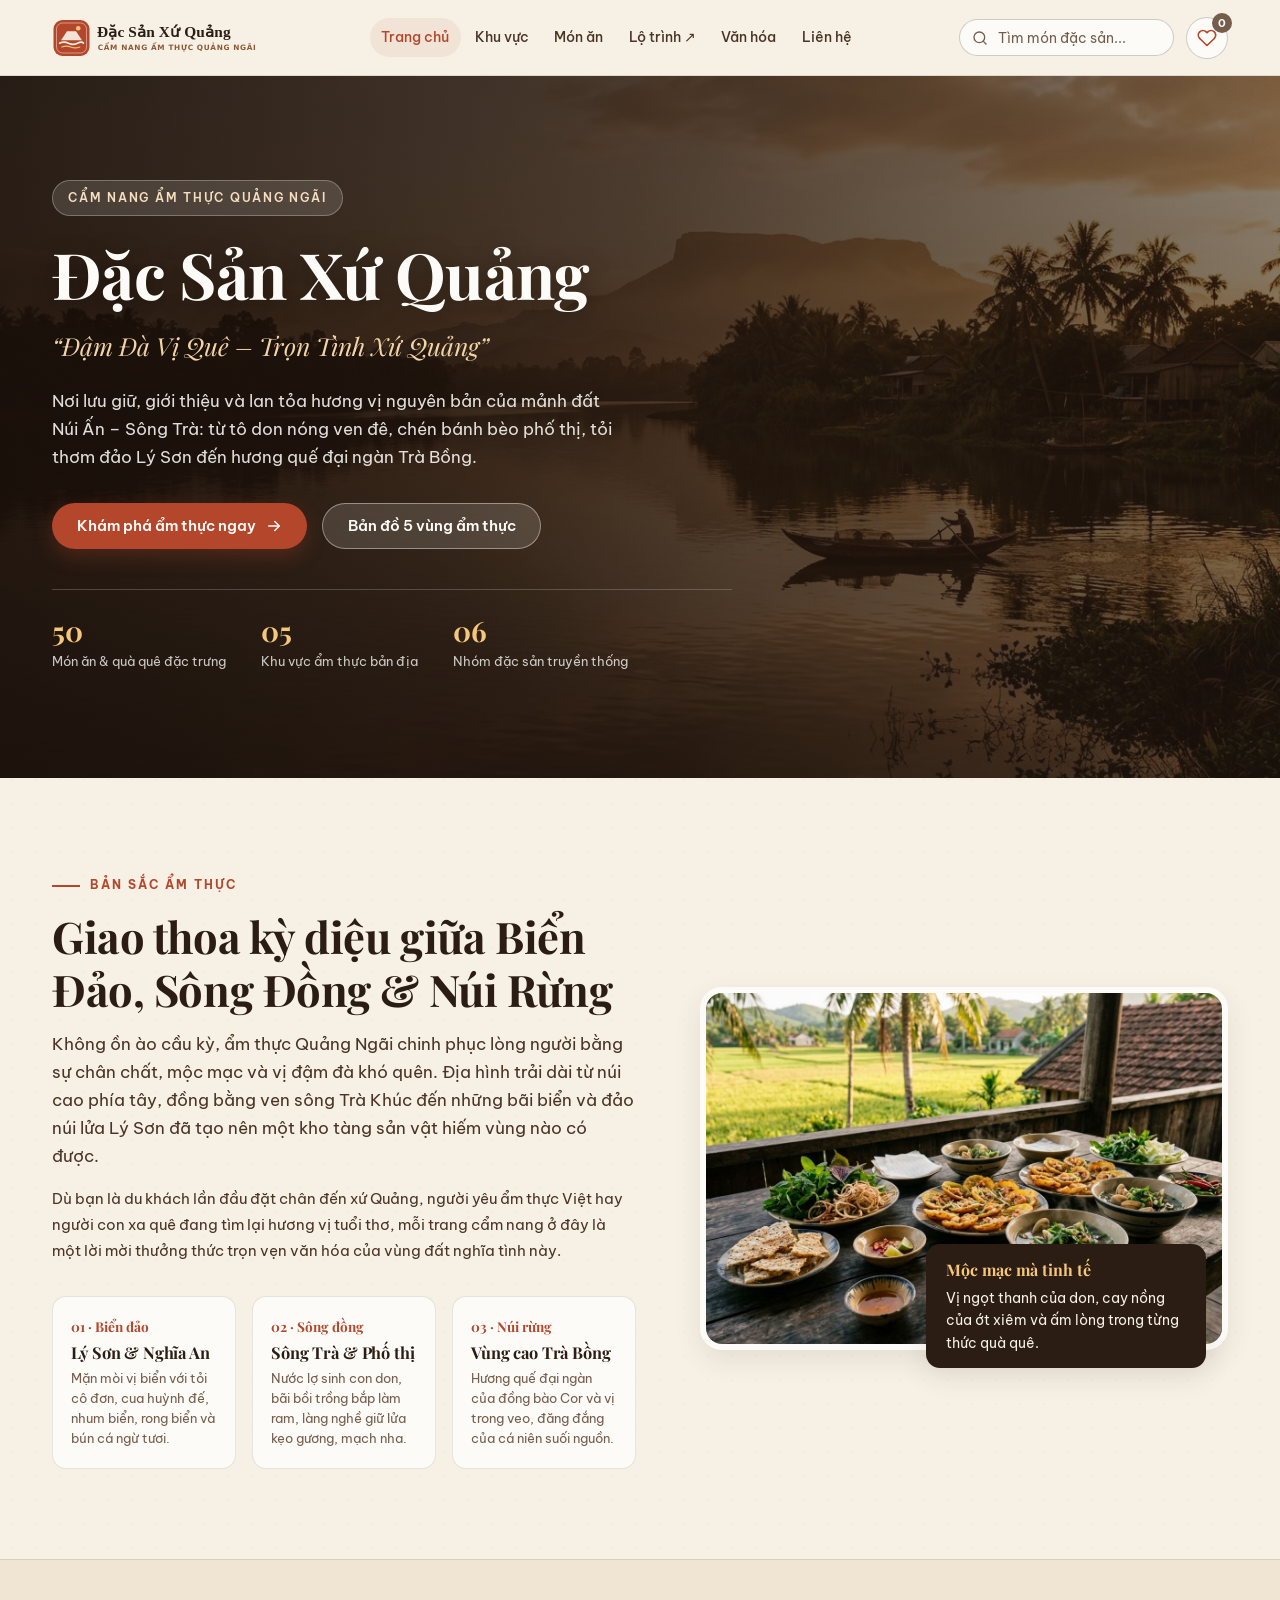
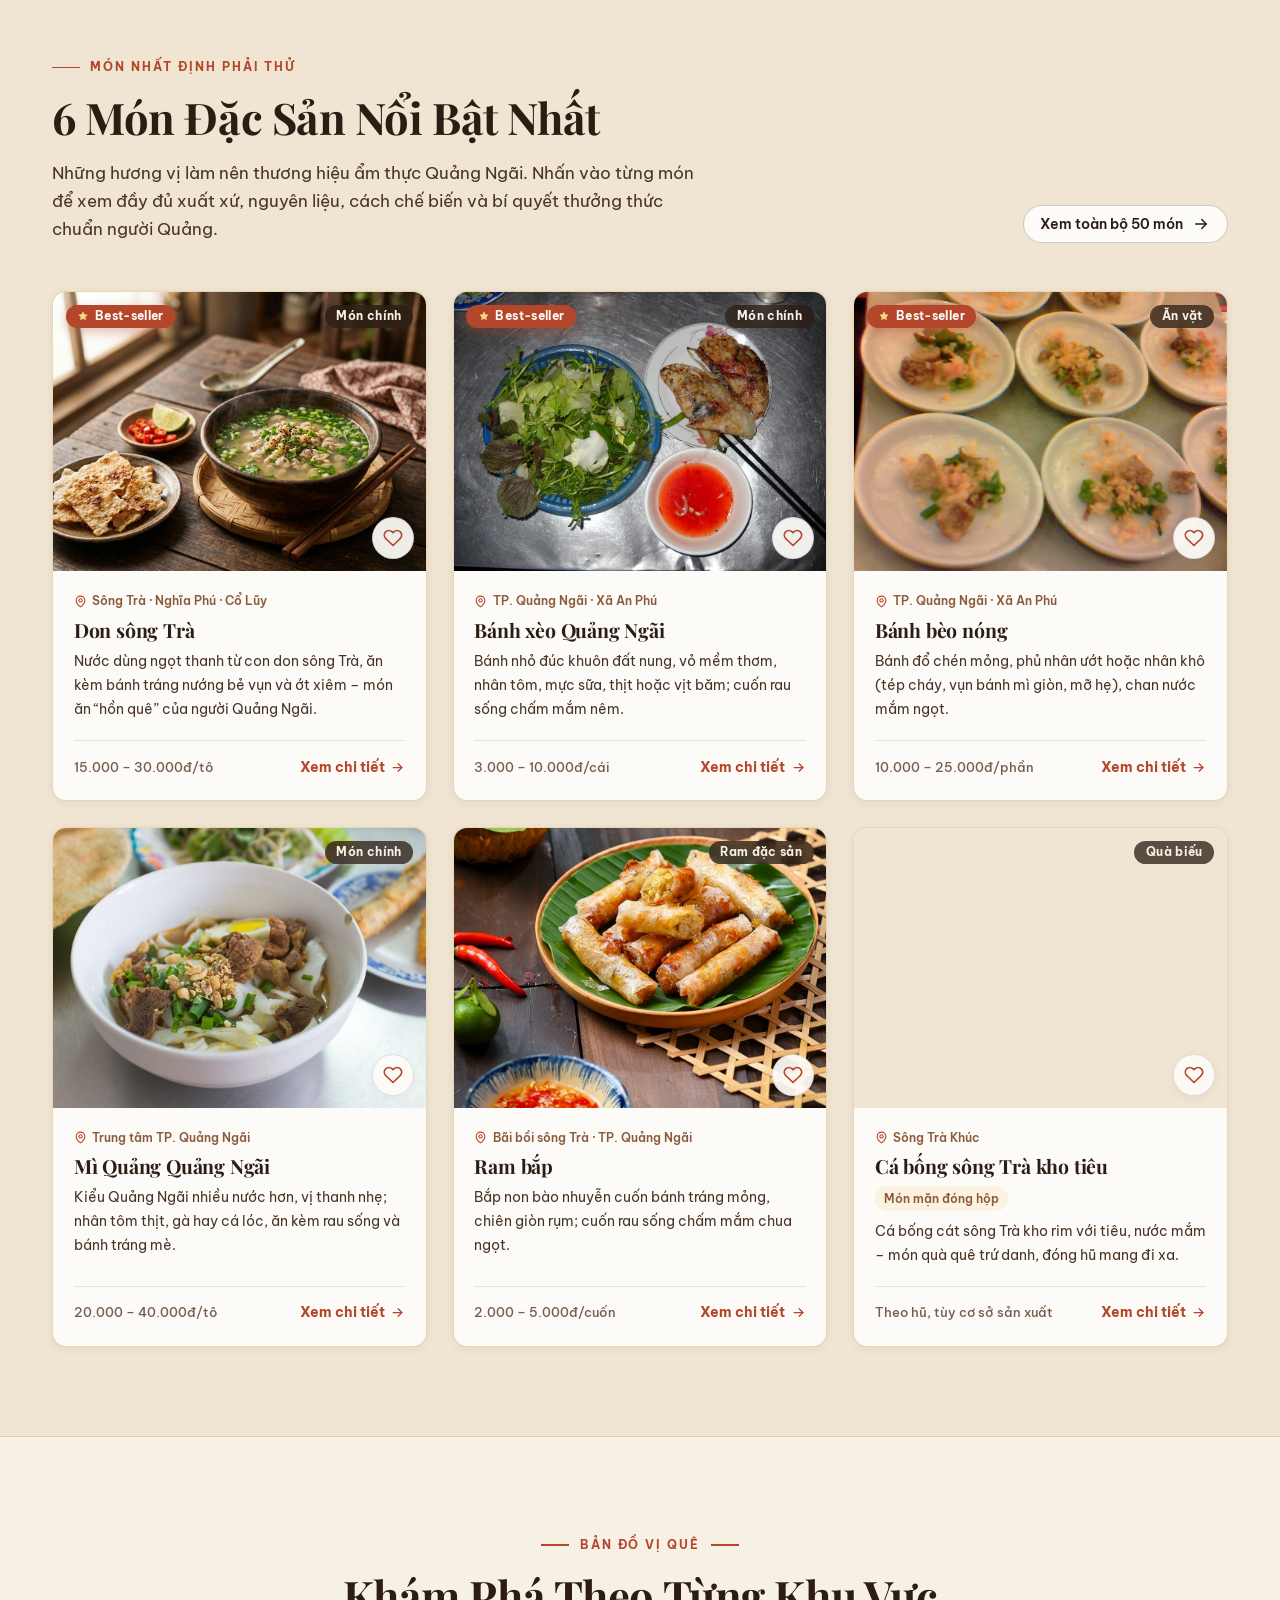
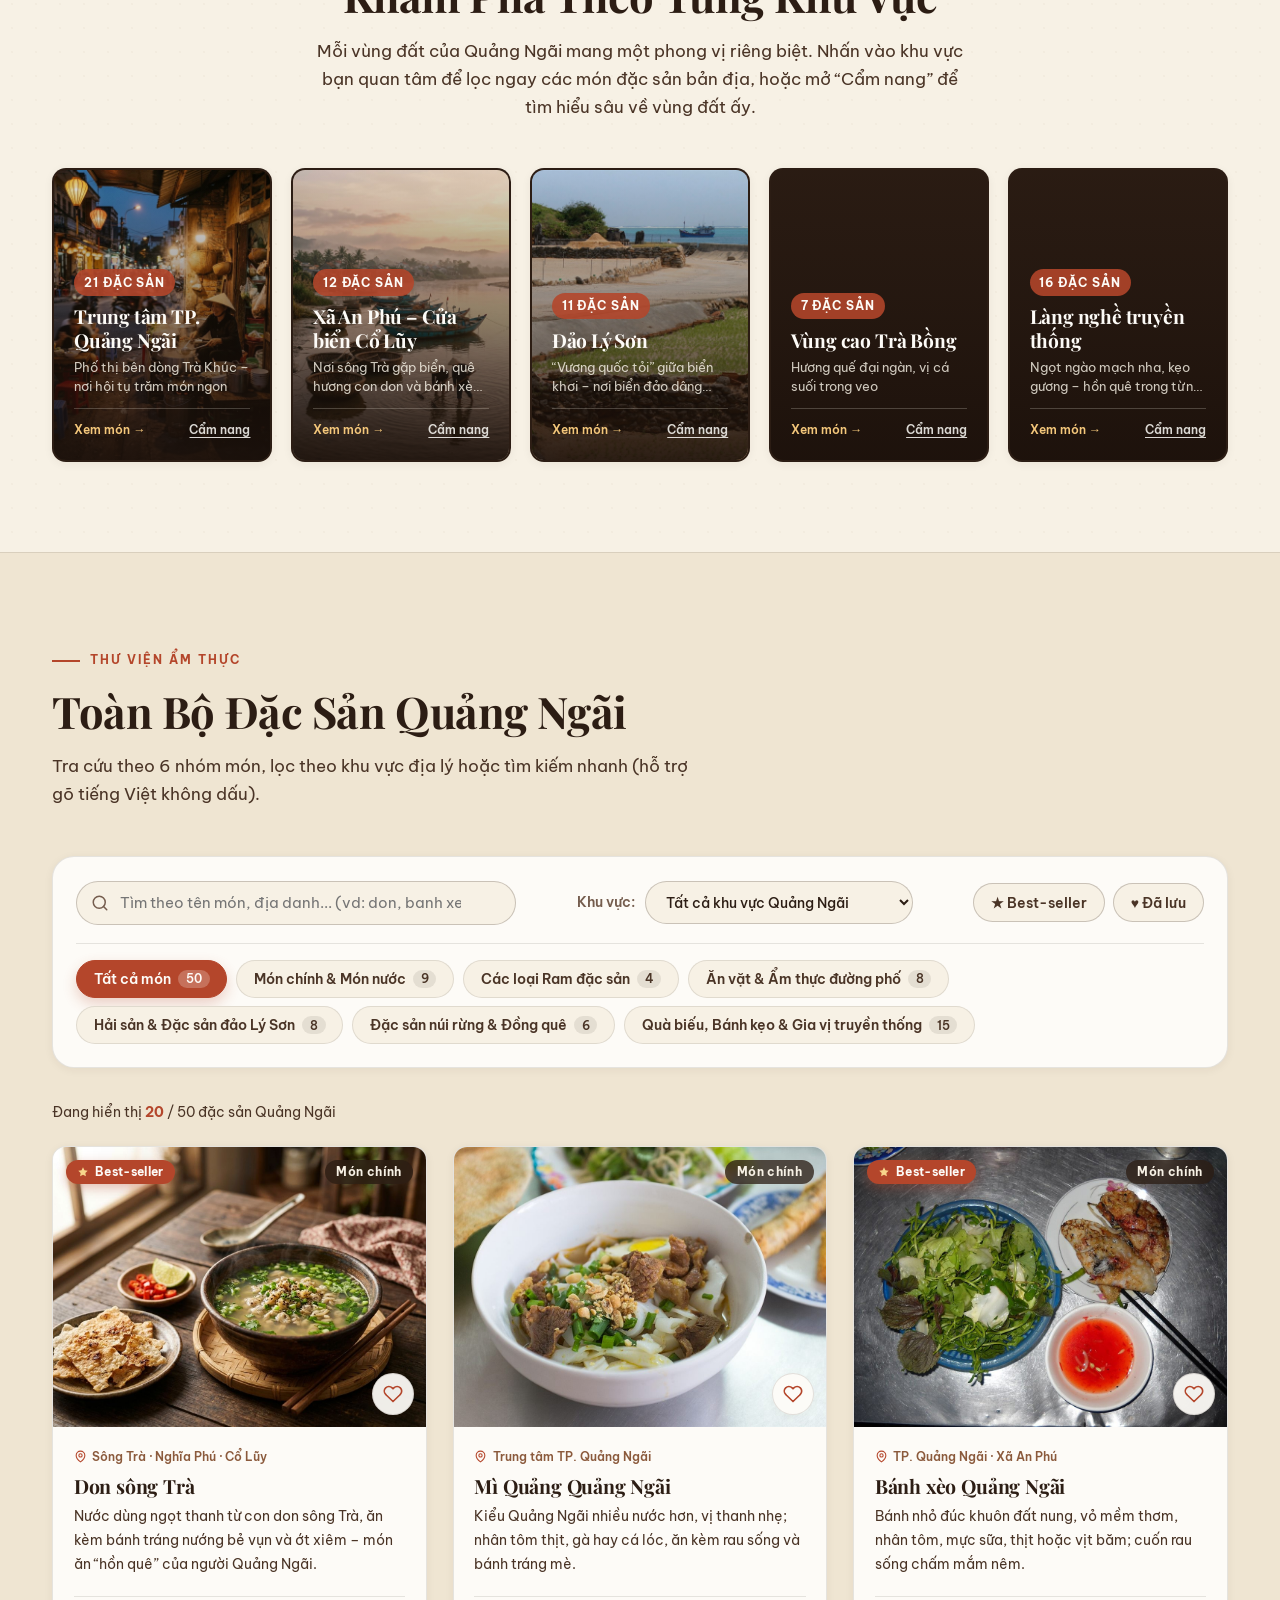
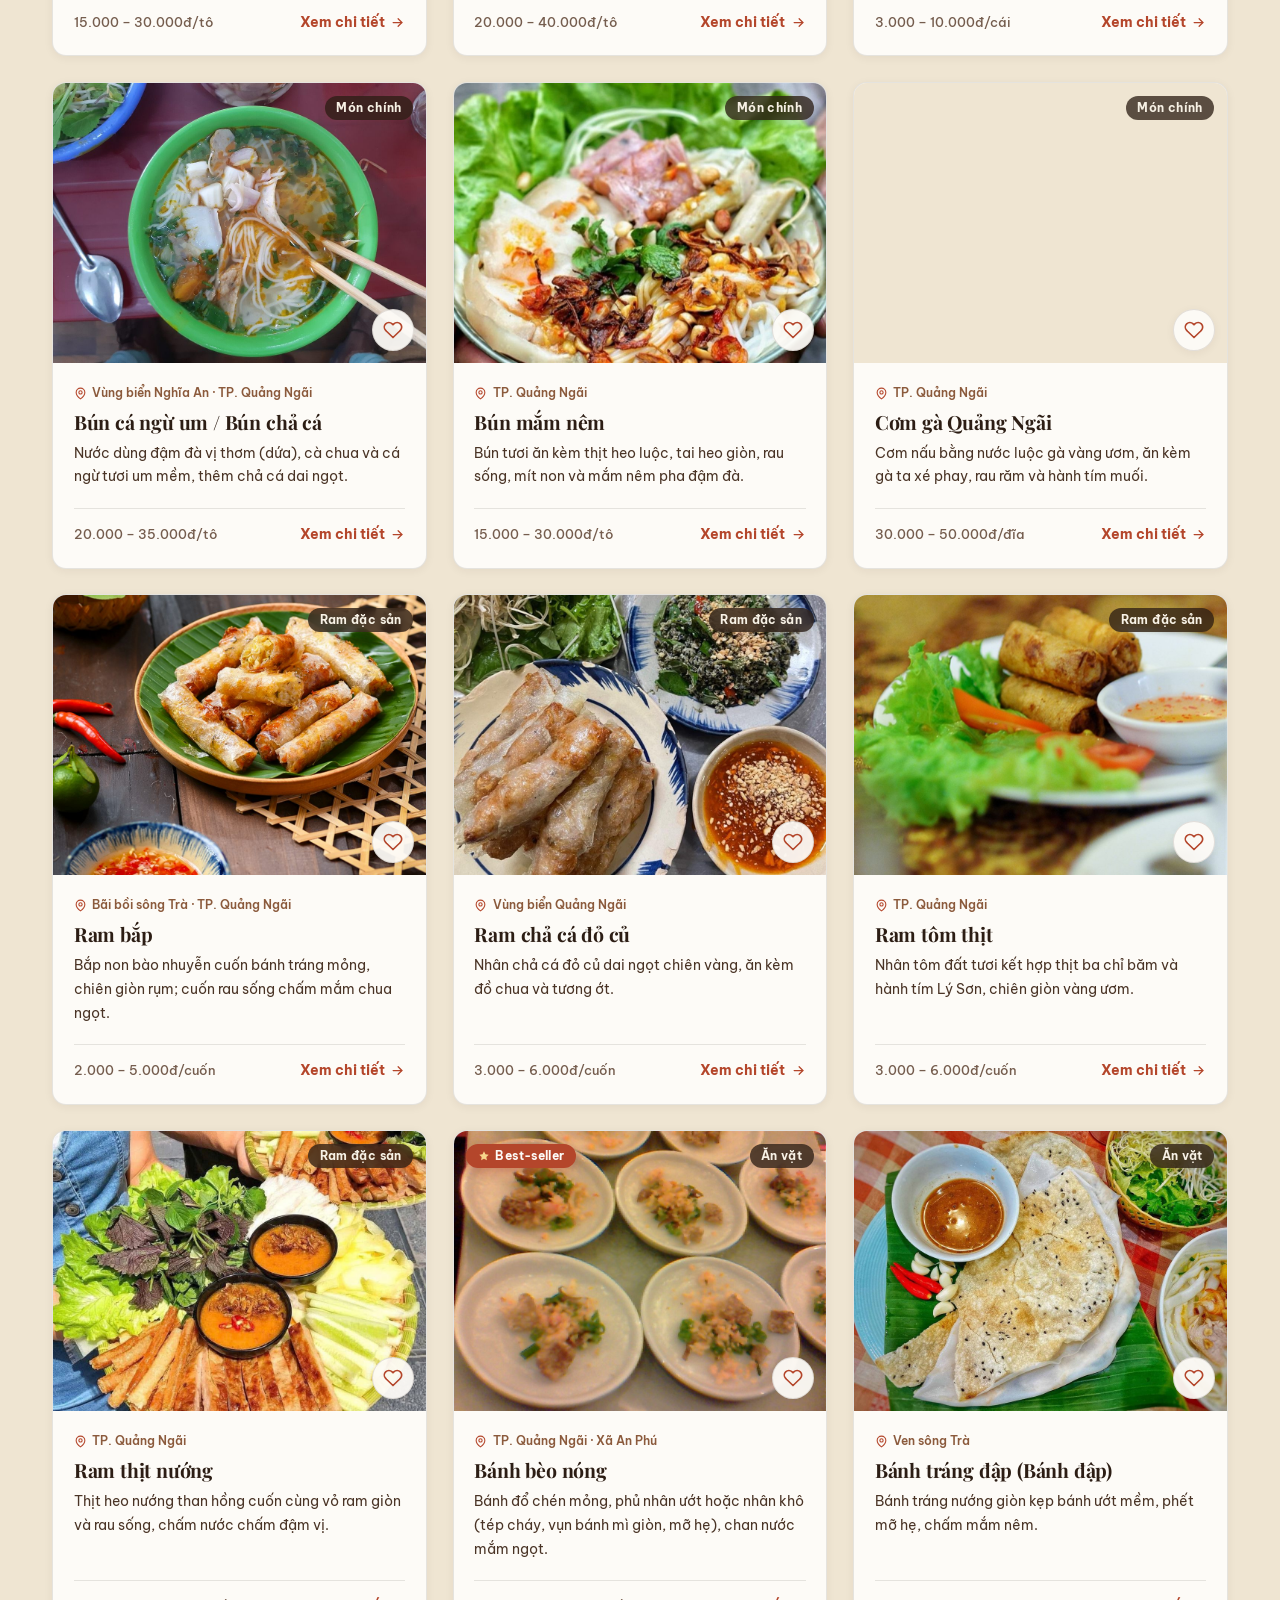
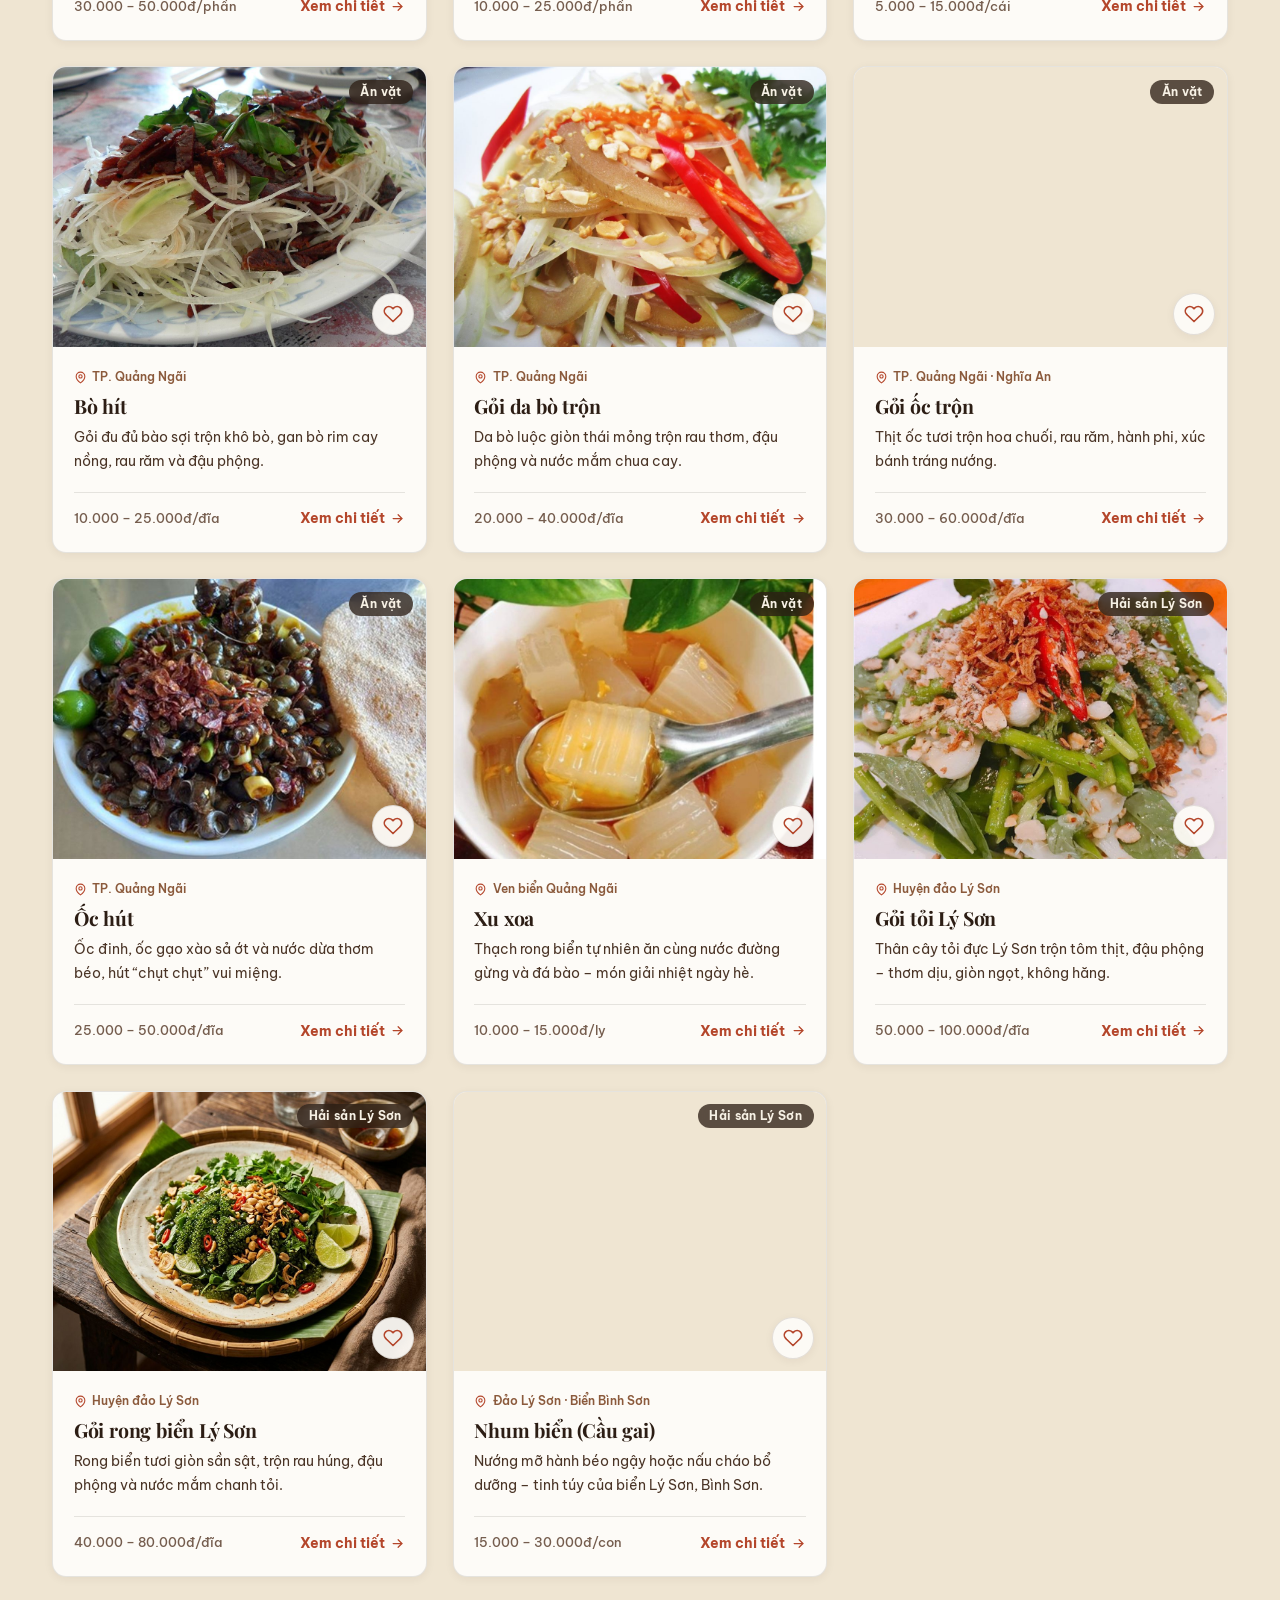
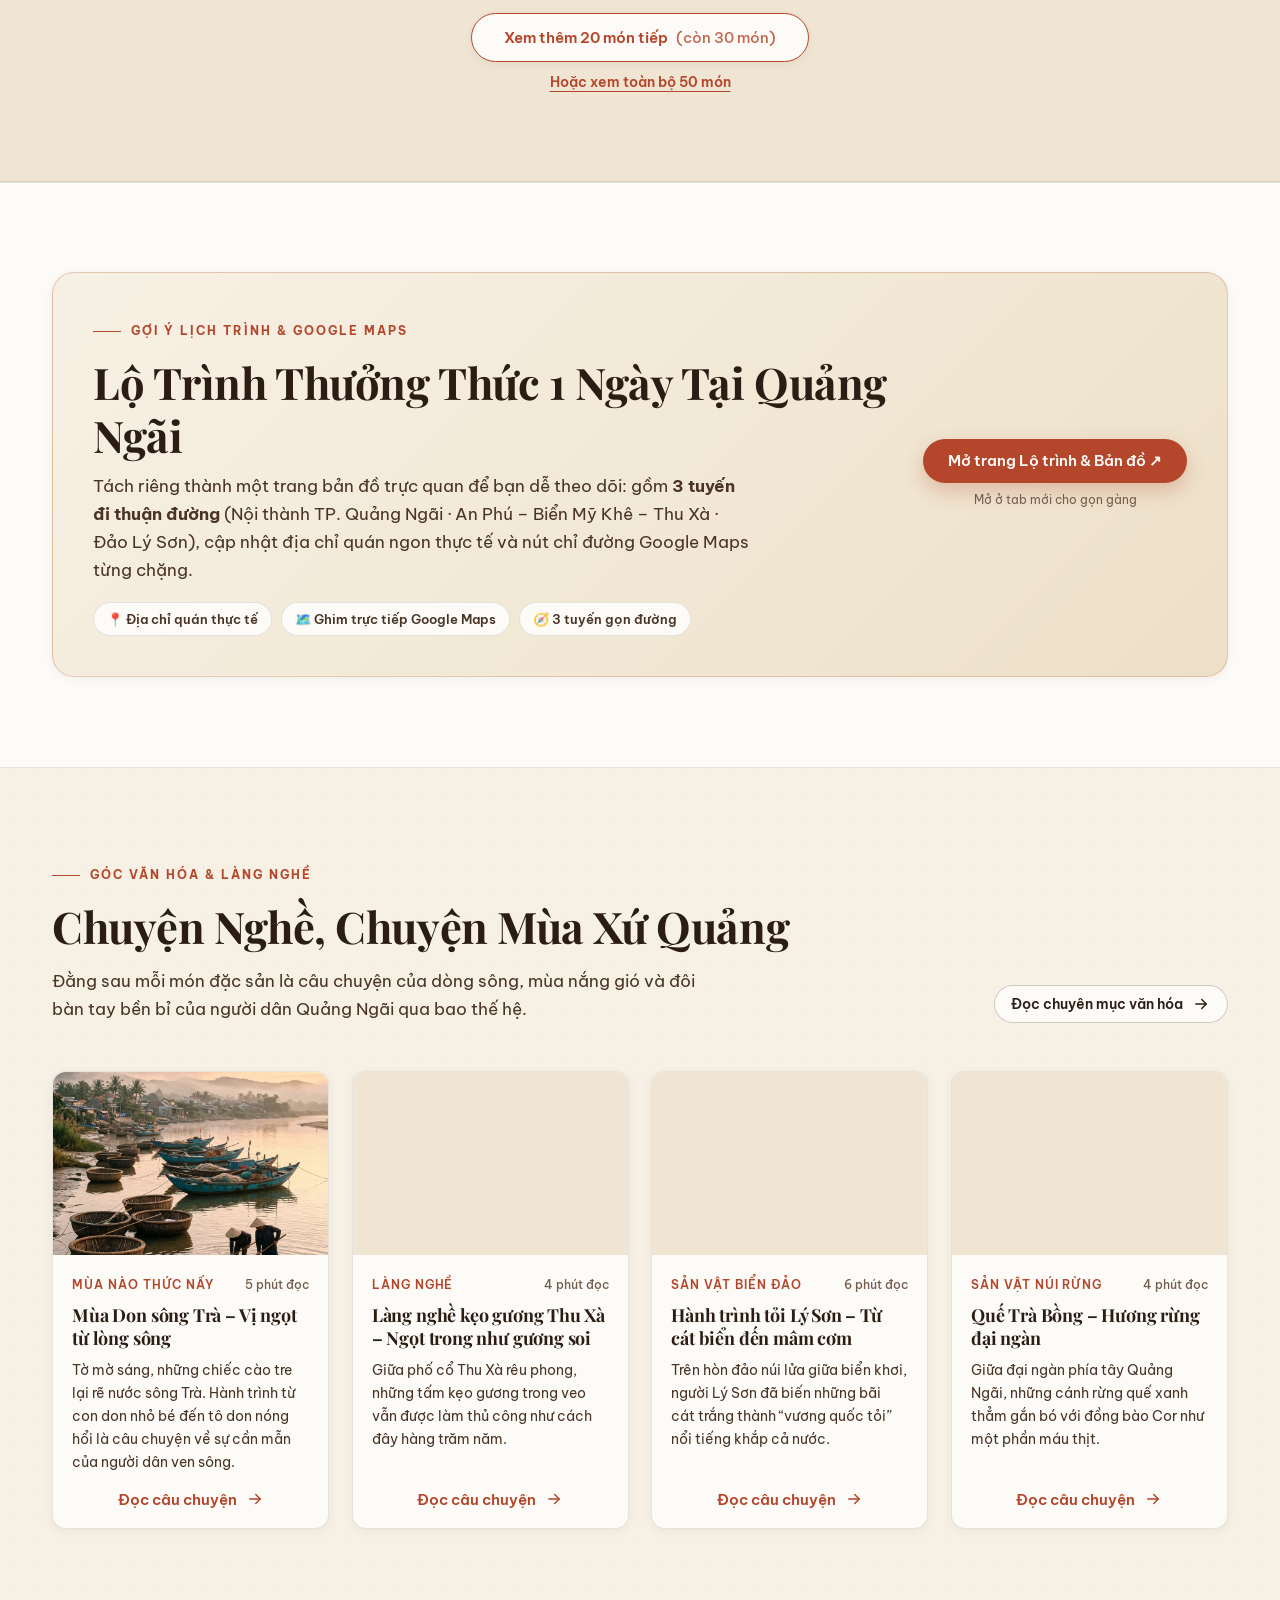
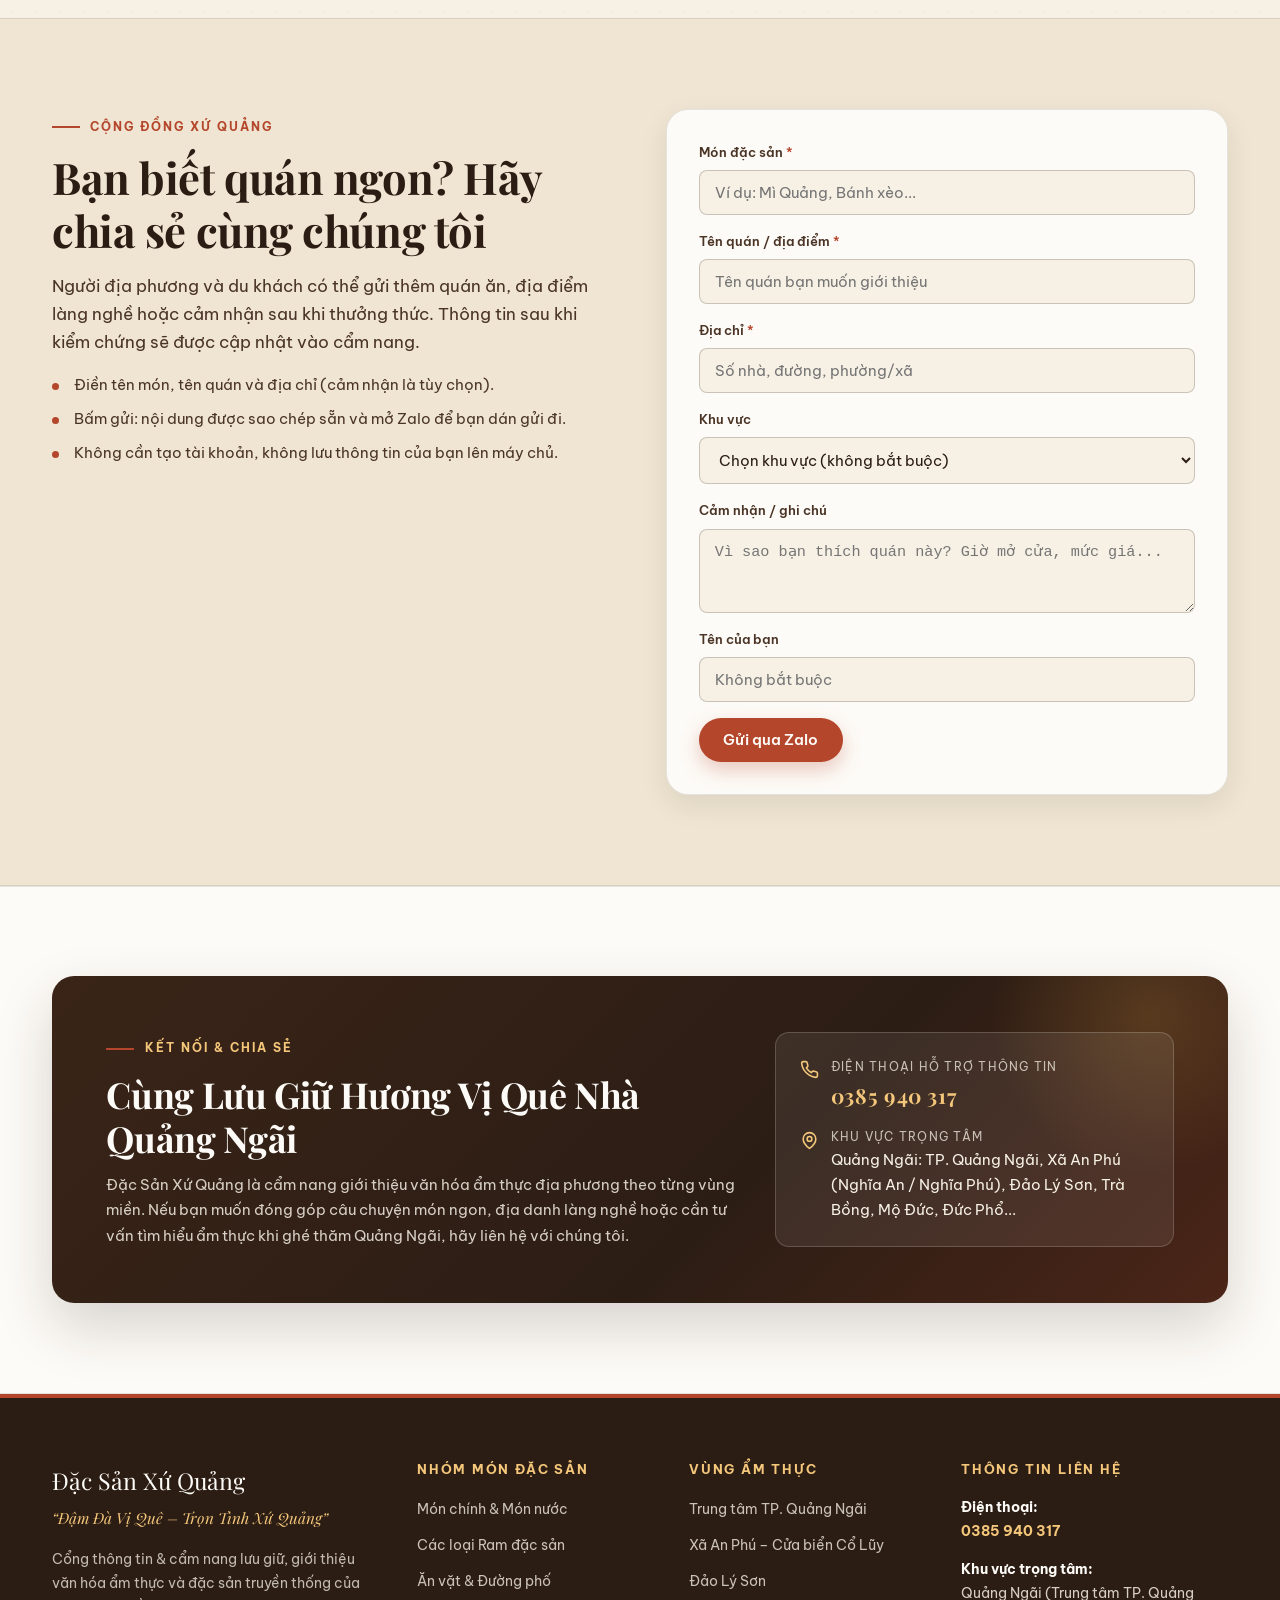
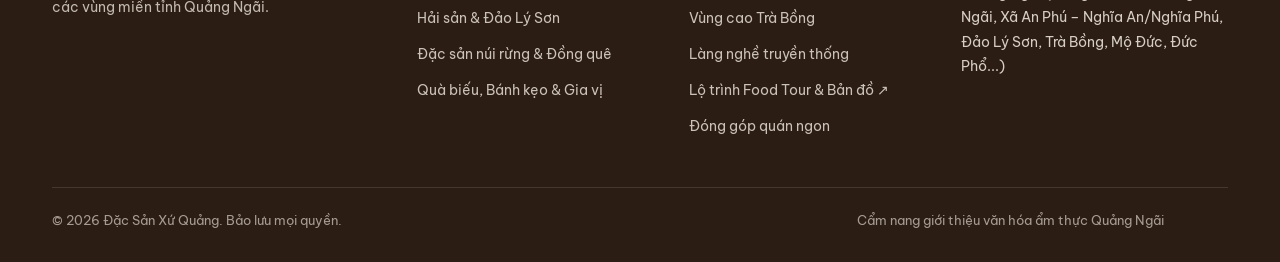
<file: index.html>
<!DOCTYPE html>
<html lang="vi">
<head>
  <meta charset="UTF-8">
  <meta name="viewport" content="width=device-width, initial-scale=1.0">
  <title>Đặc Sản Xứ Quảng – Đậm Đà Vị Quê, Trọn Tình Xứ Quảng</title>
  <meta name="description" content="Cổng thông tin & cẩm nang ẩm thực đặc sản Quảng Ngãi theo từng khu vực: từ Don sông Trà, Bánh xèo, Bánh bèo, Ram bắp đến Tỏi Lý Sơn, Quế Trà Bồng và Kẹo gương Thu Xà.">
  <link rel="icon" type="image/svg+xml" href="assets/icons/favicon.svg">
  <link rel="preconnect" href="https://fonts.googleapis.com">
  <link rel="preconnect" href="https://fonts.gstatic.com" crossorigin>
  <link href="https://fonts.googleapis.com/css2?family=Be+Vietnam+Pro:ital,wght@0,400;0,500;0,600;0,700;1,400&family=Playfair+Display:ital,wght@0,600;0,700;1,500;1,600&display=swap" rel="stylesheet">
  <link rel="preload" as="image" href="assets/images/banners/hero.jpg">
  <link rel="stylesheet" href="css/variables.css">
  <link rel="stylesheet" href="css/base.css">
  <link rel="stylesheet" href="css/layout.css">
  <link rel="stylesheet" href="css/components.css">
  <link rel="stylesheet" href="css/responsive.css">
</head>
<body data-page="home">
  <!-- ==================== HEADER ==================== -->
  <header class="site-header">
    <div class="container header-inner">
      <a href="#trang-chu" class="brand-logo" aria-label="Đặc Sản Xứ Quảng – Trang chủ">
        <img src="assets/images/logo.svg" alt="Đặc Sản Xứ Quảng" width="230" height="44">
      </a>

      <nav class="main-nav" id="main-nav" aria-label="Điều hướng chính">
        <a href="#trang-chu" class="is-active">Trang chủ</a>
        <a href="#khu-vuc">Khu vực</a>
        <a href="#thu-vien-mon">Món ăn</a>
        <a href="pages/lo-trinh.html" target="_blank" rel="noopener noreferrer">Lộ trình ↗</a>
        <a href="#van-hoa">Văn hóa</a>
        <a href="#lien-he">Liên hệ</a>
      </nav>

      <div class="header-actions">
        <form class="header-search" id="header-search-form" role="search">
          <svg class="header-search__icon" viewBox="0 0 24 24" fill="none" stroke="currentColor" stroke-width="2" stroke-linecap="round" stroke-linejoin="round" aria-hidden="true">
            <circle cx="11" cy="11" r="8"/><path d="m21 21-4.3-4.3"/>
          </svg>
          <label for="header-search-input" class="sr-only">Tìm nhanh món đặc sản</label>
          <input type="search" id="header-search-input" placeholder="Tìm món đặc sản..." autocomplete="off">
        </form>

        <button type="button" class="nav-toggle" id="nav-toggle" aria-label="Mở menu điều hướng" aria-expanded="false" aria-controls="main-nav">
          <svg width="22" height="22" viewBox="0 0 24 24" fill="none" stroke="currentColor" stroke-width="2" stroke-linecap="round">
            <path d="M4 6h16M4 12h16M4 18h16"/>
          </svg>
        </button>
      </div>
    </div>
  </header>

  <main>
    <!-- ==================== 1. HERO SECTION ==================== -->
    <section class="hero" id="trang-chu">
      <img class="hero__bg" src="assets/images/banners/hero.jpg" alt="Hoàng hôn trên dòng sông Trà Khúc và núi Thiên Ấn, Quảng Ngãi" onerror="this.style.display='none'">
      <div class="hero__overlay" aria-hidden="true"></div>

      <div class="container">
        <div class="hero__content">
          <span class="hero__badge">Cẩm nang ẩm thực Quảng Ngãi</span>
          <h1 class="hero__title">Đặc Sản Xứ Quảng</h1>
          <p class="hero__slogan">“Đậm Đà Vị Quê – Trọn Tình Xứ Quảng”</p>
          <p class="hero__desc">
            Nơi lưu giữ, giới thiệu và lan tỏa hương vị nguyên bản của mảnh đất Núi Ấn – Sông Trà:
            từ tô don nóng ven đê, chén bánh bèo phố thị, tỏi thơm đảo Lý Sơn đến hương quế đại ngàn Trà Bồng.
          </p>

          <div class="hero__actions">
            <a href="#thu-vien-mon" class="btn btn--primary">
              Khám phá ẩm thực ngay
              <svg viewBox="0 0 24 24" fill="none" stroke="currentColor" stroke-width="2" stroke-linecap="round" stroke-linejoin="round" aria-hidden="true">
                <path d="M5 12h14"/><path d="m13 6 6 6-6 6"/>
              </svg>
            </a>
            <a href="#khu-vuc" class="btn btn--ghost-light">Bản đồ 5 vùng ẩm thực</a>
          </div>

          <div class="hero__stats">
            <div>
              <span class="hero__stat-num">50</span>
              <span class="hero__stat-label">Món ăn &amp; quà quê đặc trưng</span>
            </div>
            <div>
              <span class="hero__stat-num">05</span>
              <span class="hero__stat-label">Khu vực ẩm thực bản địa</span>
            </div>
            <div>
              <span class="hero__stat-num">06</span>
              <span class="hero__stat-label">Nhóm đặc sản truyền thống</span>
            </div>
          </div>
        </div>
      </div>
    </section>

    <!-- ==================== 2. GIỚI THIỆU NGẮN ==================== -->
    <section class="section" id="gioi-thieu">
      <div class="container">
        <div class="intro-grid reveal">
          <div>
            <span class="section-eyebrow">Bản sắc ẩm thực</span>
            <h2 class="section-title">Giao thoa kỳ diệu giữa Biển Đảo, Sông Đồng &amp; Núi Rừng</h2>
            <p class="section-lead" style="margin-bottom: 1rem;">
              Không ồn ào cầu kỳ, ẩm thực Quảng Ngãi chinh phục lòng người bằng sự chân chất, mộc mạc và
              vị đậm đà khó quên. Địa hình trải dài từ núi cao phía tây, đồng bằng ven sông Trà Khúc đến
              những bãi biển và đảo núi lửa Lý Sơn đã tạo nên một kho tàng sản vật hiếm vùng nào có được.
            </p>
            <p style="color: var(--color-dark-soft); font-size: 0.96rem;">
              Dù bạn là du khách lần đầu đặt chân đến xứ Quảng, người yêu ẩm thực Việt hay người con xa quê
              đang tìm lại hương vị tuổi thơ, mỗi trang cẩm nang ở đây là một lời mời thưởng thức trọn vẹn
              văn hóa của vùng đất nghĩa tình này.
            </p>

            <div class="intro-pillars">
              <div class="intro-pillar">
                <div class="intro-pillar__num">01 · Biển đảo</div>
                <h3>Lý Sơn &amp; Nghĩa An</h3>
                <p>Mặn mòi vị biển với tỏi cô đơn, cua huỳnh đế, nhum biển, rong biển và bún cá ngừ tươi.</p>
              </div>
              <div class="intro-pillar">
                <div class="intro-pillar__num">02 · Sông đồng</div>
                <h3>Sông Trà &amp; Phố thị</h3>
                <p>Nước lợ sinh con don, bãi bồi trồng bắp làm ram, làng nghề giữ lửa kẹo gương, mạch nha.</p>
              </div>
              <div class="intro-pillar">
                <div class="intro-pillar__num">03 · Núi rừng</div>
                <h3>Vùng cao Trà Bồng</h3>
                <p>Hương quế đại ngàn của đồng bào Cor và vị trong veo, đăng đắng của cá niên suối nguồn.</p>
              </div>
            </div>
          </div>

          <div class="intro-media">
            <div class="intro-media__frame">
              <img src="assets/images/banners/song-tra-nui-an.jpg" alt="Mâm cơm đặc sản dân dã xứ Quảng" loading="lazy"
                   data-fallback-title="Hương Vị Núi Ấn – Sông Trà" data-fallback-sub="Giao thoa ba miền Quảng Ngãi" data-fallback-icon="bowl" onerror="XQ.onImgError(this)">
            </div>
            <div class="intro-media__caption">
              <strong>Mộc mạc mà tinh tế</strong>
              Vị ngọt thanh của don, cay nồng của ớt xiêm và ấm lòng trong từng thức quà quê.
            </div>
          </div>
        </div>
      </div>
    </section>

    <!-- ==================== 3. MÓN BEST-SELLER / NỔI BẬT ==================== -->
    <section class="section section--alt" id="noi-bat">
      <div class="container">
        <div class="section-header section-header--split reveal">
          <div>
            <span class="section-eyebrow">Món nhất định phải thử</span>
            <h2 class="section-title">6 Món Đặc Sản Nổi Bật Nhất</h2>
            <p class="section-lead">
              Những hương vị làm nên thương hiệu ẩm thực Quảng Ngãi. Nhấn vào từng món để xem đầy đủ xuất xứ,
              nguyên liệu, cách chế biến và bí quyết thưởng thức chuẩn người Quảng.
            </p>
          </div>
          <a href="#thu-vien-mon" class="btn btn--secondary btn--sm">
            Xem toàn bộ 50 món
            <svg viewBox="0 0 24 24" fill="none" stroke="currentColor" stroke-width="2" stroke-linecap="round" stroke-linejoin="round" aria-hidden="true">
              <path d="M5 12h14"/><path d="m13 6 6 6-6 6"/>
            </svg>
          </a>
        </div>

        <div class="bestseller-grid reveal" id="bestseller-grid"></div>
      </div>
    </section>

    <!-- ==================== 4. KHÁM PHÁ THEO KHU VỰC ==================== -->
    <section class="section" id="khu-vuc">
      <div class="container">
        <div class="section-header section-header--center reveal">
          <span class="section-eyebrow">Bản đồ vị quê</span>
          <h2 class="section-title">Khám Phá Theo Từng Khu Vực</h2>
          <p class="section-lead">
            Mỗi vùng đất của Quảng Ngãi mang một phong vị riêng biệt. Nhấn vào khu vực bạn quan tâm để
            lọc ngay các món đặc sản bản địa, hoặc mở “Cẩm nang” để tìm hiểu sâu về vùng đất ấy.
          </p>
        </div>

        <div class="regions-grid reveal" id="regions-grid"></div>
      </div>
    </section>

    <!-- ==================== 5. THƯ VIỆN ĐẶC SẢN (TOÀN BỘ MÓN ĂN) ==================== -->
    <section class="section section--alt" id="thu-vien-mon">
      <div class="container">
        <div class="section-header reveal">
          <span class="section-eyebrow">Thư viện ẩm thực</span>
          <h2 class="section-title">Toàn Bộ Đặc Sản Quảng Ngãi</h2>
          <p class="section-lead">
            Tra cứu theo 6 nhóm món, lọc theo khu vực địa lý hoặc tìm kiếm nhanh (hỗ trợ gõ tiếng Việt không dấu).
          </p>
        </div>

        <!-- Bộ lọc thông minh -->
        <div class="filter-panel reveal" aria-label="Bộ lọc và tìm kiếm món ăn">
          <div class="filter-top">
            <div class="search-box">
              <svg class="search-box__icon" viewBox="0 0 24 24" fill="none" stroke="currentColor" stroke-width="2" stroke-linecap="round" stroke-linejoin="round" aria-hidden="true">
                <circle cx="11" cy="11" r="8"/><path d="m21 21-4.3-4.3"/>
              </svg>
              <label for="dish-search" class="sr-only">Tìm món đặc sản theo tên hoặc nguyên liệu</label>
              <input type="search" id="dish-search" placeholder="Tìm theo tên món, địa danh... (vd: don, banh xeo, toi ly son)" autocomplete="off">
              <button type="button" class="search-box__clear" id="dish-search-clear" aria-label="Xóa từ khóa tìm kiếm">&times;</button>
            </div>

            <div class="region-select-wrap">
              <label for="region-filter">Khu vực:</label>
              <select id="region-filter" class="region-select"></select>
            </div>

            <div class="quick-chips" role="group" aria-label="Lọc nhanh">
              <button type="button" class="quick-chip" id="quick-best" aria-pressed="false">★ Best-seller</button>
              <button type="button" class="quick-chip" id="quick-saved" aria-pressed="false">♥ Đã lưu</button>
            </div>
          </div>

          <div class="category-tabs" id="category-tabs" role="tablist" aria-label="Lọc theo nhóm món"></div>
        </div>

        <!-- Thanh trạng thái lọc -->
        <div class="filter-status">
          <div id="filter-count"></div>
          <div class="filter-chips" id="filter-chips"></div>
        </div>

        <!-- Lưới món ăn -->
        <div class="dishes-grid" id="dishes-grid"></div>
        <!-- Nút Xem thêm 20 món / Xem toàn bộ -->
        <div class="load-more-wrap" id="dishes-load-more"></div>
      </div>
    </section>

    <!-- ==================== 5B. THẺ MỜI MỞ TRANG LỘ TRÌNH FOOD TOUR (TAB RIÊNG) ==================== -->
    <section class="section section--ivory" id="food-tour">
      <div class="container">
        <div class="foodtour-teaser reveal">
          <div class="foodtour-teaser__content">
            <span class="section-eyebrow">Gợi ý lịch trình &amp; Google Maps</span>
            <h2 class="section-title" style="margin-bottom:0.65rem;">Lộ Trình Thưởng Thức 1 Ngày Tại Quảng Ngãi</h2>
            <p class="section-lead" style="margin-bottom:1.1rem;">
              Tách riêng thành một trang bản đồ trực quan để bạn dễ theo dõi: gồm <strong>3 tuyến đi thuận đường</strong>
              (Nội thành TP. Quảng Ngãi · An Phú – Biển Mỹ Khê – Thu Xà · Đảo Lý Sơn), cập nhật địa chỉ quán ngon thực tế và nút chỉ đường Google Maps từng chặng.
            </p>
            <div class="foodtour-teaser__pills">
              <span>📍 Địa chỉ quán thực tế</span>
              <span>🗺️ Ghim trực tiếp Google Maps</span>
              <span>🧭 3 tuyến gọn đường</span>
            </div>
          </div>
          <div class="foodtour-teaser__cta">
            <a href="pages/lo-trinh.html" target="_blank" rel="noopener noreferrer" class="btn btn--primary">
              Mở trang Lộ trình &amp; Bản đồ ↗
            </a>
            <span class="foodtour-teaser__hint">Mở ở tab mới cho gọn gàng</span>
          </div>
        </div>
      </div>
    </section>

    <!-- ==================== 6. GÓC VĂN HÓA & LÀNG NGHỀ ==================== -->
    <section class="section" id="van-hoa">
      <div class="container">
        <div class="section-header section-header--split reveal">
          <div>
            <span class="section-eyebrow">Góc văn hóa &amp; làng nghề</span>
            <h2 class="section-title">Chuyện Nghề, Chuyện Mùa Xứ Quảng</h2>
            <p class="section-lead">
              Đằng sau mỗi món đặc sản là câu chuyện của dòng sông, mùa nắng gió và đôi bàn tay bền bỉ
              của người dân Quảng Ngãi qua bao thế hệ.
            </p>
          </div>
          <a href="pages/bai-viet.html?id=mua-don-song-tra" class="btn btn--secondary btn--sm">
            Đọc chuyên mục văn hóa
            <svg viewBox="0 0 24 24" fill="none" stroke="currentColor" stroke-width="2" stroke-linecap="round" stroke-linejoin="round" aria-hidden="true">
              <path d="M5 12h14"/><path d="m13 6 6 6-6 6"/>
            </svg>
          </a>
        </div>

        <div class="stories-grid reveal" id="stories-grid"></div>
      </div>
    </section>

    <!-- ==================== 6B. ĐÓNG GÓP QUÁN NGON ==================== -->
    <section class="section section--alt" id="dong-gop">
      <div class="container">
        <div class="contribute-grid">
          <div class="reveal">
            <span class="section-eyebrow">Cộng đồng xứ Quảng</span>
            <h2 class="section-title">Bạn biết quán ngon? Hãy chia sẻ cùng chúng tôi</h2>
            <p class="section-lead" style="margin-bottom:1.1rem;">
              Người địa phương và du khách có thể gửi thêm quán ăn, địa điểm làng nghề hoặc cảm nhận sau khi thưởng thức.
              Thông tin sau khi kiểm chứng sẽ được cập nhật vào cẩm nang.
            </p>
            <ul class="dish-list">
              <li>Điền tên món, tên quán và địa chỉ (cảm nhận là tùy chọn).</li>
              <li>Bấm gửi: nội dung được sao chép sẵn và mở Zalo để bạn dán gửi đi.</li>
              <li>Không cần tạo tài khoản, không lưu thông tin của bạn lên máy chủ.</li>
            </ul>
          </div>

          <form class="contribute-card reveal" id="contribute-form" novalidate>
            <div class="form-row">
              <label for="contrib-dish">Món đặc sản <span class="req">*</span></label>
              <input type="text" id="contrib-dish" placeholder="Ví dụ: Mì Quảng, Bánh xèo..." autocomplete="off">
            </div>
            <div class="form-row">
              <label for="contrib-place">Tên quán / địa điểm <span class="req">*</span></label>
              <input type="text" id="contrib-place" placeholder="Tên quán bạn muốn giới thiệu" autocomplete="off">
            </div>
            <div class="form-row">
              <label for="contrib-address">Địa chỉ <span class="req">*</span></label>
              <input type="text" id="contrib-address" placeholder="Số nhà, đường, phường/xã" autocomplete="street-address">
            </div>
            <div class="form-row">
              <label for="contrib-region">Khu vực</label>
              <select id="contrib-region"></select>
            </div>
            <div class="form-row">
              <label for="contrib-note">Cảm nhận / ghi chú</label>
              <textarea id="contrib-note" rows="3" placeholder="Vì sao bạn thích quán này? Giờ mở cửa, mức giá..."></textarea>
            </div>
            <div class="form-row">
              <label for="contrib-sender">Tên của bạn</label>
              <input type="text" id="contrib-sender" placeholder="Không bắt buộc" autocomplete="name">
            </div>
            <div class="form-actions">
              <button type="submit" class="btn btn--primary">Gửi qua Zalo</button>
              <button type="button" class="btn btn--secondary" id="contrib-email-btn">Gửi qua Email</button>
            </div>
            <p class="contribute-msg" id="contribute-msg" role="status" aria-live="polite"></p>
          </form>
        </div>
      </div>
    </section>

    <!-- ==================== 7. LIÊN HỆ & GÓP Ý ==================== -->
    <section class="section section--ivory" id="lien-he">
      <div class="container">
        <div class="contact-strip reveal">
          <div>
            <span class="section-eyebrow" style="color:#f4c77b;">Kết nối &amp; chia sẻ</span>
            <h2>Cùng Lưu Giữ Hương Vị Quê Nhà Quảng Ngãi</h2>
            <p>
              Đặc Sản Xứ Quảng là cẩm nang giới thiệu văn hóa ẩm thực địa phương theo từng vùng miền.
              Nếu bạn muốn đóng góp câu chuyện món ngon, địa danh làng nghề hoặc cần tư vấn tìm hiểu
              ẩm thực khi ghé thăm Quảng Ngãi, hãy liên hệ với chúng tôi.
            </p>
          </div>

          <div class="contact-strip__box">
            <div class="contact-strip__row">
              <svg viewBox="0 0 24 24" fill="none" stroke="currentColor" stroke-width="2" stroke-linecap="round" stroke-linejoin="round" aria-hidden="true">
                <path d="M22 16.92v3a2 2 0 0 1-2.18 2 19.79 19.79 0 0 1-8.63-3.07 19.5 19.5 0 0 1-6-6 19.79 19.79 0 0 1-3.07-8.67A2 2 0 0 1 4.11 2h3a2 2 0 0 1 2 1.72 12.84 12.84 0 0 0 .7 2.81 2 2 0 0 1-.45 2.11L8.09 9.91a16 16 0 0 0 6 6l1.27-1.27a2 2 0 0 1 2.11-.45 12.84 12.84 0 0 0 2.81.7A2 2 0 0 1 22 16.92z"/>
              </svg>
              <div>
                <div style="font-size:0.78rem;text-transform:uppercase;letter-spacing:0.1em;opacity:0.75;">Điện thoại hỗ trợ thông tin</div>
                <a href="tel:0385940317" class="contact-strip__phone">0385 940 317</a>
              </div>
            </div>

            <div class="contact-strip__row">
              <svg viewBox="0 0 24 24" fill="none" stroke="currentColor" stroke-width="2" stroke-linecap="round" stroke-linejoin="round" aria-hidden="true">
                <path d="M20 10c0 6-8 12-8 12s-8-6-8-12a8 8 0 1 1 16 0Z"/><circle cx="12" cy="10" r="3"/>
              </svg>
              <div>
                <div style="font-size:0.78rem;text-transform:uppercase;letter-spacing:0.1em;opacity:0.75;">Khu vực trọng tâm</div>
                <div>Quảng Ngãi: TP. Quảng Ngãi, Xã An Phú (Nghĩa An / Nghĩa Phú), Đảo Lý Sơn, Trà Bồng, Mộ Đức, Đức Phổ...</div>
              </div>
            </div>
          </div>
        </div>
      </div>
    </section>
  </main>

  <!-- ==================== FOOTER ==================== -->
  <footer class="site-footer">
    <div class="container">
      <div class="footer-grid">
        <div class="footer-brand">
          <div class="footer-brand__title">Đặc Sản Xứ Quảng</div>
          <div class="footer-brand__slogan">“Đậm Đà Vị Quê – Trọn Tình Xứ Quảng”</div>
          <p>
            Cổng thông tin &amp; cẩm nang lưu giữ, giới thiệu văn hóa ẩm thực và đặc sản truyền thống
            của các vùng miền tỉnh Quảng Ngãi.
          </p>
        </div>

        <div>
          <h3 class="footer-heading">Nhóm món đặc sản</h3>
          <ul class="footer-links">
            <li><a href="#thu-vien-mon" data-footer-cat="mon-chinh">Món chính &amp; Món nước</a></li>
            <li><a href="#thu-vien-mon" data-footer-cat="ram">Các loại Ram đặc sản</a></li>
            <li><a href="#thu-vien-mon" data-footer-cat="an-vat">Ăn vặt &amp; Đường phố</a></li>
            <li><a href="#thu-vien-mon" data-footer-cat="hai-san">Hải sản &amp; Đảo Lý Sơn</a></li>
            <li><a href="#thu-vien-mon" data-footer-cat="nui-rung">Đặc sản núi rừng &amp; Đồng quê</a></li>
            <li><a href="#thu-vien-mon" data-footer-cat="qua-bieu">Quà biếu, Bánh kẹo &amp; Gia vị</a></li>
          </ul>
        </div>

        <div>
          <h3 class="footer-heading">Vùng ẩm thực</h3>
          <ul class="footer-links">
            <li><a href="pages/khu-vuc.html?id=tp-quang-ngai">Trung tâm TP. Quảng Ngãi</a></li>
            <li><a href="pages/khu-vuc.html?id=an-phu-co-luy">Xã An Phú – Cửa biển Cổ Lũy</a></li>
            <li><a href="pages/khu-vuc.html?id=ly-son">Đảo Lý Sơn</a></li>
            <li><a href="pages/khu-vuc.html?id=tra-bong">Vùng cao Trà Bồng</a></li>
            <li><a href="pages/khu-vuc.html?id=lang-nghe">Làng nghề truyền thống</a></li>
            <li><a href="pages/lo-trinh.html" target="_blank" rel="noopener noreferrer">Lộ trình Food Tour &amp; Bản đồ ↗</a></li>
            <li><a href="#dong-gop">Đóng góp quán ngon</a></li>
          </ul>
        </div>

        <div>
          <h3 class="footer-heading">Thông tin liên hệ</h3>
          <div class="footer-contact-list">
            <div>
              <strong>Điện thoại:</strong><br>
              <a href="tel:0385940317" style="color:#f4c77b;font-weight:700;">0385 940 317</a>
            </div>
            <div>
              <strong>Khu vực trọng tâm:</strong><br>
              Quảng Ngãi (Trung tâm TP. Quảng Ngãi, Xã An Phú – Nghĩa An/Nghĩa Phú, Đảo Lý Sơn, Trà Bồng, Mộ Đức, Đức Phổ...)
            </div>
          </div>
        </div>
      </div>

      <div class="footer-bottom">
        <span>&copy; 2026 Đặc Sản Xứ Quảng. Bảo lưu mọi quyền.</span>
        <span>Cẩm nang giới thiệu văn hóa ẩm thực Quảng Ngãi</span>
      </div>
    </div>
  </footer>

  <!-- Nút về đầu trang -->
  <button type="button" class="back-to-top" id="back-to-top" aria-label="Về đầu trang">
    <svg width="20" height="20" viewBox="0 0 24 24" fill="none" stroke="currentColor" stroke-width="2.2" stroke-linecap="round" stroke-linejoin="round">
      <path d="m18 15-6-6-6 6"/>
    </svg>
  </button>

  <!-- Dữ liệu & Module xử lý -->
  <script src="js/data/categories.js"></script>
  <script src="js/data/regions.js"></script>
  <script src="js/data/dishes.js"></script>
  <script src="js/data/stories.js"></script>
  <script src="js/data/shops.js"></script>
  <script src="js/modules/render.js"></script>
  <script src="js/modules/filter.js"></script>
  <script src="js/modules/favorites.js"></script>
  <script src="js/modules/modal.js"></script>
  <script src="js/main.js"></script>
</body>
</html>
</file>
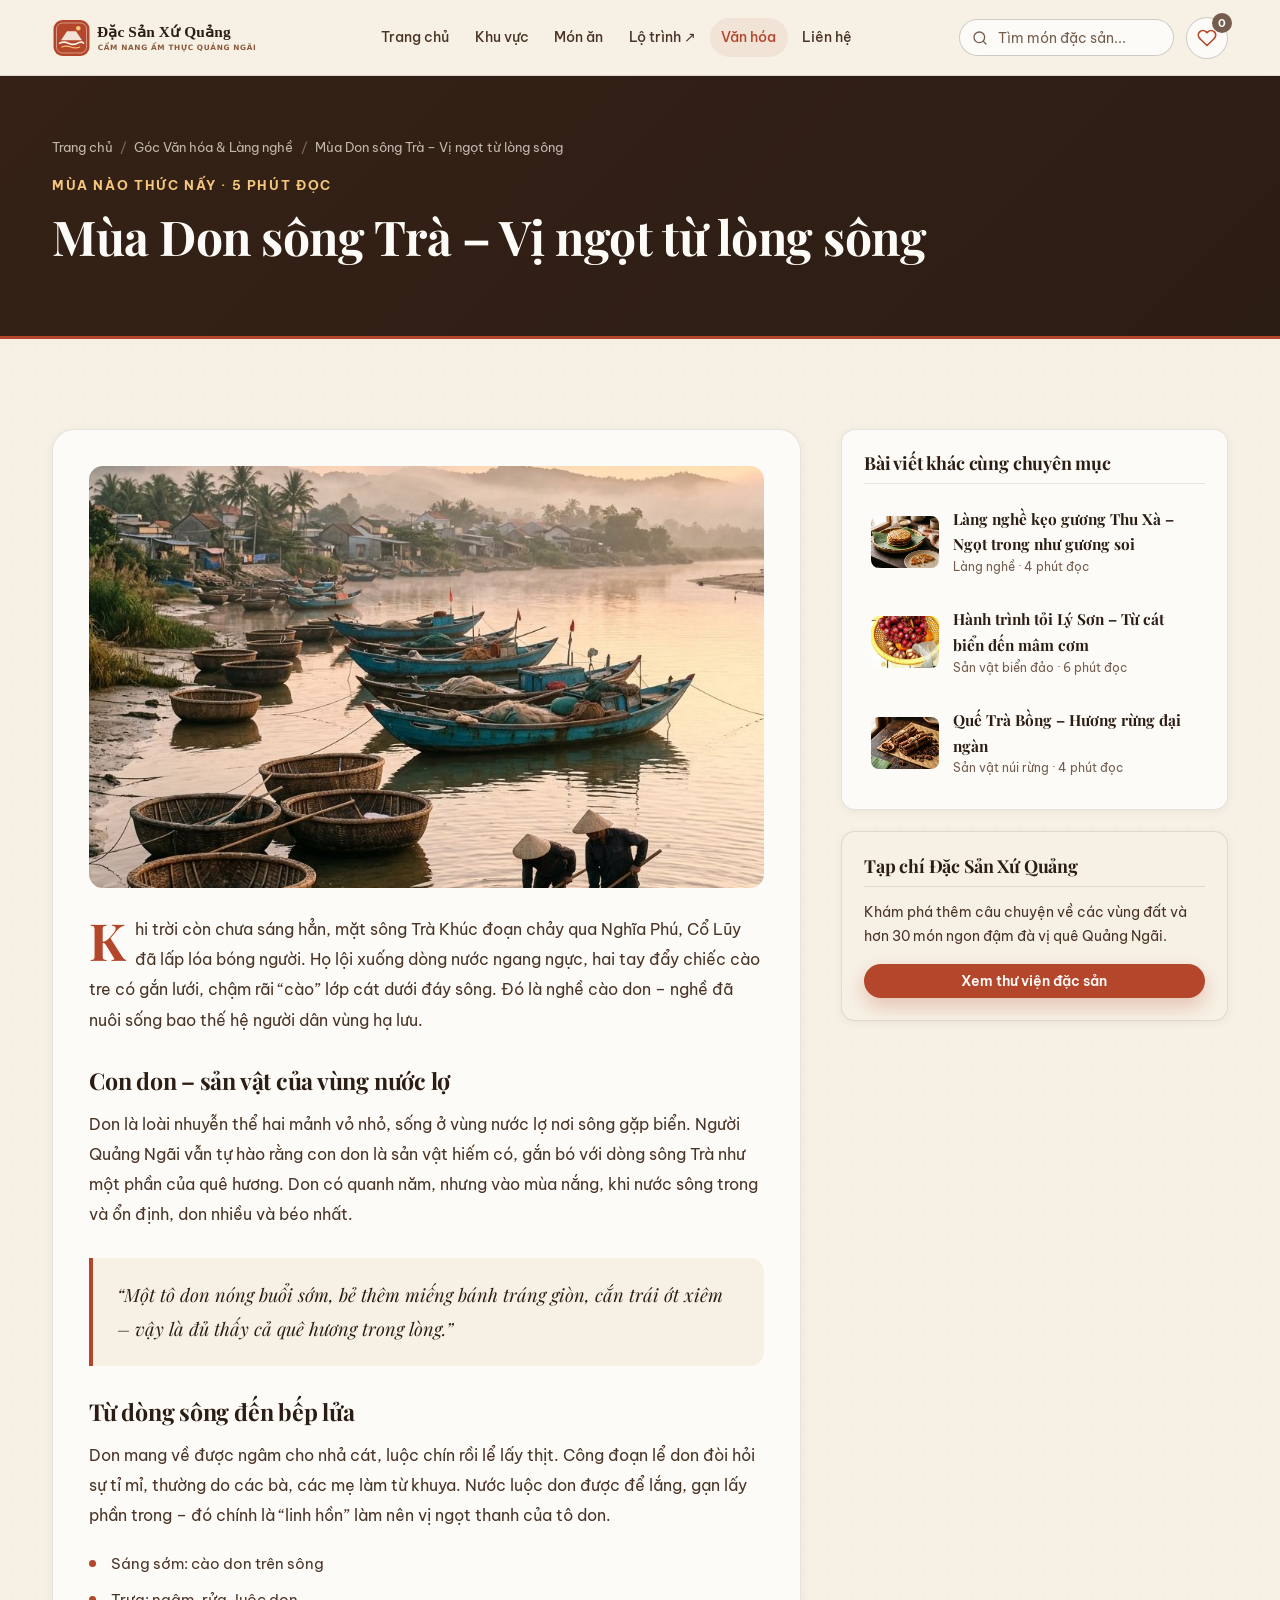
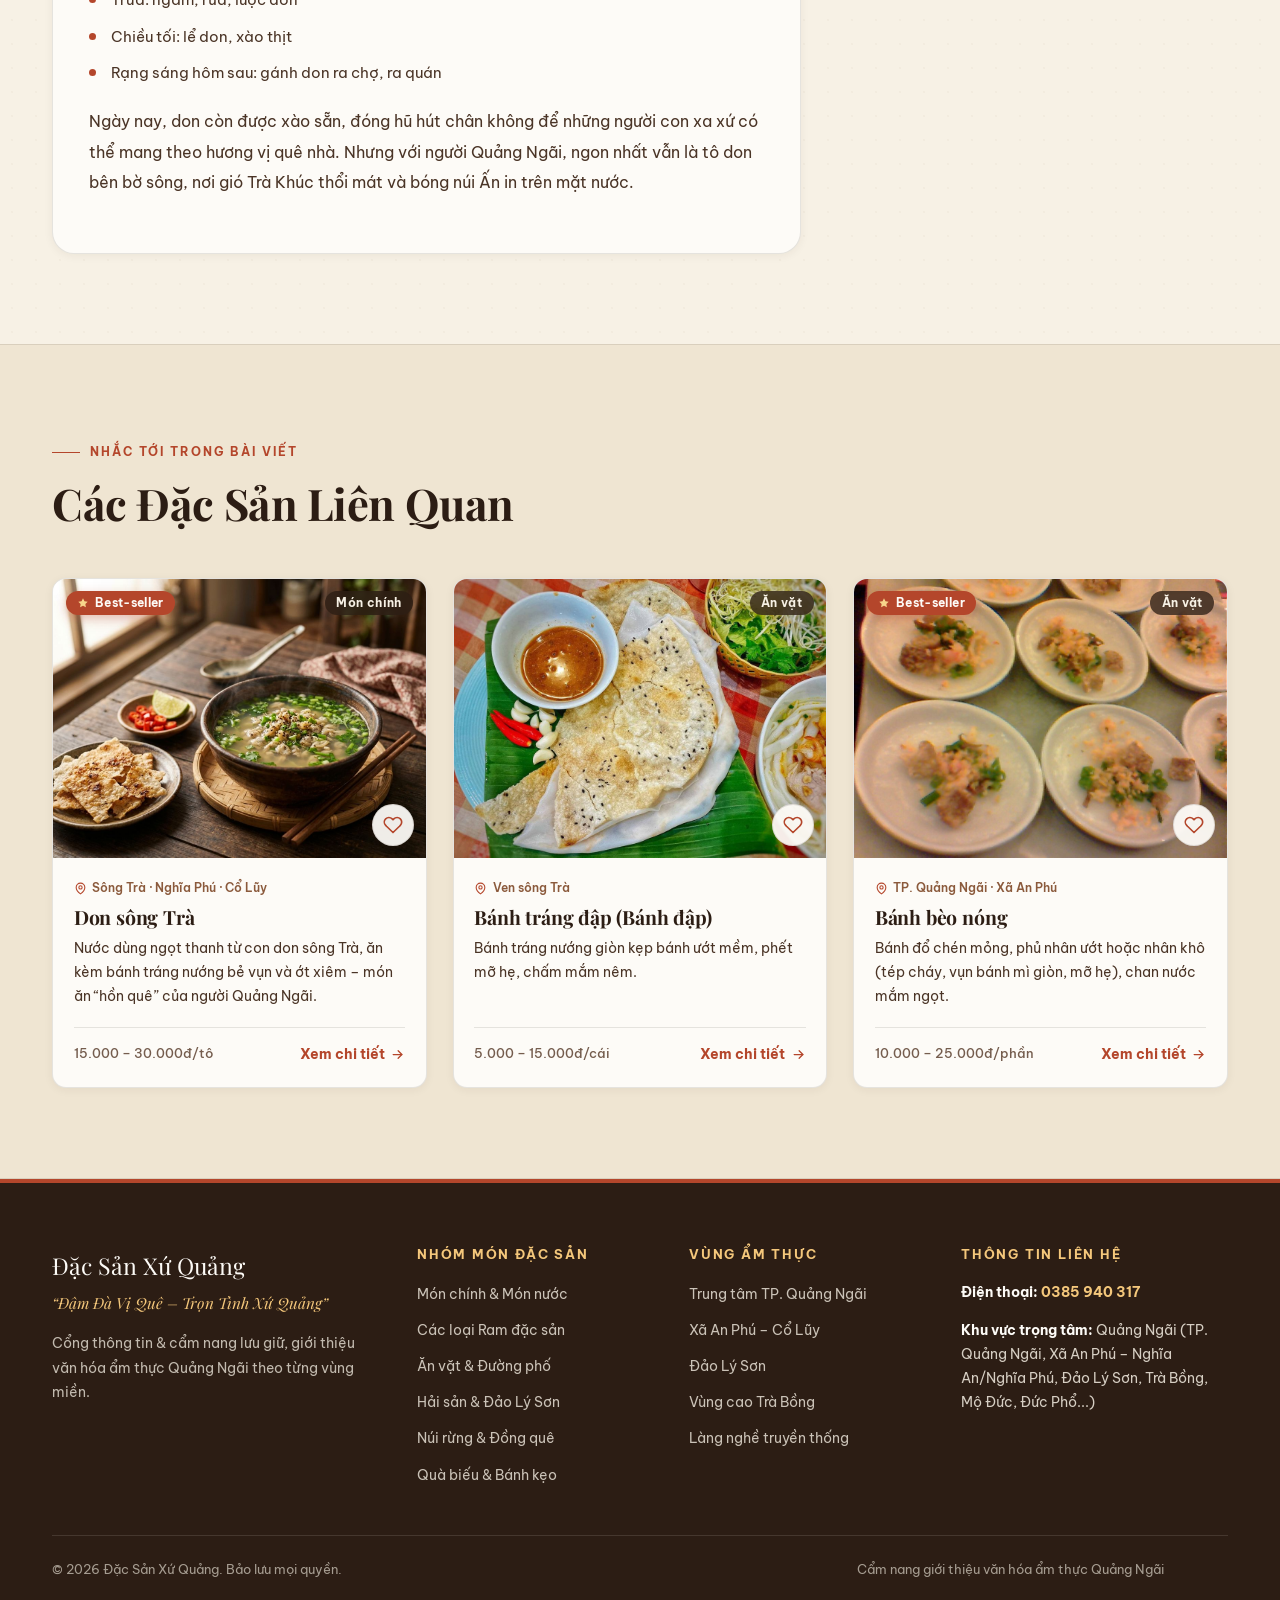
<file: pages/bai-viet.html>
<!DOCTYPE html>
<html lang="vi">
<head>
  <meta charset="UTF-8">
  <meta name="viewport" content="width=device-width, initial-scale=1.0">
  <title>Góc Văn hóa &amp; Làng nghề – Đặc Sản Xứ Quảng</title>
  <link rel="icon" type="image/svg+xml" href="../assets/icons/favicon.svg">
  <link rel="preconnect" href="https://fonts.googleapis.com">
  <link rel="preconnect" href="https://fonts.gstatic.com" crossorigin>
  <link href="https://fonts.googleapis.com/css2?family=Be+Vietnam+Pro:ital,wght@0,400;0,500;0,600;0,700;1,400&family=Playfair+Display:ital,wght@0,600;0,700;1,500;1,600&display=swap" rel="stylesheet">
  <link rel="stylesheet" href="../css/variables.css">
  <link rel="stylesheet" href="../css/base.css">
  <link rel="stylesheet" href="../css/layout.css">
  <link rel="stylesheet" href="../css/components.css">
  <link rel="stylesheet" href="../css/responsive.css">
</head>
<body data-page="story">
  <header class="site-header">
    <div class="container header-inner">
      <a href="../index.html" class="brand-logo" aria-label="Đặc Sản Xứ Quảng – Trang chủ">
        <img src="../assets/images/logo.svg" alt="Đặc Sản Xứ Quảng" width="230" height="44">
      </a>

      <nav class="main-nav" id="main-nav" aria-label="Điều hướng chính">
        <a href="../index.html">Trang chủ</a>
        <a href="khu-vuc.html">Khu vực</a>
        <a href="../index.html#thu-vien-mon">Món ăn</a>
        <a href="lo-trinh.html" target="_blank" rel="noopener noreferrer">Lộ trình ↗</a>
        <a href="bai-viet.html" class="is-active">Văn hóa</a>
        <a href="../index.html#lien-he">Liên hệ</a>
      </nav>

      <div class="header-actions">
        <form class="header-search" id="header-search-form" role="search">
          <svg class="header-search__icon" viewBox="0 0 24 24" fill="none" stroke="currentColor" stroke-width="2" stroke-linecap="round" stroke-linejoin="round" aria-hidden="true">
            <circle cx="11" cy="11" r="8"/><path d="m21 21-4.3-4.3"/>
          </svg>
          <label for="header-search-input" class="sr-only">Tìm nhanh món đặc sản</label>
          <input type="search" id="header-search-input" placeholder="Tìm món đặc sản..." autocomplete="off">
        </form>
        <button type="button" class="nav-toggle" id="nav-toggle" aria-label="Mở menu điều hướng" aria-expanded="false" aria-controls="main-nav">
          <svg width="22" height="22" viewBox="0 0 24 24" fill="none" stroke="currentColor" stroke-width="2" stroke-linecap="round">
            <path d="M4 6h16M4 12h16M4 18h16"/>
          </svg>
        </button>
      </div>
    </div>
  </header>

  <main>
    <section class="page-banner">
      <div class="container">
        <nav class="breadcrumb" aria-label="Đường dẫn">
          <a href="../index.html">Trang chủ</a>
          <span class="breadcrumb__sep">/</span>
          <a href="../index.html#van-hoa">Góc Văn hóa &amp; Làng nghề</a>
          <span class="breadcrumb__sep">/</span>
          <span id="crumb-story-title">Bài viết</span>
        </nav>
        <p id="story-banner-meta" style="font-size:0.84rem;text-transform:uppercase;letter-spacing:0.12em;color:#f4c77b;font-weight:700;margin-bottom:0.55rem;"></p>
        <h1 id="story-banner-title">Chuyện Nghề, Chuyện Mùa Xứ Quảng</h1>
      </div>
    </section>

    <section class="section">
      <div class="container">
        <div class="detail-layout">
          <article class="detail-card" id="story-article"></article>

          <aside>
            <div class="sidebar-box">
              <h3>Bài viết khác cùng chuyên mục</h3>
              <div class="mini-dish-list" id="other-stories-list"></div>
            </div>

            <div class="sidebar-box" style="background-color:var(--color-cream);">
              <h3>Tạp chí Đặc Sản Xứ Quảng</h3>
              <p style="font-size:0.88rem;color:var(--color-dark-soft);margin-bottom:1rem;">
                Khám phá thêm câu chuyện về các vùng đất và hơn 30 món ngon đậm đà vị quê Quảng Ngãi.
              </p>
              <a href="../index.html#thu-vien-mon" class="btn btn--primary btn--sm" style="width:100%;">Xem thư viện đặc sản</a>
            </div>
          </aside>
        </div>
      </div>
    </section>

    <section class="section section--alt">
      <div class="container">
        <div class="section-header">
          <span class="section-eyebrow">Nhắc tới trong bài viết</span>
          <h2 class="section-title">Các Đặc Sản Liên Quan</h2>
        </div>
        <div class="dishes-grid" id="story-related-dishes"></div>
      </div>
    </section>
  </main>

  <footer class="site-footer">
    <div class="container">
      <div class="footer-grid">
        <div class="footer-brand">
          <div class="footer-brand__title">Đặc Sản Xứ Quảng</div>
          <div class="footer-brand__slogan">“Đậm Đà Vị Quê – Trọn Tình Xứ Quảng”</div>
          <p>Cổng thông tin &amp; cẩm nang lưu giữ, giới thiệu văn hóa ẩm thực Quảng Ngãi theo từng vùng miền.</p>
        </div>
        <div>
          <h3 class="footer-heading">Nhóm món đặc sản</h3>
          <ul class="footer-links">
            <li><a href="../index.html?cat=mon-chinh#thu-vien-mon">Món chính &amp; Món nước</a></li>
            <li><a href="../index.html?cat=ram#thu-vien-mon">Các loại Ram đặc sản</a></li>
            <li><a href="../index.html?cat=an-vat#thu-vien-mon">Ăn vặt &amp; Đường phố</a></li>
            <li><a href="../index.html?cat=hai-san#thu-vien-mon">Hải sản &amp; Đảo Lý Sơn</a></li>
            <li><a href="../index.html?cat=nui-rung#thu-vien-mon">Núi rừng &amp; Đồng quê</a></li>
            <li><a href="../index.html?cat=qua-bieu#thu-vien-mon">Quà biếu &amp; Bánh kẹo</a></li>
          </ul>
        </div>
        <div>
          <h3 class="footer-heading">Vùng ẩm thực</h3>
          <ul class="footer-links">
            <li><a href="khu-vuc.html?id=tp-quang-ngai">Trung tâm TP. Quảng Ngãi</a></li>
            <li><a href="khu-vuc.html?id=an-phu-co-luy">Xã An Phú – Cổ Lũy</a></li>
            <li><a href="khu-vuc.html?id=ly-son">Đảo Lý Sơn</a></li>
            <li><a href="khu-vuc.html?id=tra-bong">Vùng cao Trà Bồng</a></li>
            <li><a href="khu-vuc.html?id=lang-nghe">Làng nghề truyền thống</a></li>
          </ul>
        </div>
        <div>
          <h3 class="footer-heading">Thông tin liên hệ</h3>
          <div class="footer-contact-list">
            <div><strong>Điện thoại:</strong> <a href="tel:0385940317" style="color:#f4c77b;font-weight:700;">0385 940 317</a></div>
            <div><strong>Khu vực trọng tâm:</strong> Quảng Ngãi (TP. Quảng Ngãi, Xã An Phú – Nghĩa An/Nghĩa Phú, Đảo Lý Sơn, Trà Bồng, Mộ Đức, Đức Phổ...)</div>
          </div>
        </div>
      </div>
      <div class="footer-bottom">
        <span>&copy; 2026 Đặc Sản Xứ Quảng. Bảo lưu mọi quyền.</span>
        <span>Cẩm nang giới thiệu văn hóa ẩm thực Quảng Ngãi</span>
      </div>
    </div>
  </footer>

  <button type="button" class="back-to-top" id="back-to-top" aria-label="Về đầu trang">
    <svg width="20" height="20" viewBox="0 0 24 24" fill="none" stroke="currentColor" stroke-width="2.2" stroke-linecap="round" stroke-linejoin="round"><path d="m18 15-6-6-6 6"/></svg>
  </button>

  <script src="../js/data/categories.js"></script>
  <script src="../js/data/regions.js"></script>
  <script src="../js/data/dishes.js"></script>
  <script src="../js/data/stories.js"></script>
  <script src="../js/data/shops.js"></script>
  <script src="../js/modules/render.js"></script>
  <script src="../js/modules/favorites.js"></script>
  <script src="../js/modules/modal.js"></script>
  <script src="../js/main.js"></script>
</body>
</html>
</file>
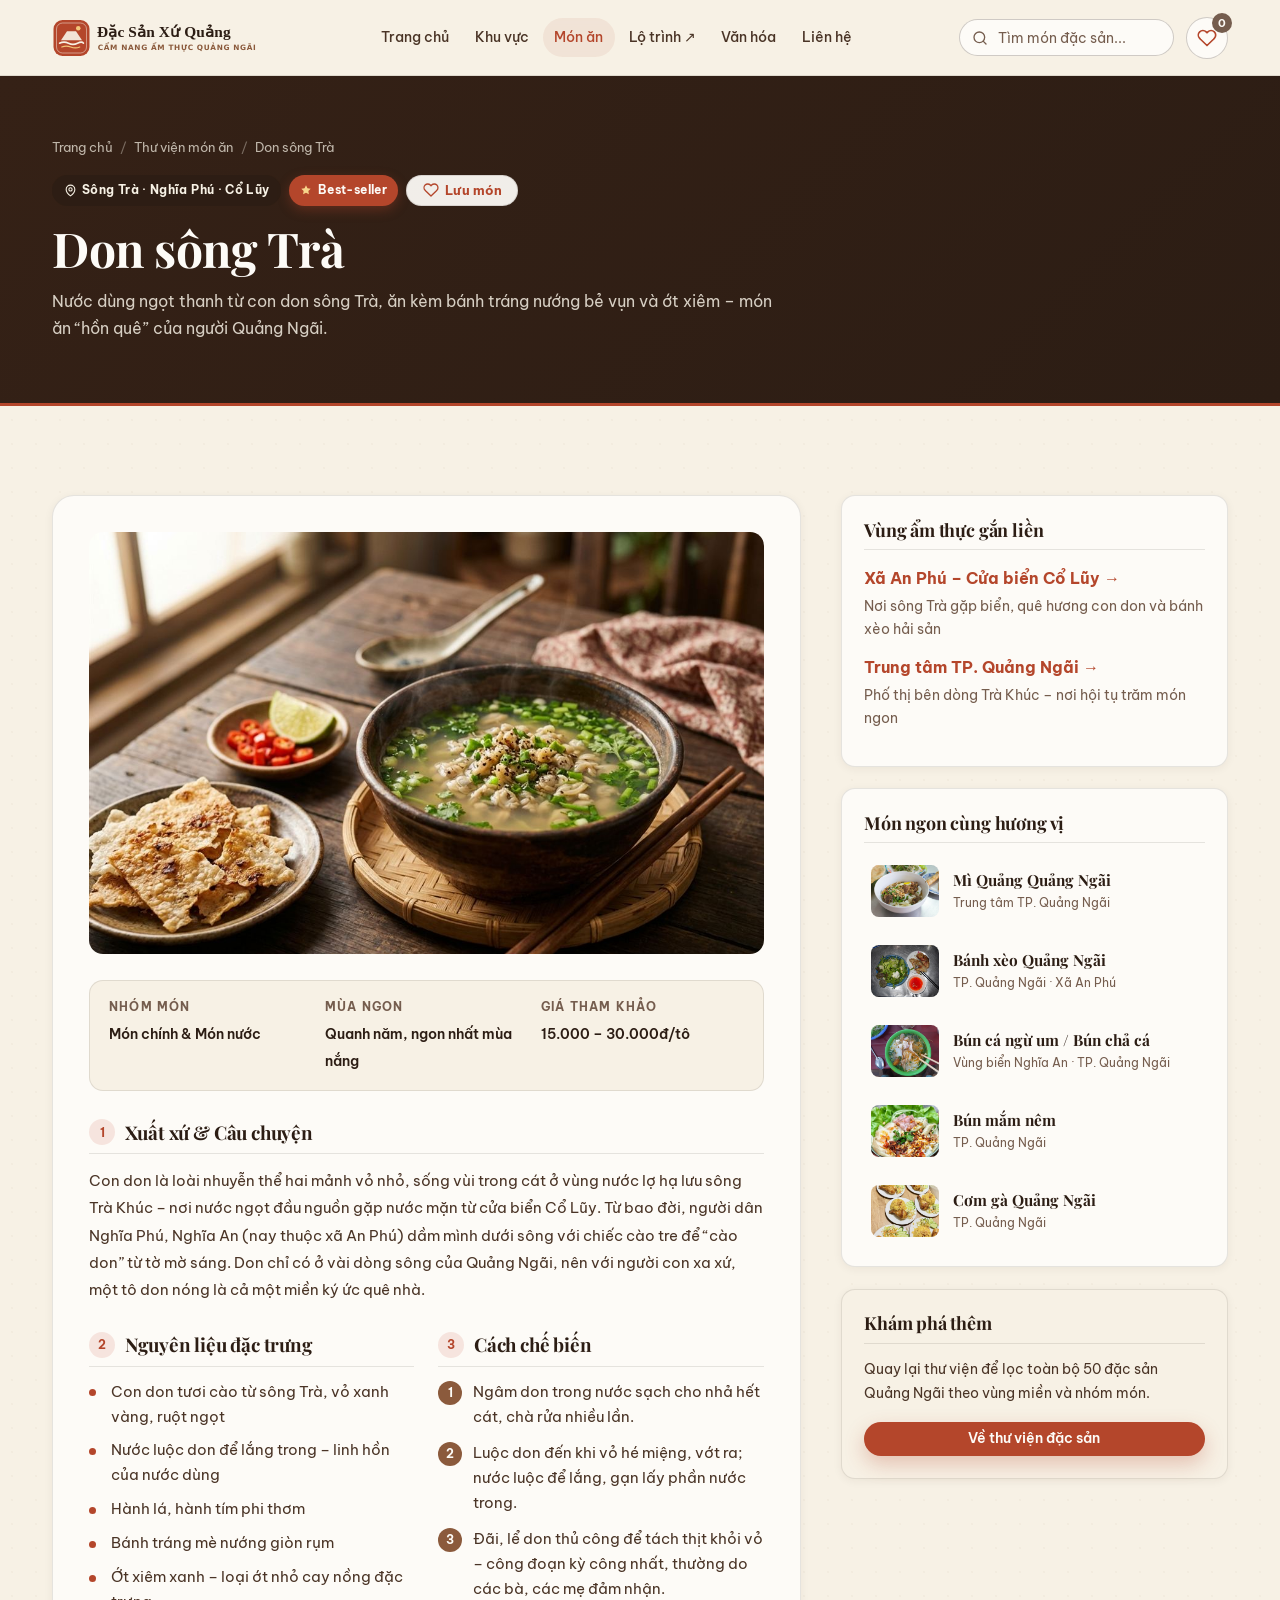
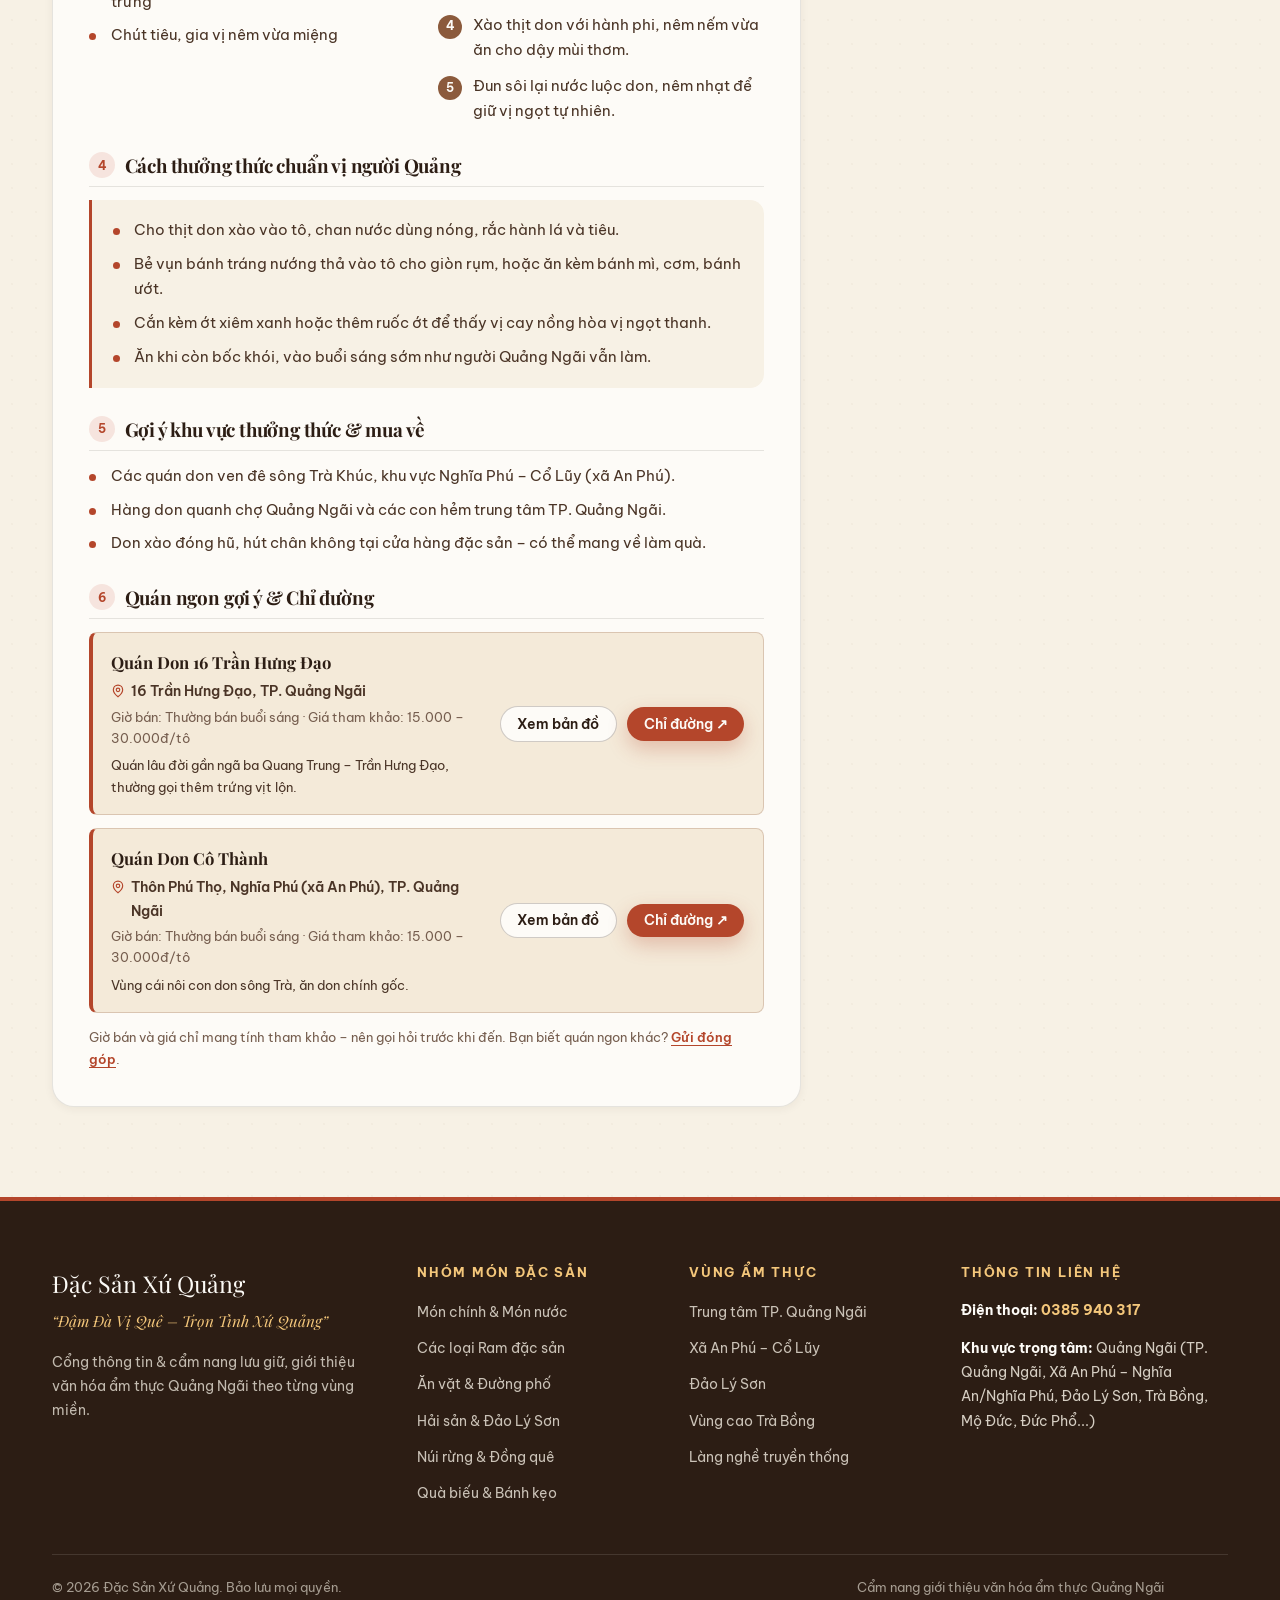
<file: pages/chi-tiet-mon.html>
<!DOCTYPE html>
<html lang="vi">
<head>
  <meta charset="UTF-8">
  <meta name="viewport" content="width=device-width, initial-scale=1.0">
  <title>Chi tiết món ăn – Đặc Sản Xứ Quảng</title>
  <link rel="icon" type="image/svg+xml" href="../assets/icons/favicon.svg">
  <link rel="preconnect" href="https://fonts.googleapis.com">
  <link rel="preconnect" href="https://fonts.gstatic.com" crossorigin>
  <link href="https://fonts.googleapis.com/css2?family=Be+Vietnam+Pro:ital,wght@0,400;0,500;0,600;0,700;1,400&family=Playfair+Display:ital,wght@0,600;0,700;1,500;1,600&display=swap" rel="stylesheet">
  <link rel="stylesheet" href="../css/variables.css">
  <link rel="stylesheet" href="../css/base.css">
  <link rel="stylesheet" href="../css/layout.css">
  <link rel="stylesheet" href="../css/components.css">
  <link rel="stylesheet" href="../css/responsive.css">
</head>
<body data-page="dish">
  <header class="site-header">
    <div class="container header-inner">
      <a href="../index.html" class="brand-logo" aria-label="Đặc Sản Xứ Quảng – Trang chủ">
        <img src="../assets/images/logo.svg" alt="Đặc Sản Xứ Quảng" width="230" height="44">
      </a>

      <nav class="main-nav" id="main-nav" aria-label="Điều hướng chính">
        <a href="../index.html">Trang chủ</a>
        <a href="khu-vuc.html">Khu vực</a>
        <a href="../index.html#thu-vien-mon" class="is-active">Món ăn</a>
        <a href="lo-trinh.html" target="_blank" rel="noopener noreferrer">Lộ trình ↗</a>
        <a href="bai-viet.html">Văn hóa</a>
        <a href="../index.html#lien-he">Liên hệ</a>
      </nav>

      <div class="header-actions">
        <form class="header-search" id="header-search-form" role="search">
          <svg class="header-search__icon" viewBox="0 0 24 24" fill="none" stroke="currentColor" stroke-width="2" stroke-linecap="round" stroke-linejoin="round" aria-hidden="true">
            <circle cx="11" cy="11" r="8"/><path d="m21 21-4.3-4.3"/>
          </svg>
          <label for="header-search-input" class="sr-only">Tìm nhanh món đặc sản</label>
          <input type="search" id="header-search-input" placeholder="Tìm món đặc sản..." autocomplete="off">
        </form>
        <button type="button" class="nav-toggle" id="nav-toggle" aria-label="Mở menu điều hướng" aria-expanded="false" aria-controls="main-nav">
          <svg width="22" height="22" viewBox="0 0 24 24" fill="none" stroke="currentColor" stroke-width="2" stroke-linecap="round">
            <path d="M4 6h16M4 12h16M4 18h16"/>
          </svg>
        </button>
      </div>
    </div>
  </header>

  <main>
    <section class="page-banner">
      <div class="container">
        <nav class="breadcrumb" aria-label="Đường dẫn">
          <a href="../index.html">Trang chủ</a>
          <span class="breadcrumb__sep">/</span>
          <a href="../index.html#thu-vien-mon">Thư viện món ăn</a>
          <span class="breadcrumb__sep">/</span>
          <span id="crumb-dish-name">Chi tiết món</span>
        </nav>
        <div id="dish-banner-meta" style="display:flex;flex-wrap:wrap;gap:0.5rem;margin-bottom:0.85rem;"></div>
        <h1 id="dish-banner-title">Đang tải thông tin món...</h1>
        <p id="dish-banner-lead"></p>
      </div>
    </section>

    <section class="section">
      <div class="container">
        <div class="detail-layout">
          <article class="detail-card" id="dish-detail-main"></article>

          <aside>
            <div class="sidebar-box">
              <h3>Vùng ẩm thực gắn liền</h3>
              <div id="dish-regions-box"></div>
            </div>

            <div class="sidebar-box">
              <h3>Món ngon cùng hương vị</h3>
              <div class="mini-dish-list" id="related-dishes-list"></div>
            </div>

            <div class="sidebar-box" style="background-color:var(--color-cream);">
              <h3>Khám phá thêm</h3>
              <p style="font-size:0.88rem;color:var(--color-dark-soft);margin-bottom:1rem;">
                Quay lại thư viện để lọc toàn bộ 50 đặc sản Quảng Ngãi theo vùng miền và nhóm món.
              </p>
              <a href="../index.html#thu-vien-mon" class="btn btn--primary btn--sm" style="width:100%;">Về thư viện đặc sản</a>
            </div>
          </aside>
        </div>
      </div>
    </section>
  </main>

  <footer class="site-footer">
    <div class="container">
      <div class="footer-grid">
        <div class="footer-brand">
          <div class="footer-brand__title">Đặc Sản Xứ Quảng</div>
          <div class="footer-brand__slogan">“Đậm Đà Vị Quê – Trọn Tình Xứ Quảng”</div>
          <p>Cổng thông tin &amp; cẩm nang lưu giữ, giới thiệu văn hóa ẩm thực Quảng Ngãi theo từng vùng miền.</p>
        </div>
        <div>
          <h3 class="footer-heading">Nhóm món đặc sản</h3>
          <ul class="footer-links">
            <li><a href="../index.html?cat=mon-chinh#thu-vien-mon">Món chính &amp; Món nước</a></li>
            <li><a href="../index.html?cat=ram#thu-vien-mon">Các loại Ram đặc sản</a></li>
            <li><a href="../index.html?cat=an-vat#thu-vien-mon">Ăn vặt &amp; Đường phố</a></li>
            <li><a href="../index.html?cat=hai-san#thu-vien-mon">Hải sản &amp; Đảo Lý Sơn</a></li>
            <li><a href="../index.html?cat=nui-rung#thu-vien-mon">Núi rừng &amp; Đồng quê</a></li>
            <li><a href="../index.html?cat=qua-bieu#thu-vien-mon">Quà biếu &amp; Bánh kẹo</a></li>
          </ul>
        </div>
        <div>
          <h3 class="footer-heading">Vùng ẩm thực</h3>
          <ul class="footer-links">
            <li><a href="khu-vuc.html?id=tp-quang-ngai">Trung tâm TP. Quảng Ngãi</a></li>
            <li><a href="khu-vuc.html?id=an-phu-co-luy">Xã An Phú – Cổ Lũy</a></li>
            <li><a href="khu-vuc.html?id=ly-son">Đảo Lý Sơn</a></li>
            <li><a href="khu-vuc.html?id=tra-bong">Vùng cao Trà Bồng</a></li>
            <li><a href="khu-vuc.html?id=lang-nghe">Làng nghề truyền thống</a></li>
          </ul>
        </div>
        <div>
          <h3 class="footer-heading">Thông tin liên hệ</h3>
          <div class="footer-contact-list">
            <div><strong>Điện thoại:</strong> <a href="tel:0385940317" style="color:#f4c77b;font-weight:700;">0385 940 317</a></div>
            <div><strong>Khu vực trọng tâm:</strong> Quảng Ngãi (TP. Quảng Ngãi, Xã An Phú – Nghĩa An/Nghĩa Phú, Đảo Lý Sơn, Trà Bồng, Mộ Đức, Đức Phổ...)</div>
          </div>
        </div>
      </div>
      <div class="footer-bottom">
        <span>&copy; 2026 Đặc Sản Xứ Quảng. Bảo lưu mọi quyền.</span>
        <span>Cẩm nang giới thiệu văn hóa ẩm thực Quảng Ngãi</span>
      </div>
    </div>
  </footer>

  <button type="button" class="back-to-top" id="back-to-top" aria-label="Về đầu trang">
    <svg width="20" height="20" viewBox="0 0 24 24" fill="none" stroke="currentColor" stroke-width="2.2" stroke-linecap="round" stroke-linejoin="round"><path d="m18 15-6-6-6 6"/></svg>
  </button>

  <script src="../js/data/categories.js"></script>
  <script src="../js/data/regions.js"></script>
  <script src="../js/data/dishes.js"></script>
  <script src="../js/data/stories.js"></script>
  <script src="../js/data/shops.js"></script>
  <script src="../js/modules/render.js"></script>
  <script src="../js/modules/favorites.js"></script>
  <script src="../js/modules/modal.js"></script>
  <script src="../js/main.js"></script>
</body>
</html>
</file>
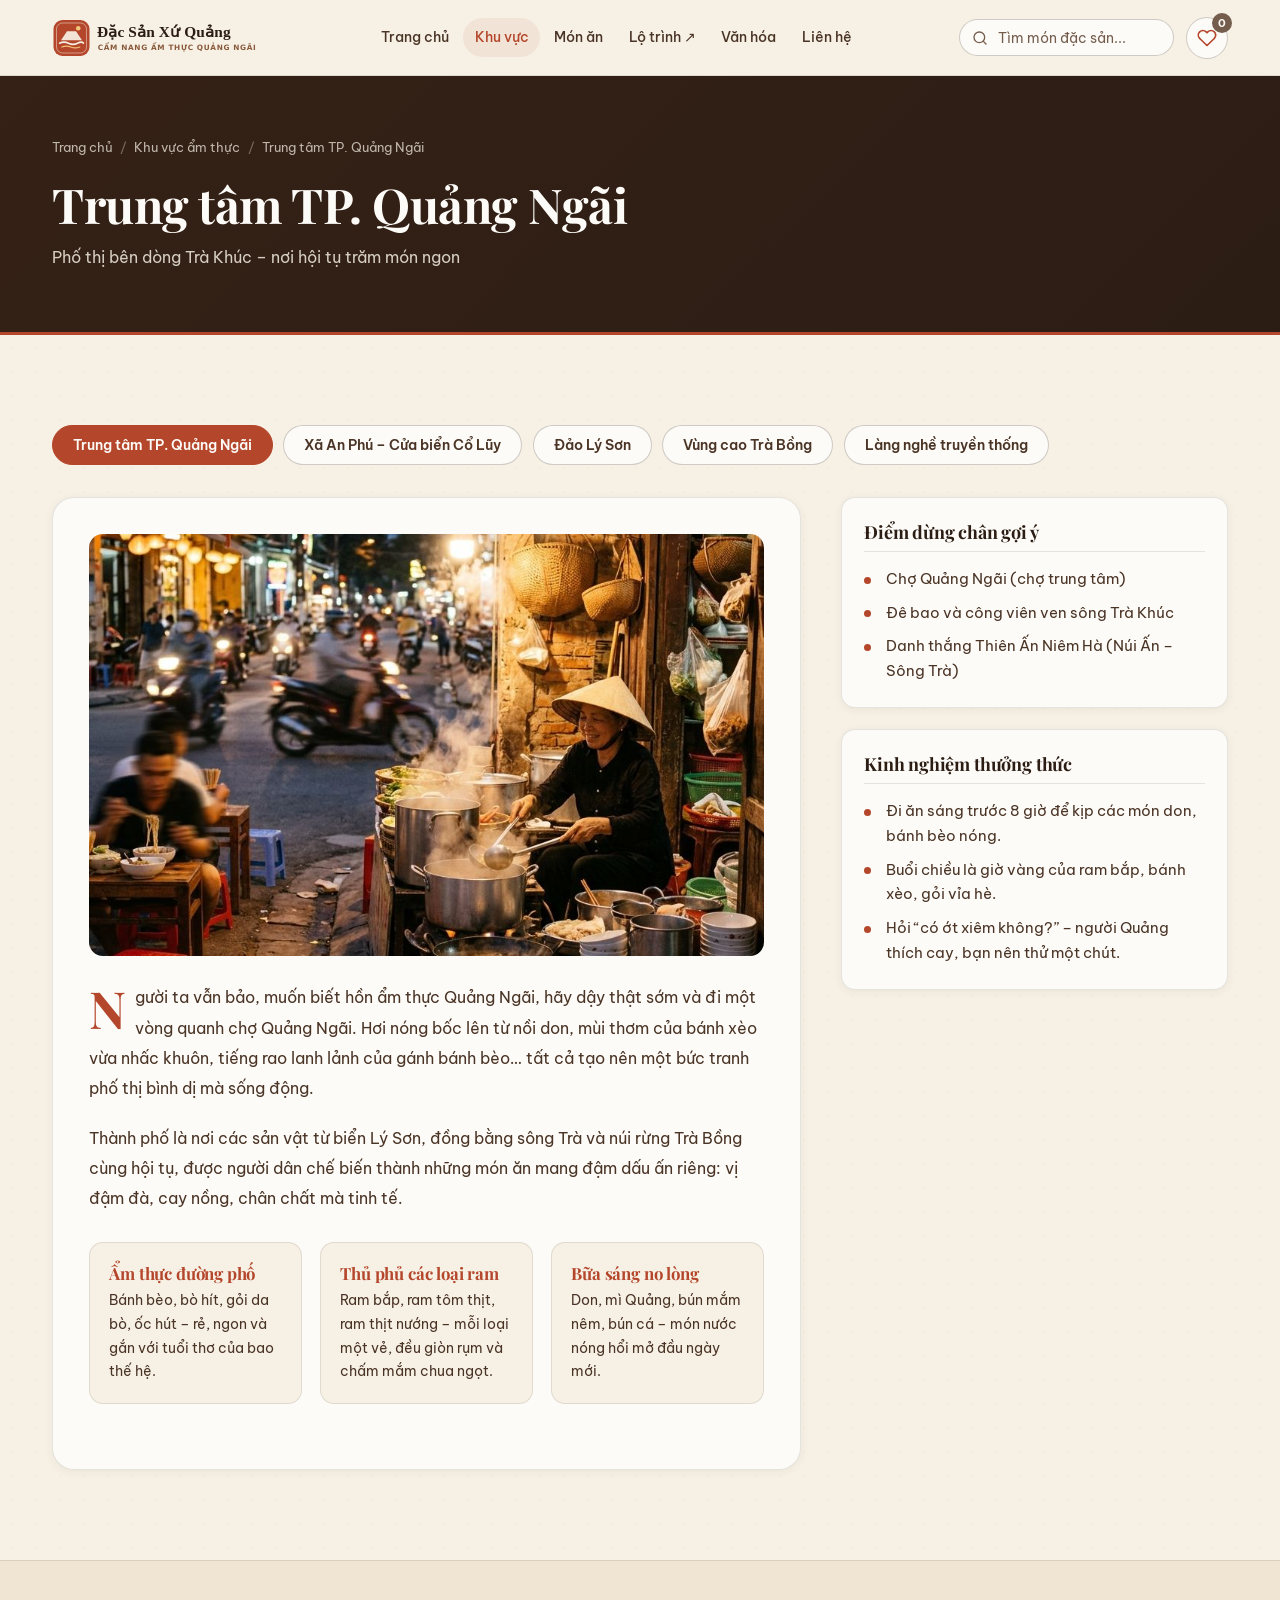
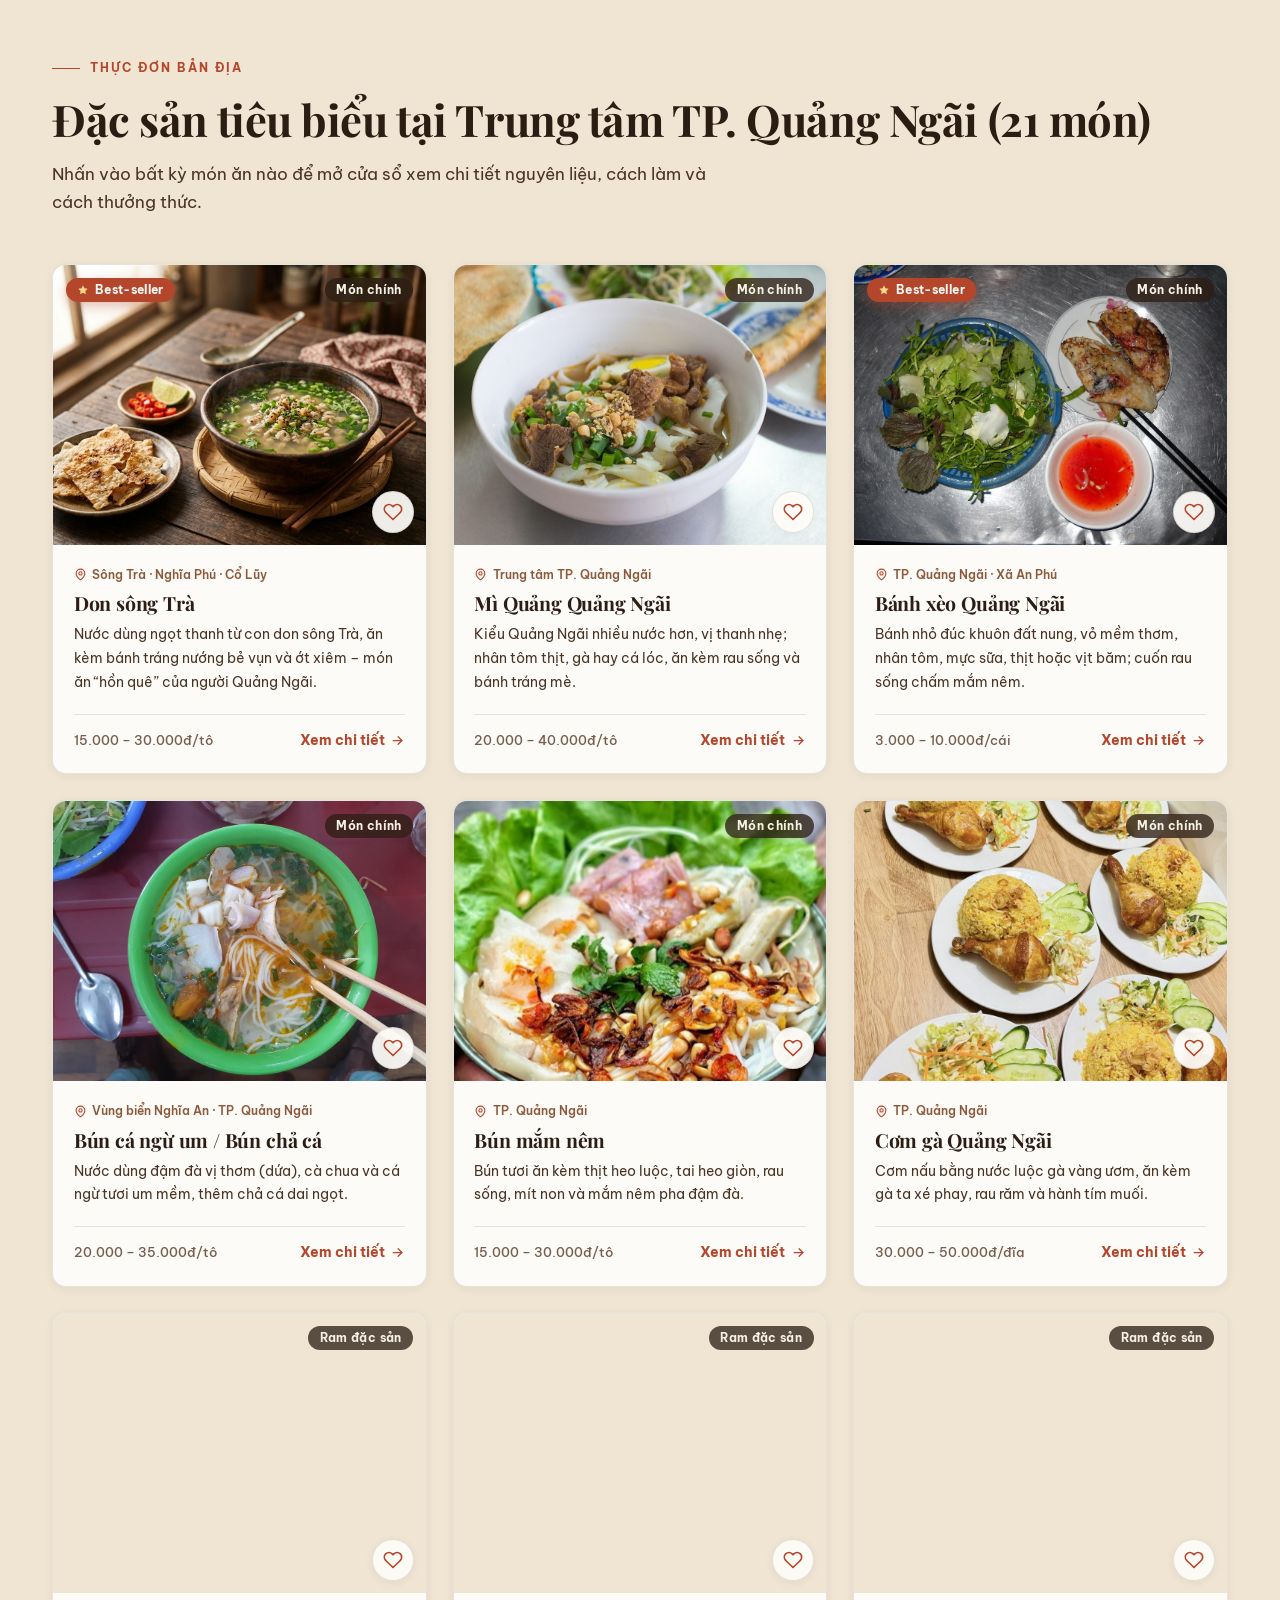
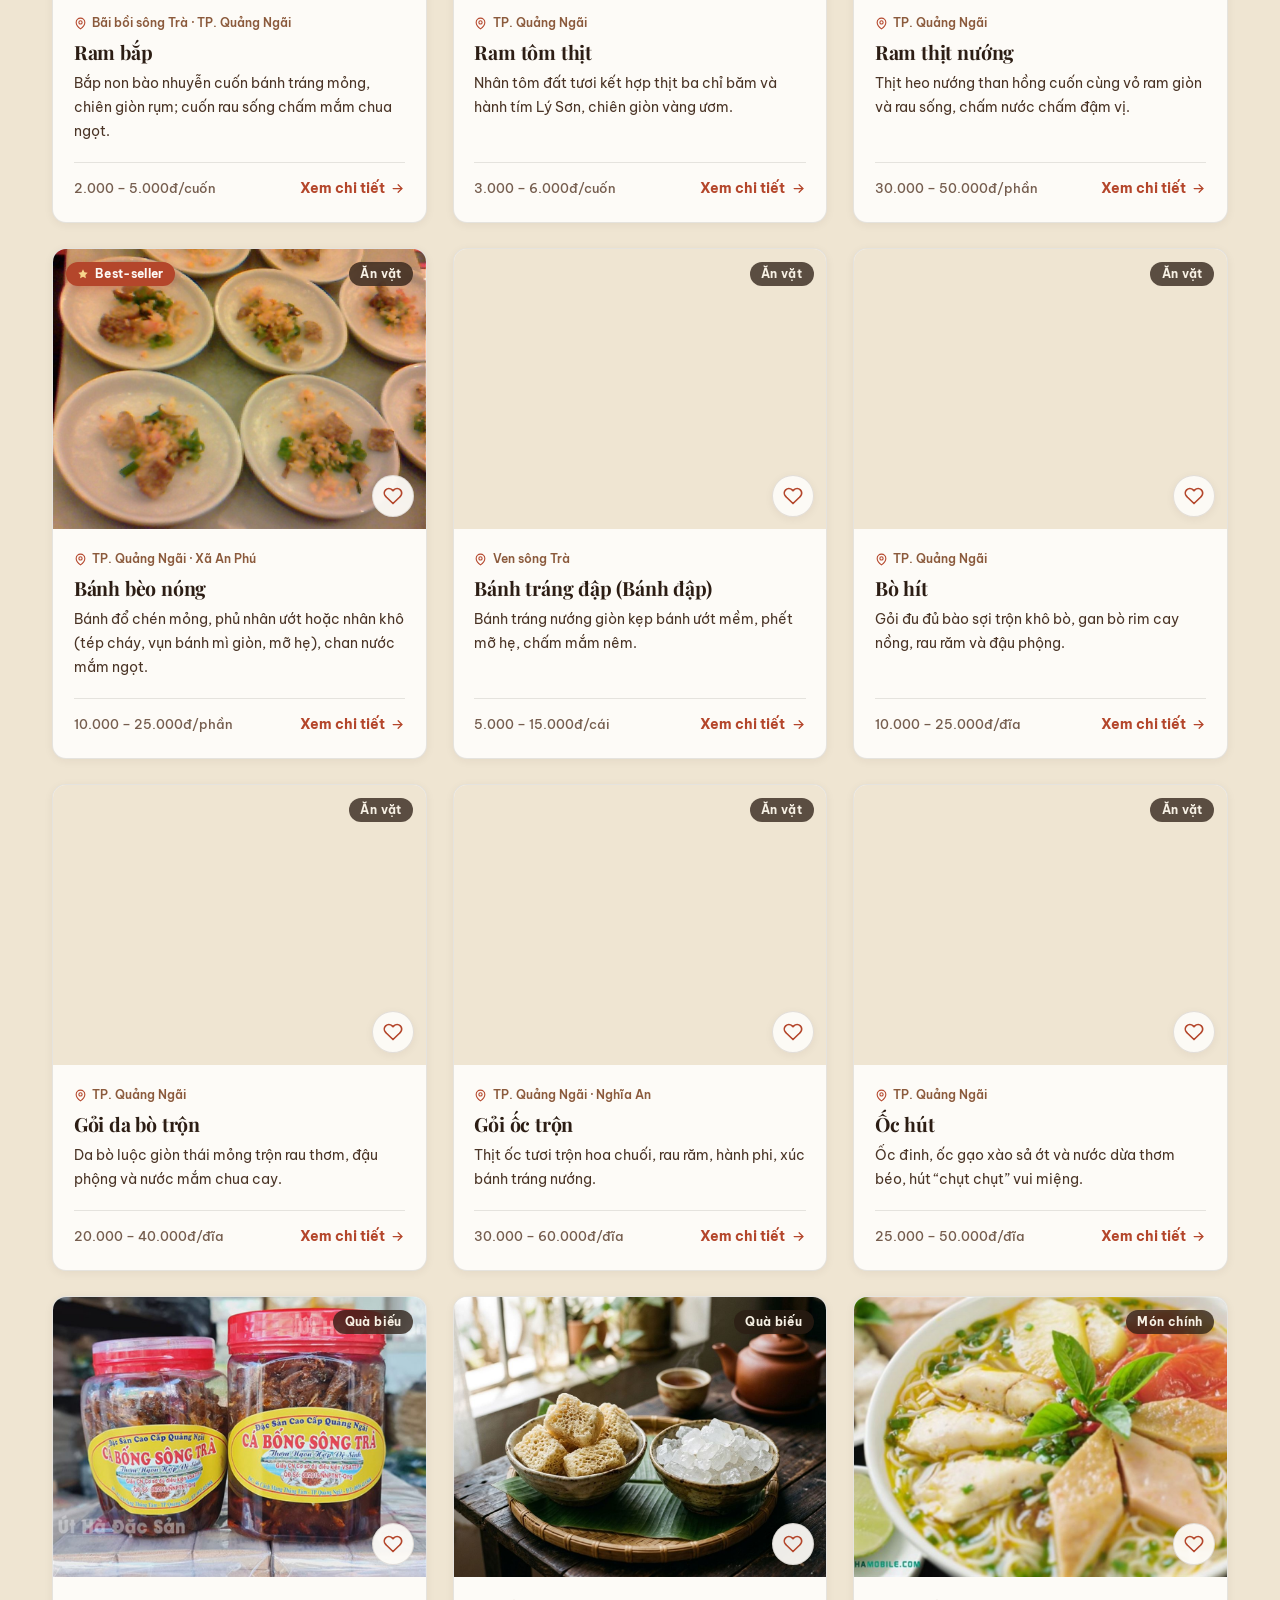
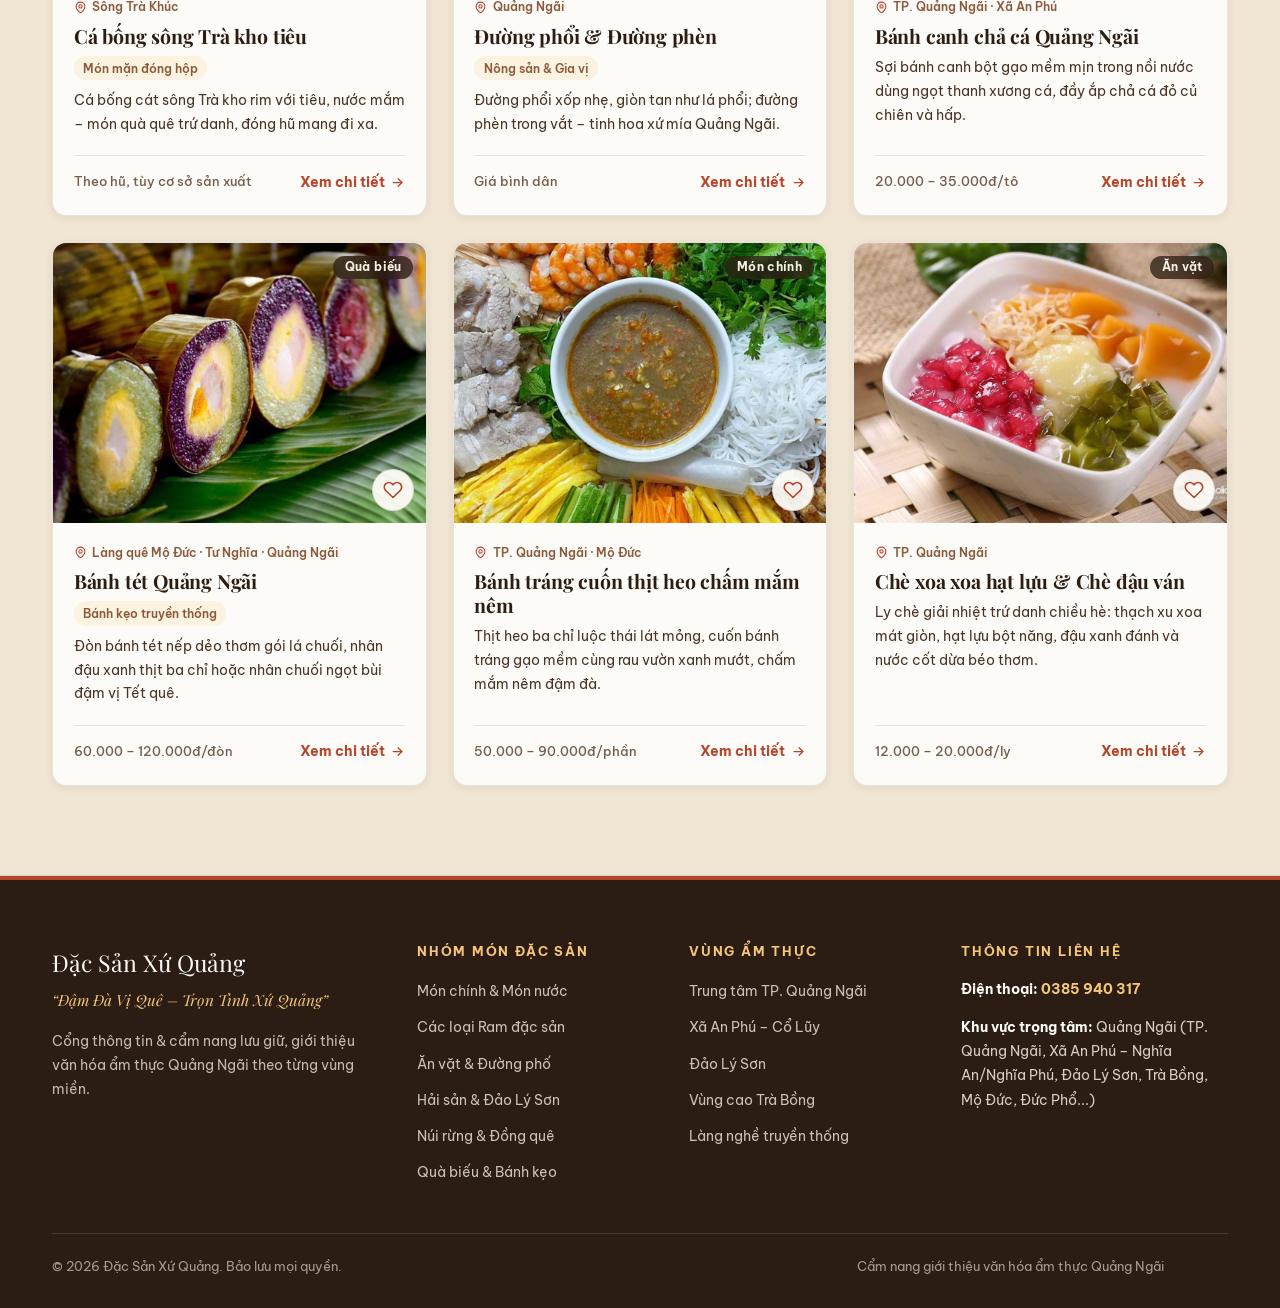
<file: pages/khu-vuc.html>
<!DOCTYPE html>
<html lang="vi">
<head>
  <meta charset="UTF-8">
  <meta name="viewport" content="width=device-width, initial-scale=1.0">
  <title>Khám phá vùng ẩm thực – Đặc Sản Xứ Quảng</title>
  <link rel="icon" type="image/svg+xml" href="../assets/icons/favicon.svg">
  <link rel="preconnect" href="https://fonts.googleapis.com">
  <link rel="preconnect" href="https://fonts.gstatic.com" crossorigin>
  <link href="https://fonts.googleapis.com/css2?family=Be+Vietnam+Pro:ital,wght@0,400;0,500;0,600;0,700;1,400&family=Playfair+Display:ital,wght@0,600;0,700;1,500;1,600&display=swap" rel="stylesheet">
  <link rel="stylesheet" href="../css/variables.css">
  <link rel="stylesheet" href="../css/base.css">
  <link rel="stylesheet" href="../css/layout.css">
  <link rel="stylesheet" href="../css/components.css">
  <link rel="stylesheet" href="../css/responsive.css">
</head>
<body data-page="region">
  <header class="site-header">
    <div class="container header-inner">
      <a href="../index.html" class="brand-logo" aria-label="Đặc Sản Xứ Quảng – Trang chủ">
        <img src="../assets/images/logo.svg" alt="Đặc Sản Xứ Quảng" width="230" height="44">
      </a>

      <nav class="main-nav" id="main-nav" aria-label="Điều hướng chính">
        <a href="../index.html">Trang chủ</a>
        <a href="khu-vuc.html" class="is-active">Khu vực</a>
        <a href="../index.html#thu-vien-mon">Món ăn</a>
        <a href="lo-trinh.html" target="_blank" rel="noopener noreferrer">Lộ trình ↗</a>
        <a href="bai-viet.html">Văn hóa</a>
        <a href="../index.html#lien-he">Liên hệ</a>
      </nav>

      <div class="header-actions">
        <form class="header-search" id="header-search-form" role="search">
          <svg class="header-search__icon" viewBox="0 0 24 24" fill="none" stroke="currentColor" stroke-width="2" stroke-linecap="round" stroke-linejoin="round" aria-hidden="true">
            <circle cx="11" cy="11" r="8"/><path d="m21 21-4.3-4.3"/>
          </svg>
          <label for="header-search-input" class="sr-only">Tìm nhanh món đặc sản</label>
          <input type="search" id="header-search-input" placeholder="Tìm món đặc sản..." autocomplete="off">
        </form>
        <button type="button" class="nav-toggle" id="nav-toggle" aria-label="Mở menu điều hướng" aria-expanded="false" aria-controls="main-nav">
          <svg width="22" height="22" viewBox="0 0 24 24" fill="none" stroke="currentColor" stroke-width="2" stroke-linecap="round">
            <path d="M4 6h16M4 12h16M4 18h16"/>
          </svg>
        </button>
      </div>
    </div>
  </header>

  <main>
    <section class="page-banner">
      <div class="container">
        <nav class="breadcrumb" aria-label="Đường dẫn">
          <a href="../index.html">Trang chủ</a>
          <span class="breadcrumb__sep">/</span>
          <span>Khu vực ẩm thực</span>
          <span class="breadcrumb__sep">/</span>
          <span id="crumb-region-name">Quảng Ngãi</span>
        </nav>
        <h1 id="region-banner-title">Khám Phá Theo Khu Vực</h1>
        <p id="region-banner-lead">Mỗi vùng đất Quảng Ngãi cất giữ một hương vị bản địa độc đáo.</p>
      </div>
    </section>

    <section class="section">
      <div class="container">
        <div class="region-pills" id="region-pills" aria-label="Chọn khu vực Quảng Ngãi"></div>
        <div id="region-overview"></div>
      </div>
    </section>

    <section class="section section--alt">
      <div class="container">
        <div class="section-header">
          <span class="section-eyebrow">Thực đơn bản địa</span>
          <h2 class="section-title" id="region-dishes-heading">Đặc sản tiêu biểu</h2>
          <p class="section-lead">Nhấn vào bất kỳ món ăn nào để mở cửa sổ xem chi tiết nguyên liệu, cách làm và cách thưởng thức.</p>
        </div>
        <div class="dishes-grid" id="region-dishes-grid"></div>
      </div>
    </section>
  </main>

  <footer class="site-footer">
    <div class="container">
      <div class="footer-grid">
        <div class="footer-brand">
          <div class="footer-brand__title">Đặc Sản Xứ Quảng</div>
          <div class="footer-brand__slogan">“Đậm Đà Vị Quê – Trọn Tình Xứ Quảng”</div>
          <p>Cổng thông tin &amp; cẩm nang lưu giữ, giới thiệu văn hóa ẩm thực Quảng Ngãi theo từng vùng miền.</p>
        </div>
        <div>
          <h3 class="footer-heading">Nhóm món đặc sản</h3>
          <ul class="footer-links">
            <li><a href="../index.html?cat=mon-chinh#thu-vien-mon">Món chính &amp; Món nước</a></li>
            <li><a href="../index.html?cat=ram#thu-vien-mon">Các loại Ram đặc sản</a></li>
            <li><a href="../index.html?cat=an-vat#thu-vien-mon">Ăn vặt &amp; Đường phố</a></li>
            <li><a href="../index.html?cat=hai-san#thu-vien-mon">Hải sản &amp; Đảo Lý Sơn</a></li>
            <li><a href="../index.html?cat=nui-rung#thu-vien-mon">Núi rừng &amp; Đồng quê</a></li>
            <li><a href="../index.html?cat=qua-bieu#thu-vien-mon">Quà biếu &amp; Bánh kẹo</a></li>
          </ul>
        </div>
        <div>
          <h3 class="footer-heading">Vùng ẩm thực</h3>
          <ul class="footer-links">
            <li><a href="khu-vuc.html?id=tp-quang-ngai">Trung tâm TP. Quảng Ngãi</a></li>
            <li><a href="khu-vuc.html?id=an-phu-co-luy">Xã An Phú – Cổ Lũy</a></li>
            <li><a href="khu-vuc.html?id=ly-son">Đảo Lý Sơn</a></li>
            <li><a href="khu-vuc.html?id=tra-bong">Vùng cao Trà Bồng</a></li>
            <li><a href="khu-vuc.html?id=lang-nghe">Làng nghề truyền thống</a></li>
          </ul>
        </div>
        <div>
          <h3 class="footer-heading">Thông tin liên hệ</h3>
          <div class="footer-contact-list">
            <div><strong>Điện thoại:</strong> <a href="tel:0385940317" style="color:#f4c77b;font-weight:700;">0385 940 317</a></div>
            <div><strong>Khu vực trọng tâm:</strong> Quảng Ngãi (TP. Quảng Ngãi, Xã An Phú – Nghĩa An/Nghĩa Phú, Đảo Lý Sơn, Trà Bồng, Mộ Đức, Đức Phổ...)</div>
          </div>
        </div>
      </div>
      <div class="footer-bottom">
        <span>&copy; 2026 Đặc Sản Xứ Quảng. Bảo lưu mọi quyền.</span>
        <span>Cẩm nang giới thiệu văn hóa ẩm thực Quảng Ngãi</span>
      </div>
    </div>
  </footer>

  <button type="button" class="back-to-top" id="back-to-top" aria-label="Về đầu trang">
    <svg width="20" height="20" viewBox="0 0 24 24" fill="none" stroke="currentColor" stroke-width="2.2" stroke-linecap="round" stroke-linejoin="round"><path d="m18 15-6-6-6 6"/></svg>
  </button>

  <script src="../js/data/categories.js"></script>
  <script src="../js/data/regions.js"></script>
  <script src="../js/data/dishes.js"></script>
  <script src="../js/data/stories.js"></script>
  <script src="../js/data/shops.js"></script>
  <script src="../js/modules/render.js"></script>
  <script src="../js/modules/favorites.js"></script>
  <script src="../js/modules/modal.js"></script>
  <script src="../js/main.js"></script>
</body>
</html>
</file>
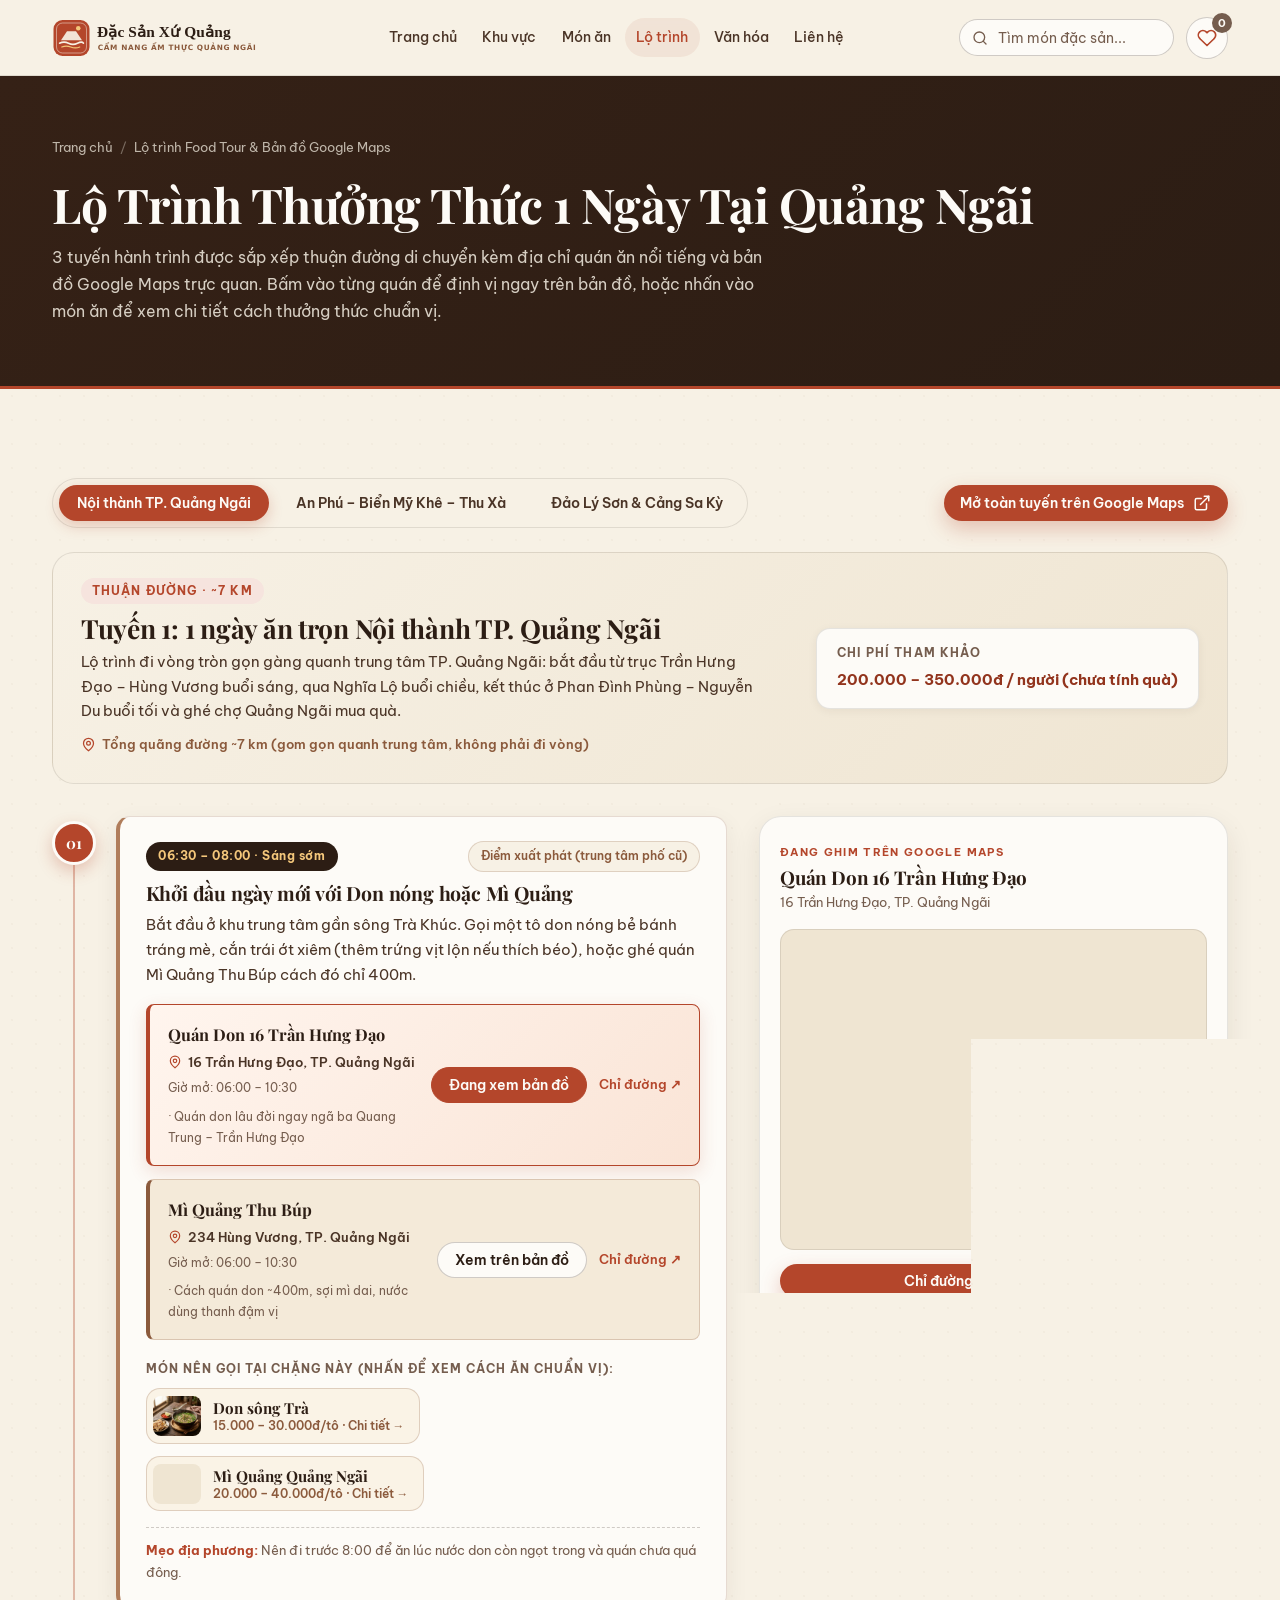
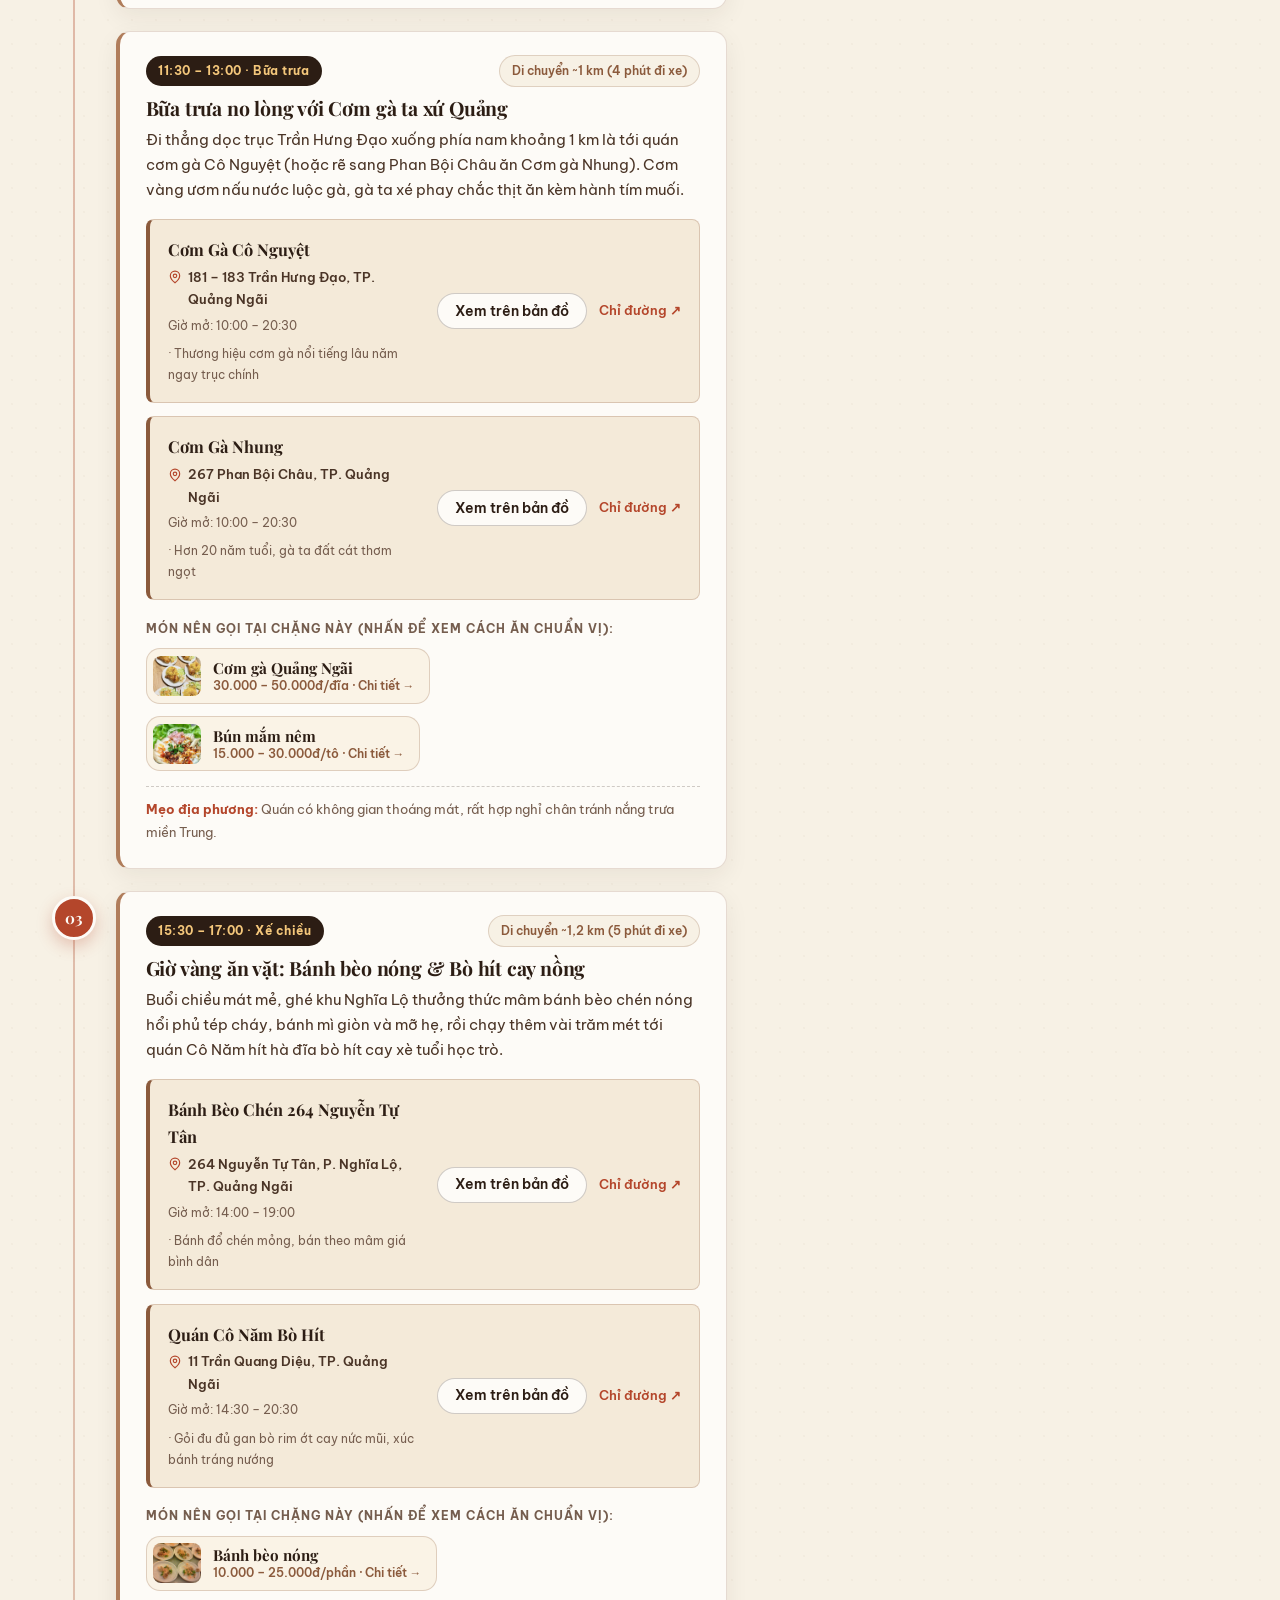
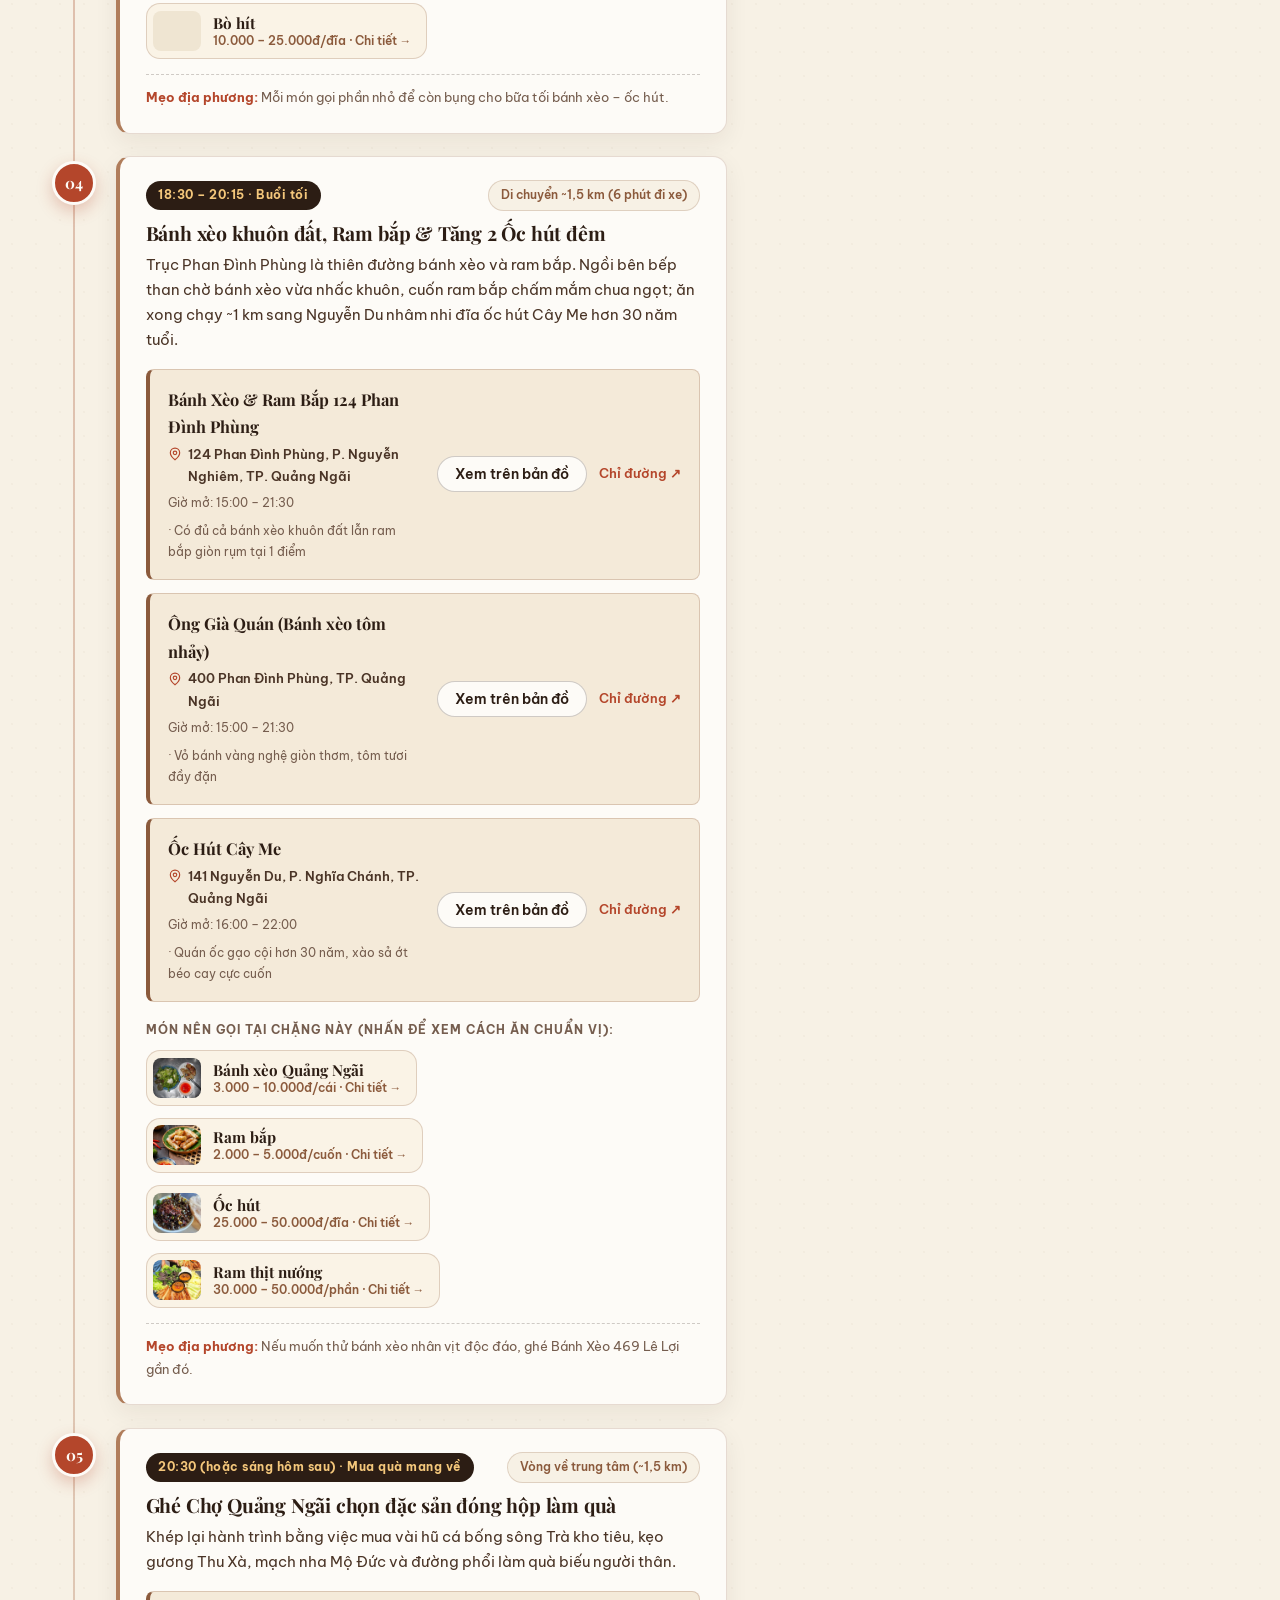
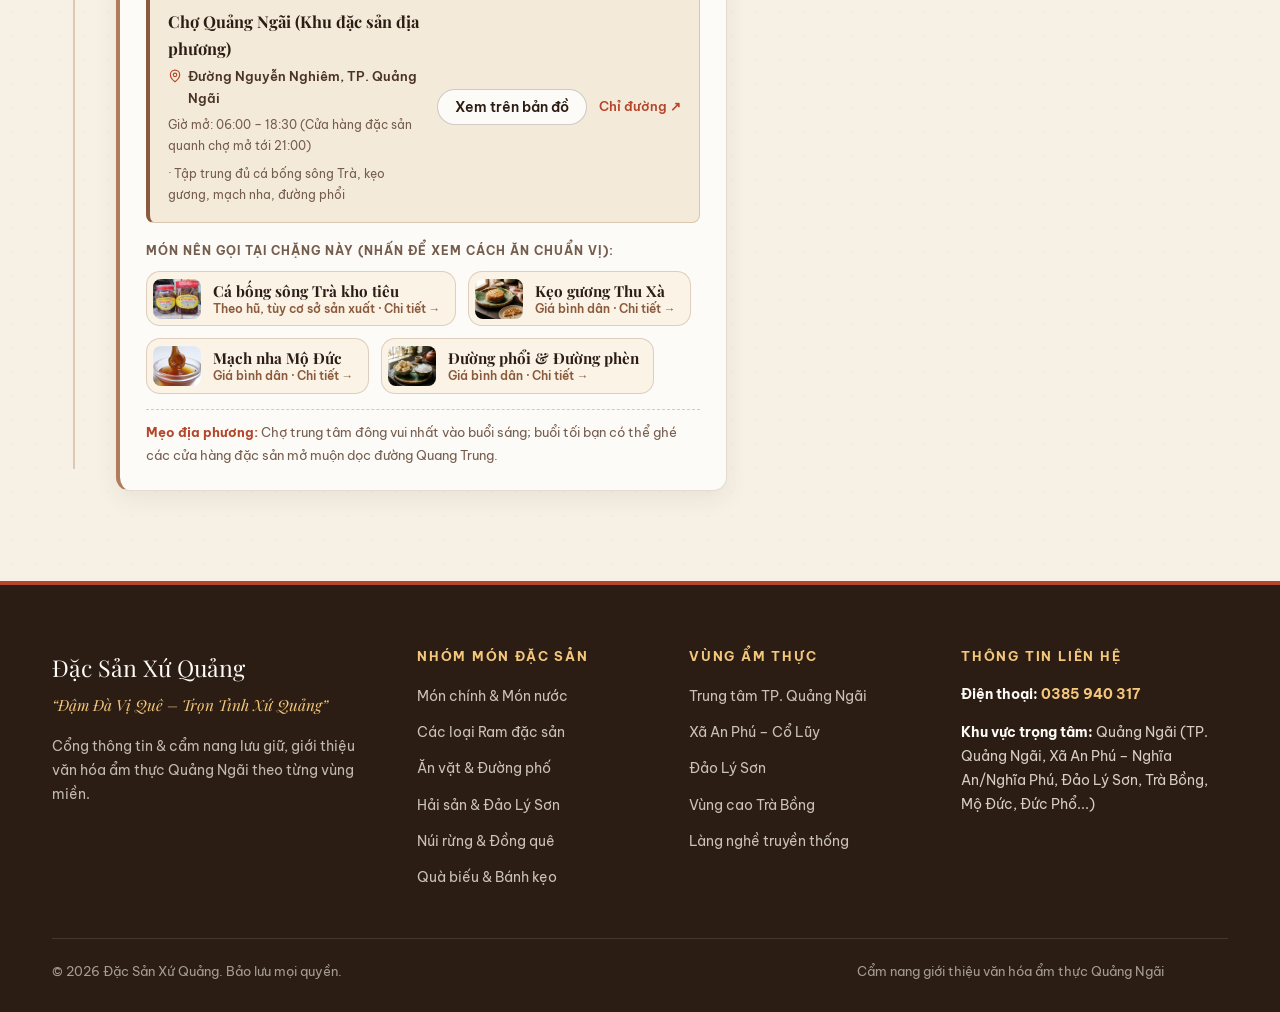
<file: pages/lo-trinh.html>
<!DOCTYPE html>
<html lang="vi">
<head>
  <meta charset="UTF-8">
  <meta name="viewport" content="width=device-width, initial-scale=1.0">
  <title>Lộ Trình Thưởng Thức 1 Ngày &amp; Bản Đồ Quán Ngon – Đặc Sản Xứ Quảng</title>
  <meta name="description" content="Lộ trình Food Tour 1 ngày tại Quảng Ngãi tích hợp Google Maps và địa chỉ quán ngon nổi tiếng: TP. Quảng Ngãi, An Phú – Mỹ Khê – Thu Xà và Đảo Lý Sơn.">
  <link rel="icon" type="image/svg+xml" href="../assets/icons/favicon.svg">
  <link rel="preconnect" href="https://fonts.googleapis.com">
  <link rel="preconnect" href="https://fonts.gstatic.com" crossorigin>
  <link href="https://fonts.googleapis.com/css2?family=Be+Vietnam+Pro:ital,wght@0,400;0,500;0,600;0,700;1,400&family=Playfair+Display:ital,wght@0,600;0,700;1,500;1,600&display=swap" rel="stylesheet">
  <link rel="stylesheet" href="../css/variables.css">
  <link rel="stylesheet" href="../css/base.css">
  <link rel="stylesheet" href="../css/layout.css">
  <link rel="stylesheet" href="../css/components.css">
  <link rel="stylesheet" href="../css/responsive.css">
</head>
<body data-page="foodtour">
  <header class="site-header">
    <div class="container header-inner">
      <a href="../index.html" class="brand-logo" aria-label="Đặc Sản Xứ Quảng – Trang chủ">
        <img src="../assets/images/logo.svg" alt="Đặc Sản Xứ Quảng" width="230" height="44">
      </a>

      <nav class="main-nav" id="main-nav" aria-label="Điều hướng chính">
        <a href="../index.html">Trang chủ</a>
        <a href="khu-vuc.html">Khu vực</a>
        <a href="../index.html#thu-vien-mon">Món ăn</a>
        <a href="lo-trinh.html" class="is-active">Lộ trình</a>
        <a href="bai-viet.html">Văn hóa</a>
        <a href="../index.html#lien-he">Liên hệ</a>
      </nav>

      <div class="header-actions">
        <form class="header-search" id="header-search-form" role="search">
          <svg class="header-search__icon" viewBox="0 0 24 24" fill="none" stroke="currentColor" stroke-width="2" stroke-linecap="round" stroke-linejoin="round" aria-hidden="true">
            <circle cx="11" cy="11" r="8"/><path d="m21 21-4.3-4.3"/>
          </svg>
          <label for="header-search-input" class="sr-only">Tìm nhanh món đặc sản</label>
          <input type="search" id="header-search-input" placeholder="Tìm món đặc sản..." autocomplete="off">
        </form>
        <button type="button" class="nav-toggle" id="nav-toggle" aria-label="Mở menu điều hướng" aria-expanded="false" aria-controls="main-nav">
          <svg width="22" height="22" viewBox="0 0 24 24" fill="none" stroke="currentColor" stroke-width="2" stroke-linecap="round">
            <path d="M4 6h16M4 12h16M4 18h16"/>
          </svg>
        </button>
      </div>
    </div>
  </header>

  <main>
    <section class="page-banner">
      <div class="container">
        <nav class="breadcrumb" aria-label="Đường dẫn">
          <a href="../index.html">Trang chủ</a>
          <span class="breadcrumb__sep">/</span>
          <span>Lộ trình Food Tour &amp; Bản đồ Google Maps</span>
        </nav>
        <h1>Lộ Trình Thưởng Thức 1 Ngày Tại Quảng Ngãi</h1>
        <p>
          3 tuyến hành trình được sắp xếp thuận đường di chuyển kèm địa chỉ quán ăn nổi tiếng và bản đồ Google Maps trực quan.
          Bấm vào từng quán để định vị ngay trên bản đồ, hoặc nhấn vào món ăn để xem chi tiết cách thưởng thức chuẩn vị.
        </p>
      </div>
    </section>

    <section class="section">
      <div class="container">
        <!-- Thanh chọn tuyến lộ trình -->
        <div class="foodtour-page-bar">
          <div class="foodtour-tabs" id="foodtour-tabs" role="tablist" aria-label="Chọn tuyến lộ trình Food Tour"></div>
          <a href="#" class="btn btn--primary btn--sm" id="foodtour-full-route-btn" target="_blank" rel="noopener noreferrer">
            Mở toàn tuyến trên Google Maps
            <svg viewBox="0 0 24 24" fill="none" stroke="currentColor" stroke-width="2" stroke-linecap="round" stroke-linejoin="round" aria-hidden="true">
              <path d="M18 13v6a2 2 0 0 1-2 2H5a2 2 0 0 1-2-2V8a2 2 0 0 1 2-2h6"/><polyline points="15 3 21 3 21 9"/><line x1="10" y1="14" x2="21" y2="3"/>
            </svg>
          </a>
        </div>

        <!-- Khung tóm tắt tuyến -->
        <div id="foodtour-summary"></div>

        <!-- Bố cục 2 cột: Trái là Timeline quán ăn, Phải là Google Maps ghim dính -->
        <div class="foodtour-split">
          <div id="foodtour-timeline-wrap"></div>

          <aside class="foodtour-map-panel" aria-label="Bản đồ Google Maps theo quán đang chọn">
            <div class="map-card">
              <div class="map-card__head">
                <span class="map-card__eyebrow">Đang ghim trên Google Maps</span>
                <h2 class="map-card__title" id="map-place-name">Đang tải địa điểm...</h2>
                <p class="map-card__addr" id="map-place-addr"></p>
              </div>

              <div class="map-card__frame">
                <iframe
                  id="foodtour-map-iframe"
                  title="Bản đồ địa điểm ẩm thực Quảng Ngãi"
                  loading="lazy"
                  referrerpolicy="no-referrer-when-downgrade"
                  allowfullscreen>
                </iframe>
              </div>

              <div class="map-card__actions">
                <a href="#" class="btn btn--primary btn--sm" id="map-open-gmaps" target="_blank" rel="noopener noreferrer" style="flex:1;">
                  Chỉ đường Google Maps ↗
                </a>
              </div>

              <div class="map-quick-list">
                <div class="map-quick-list__label">Chuyển nhanh điểm ghim trên tuyến:</div>
                <div class="map-quick-list__items" id="map-quick-pins"></div>
              </div>
            </div>
          </aside>
        </div>
      </div>
    </section>
  </main>

  <footer class="site-footer">
    <div class="container">
      <div class="footer-grid">
        <div class="footer-brand">
          <div class="footer-brand__title">Đặc Sản Xứ Quảng</div>
          <div class="footer-brand__slogan">“Đậm Đà Vị Quê – Trọn Tình Xứ Quảng”</div>
          <p>Cổng thông tin &amp; cẩm nang lưu giữ, giới thiệu văn hóa ẩm thực Quảng Ngãi theo từng vùng miền.</p>
        </div>
        <div>
          <h3 class="footer-heading">Nhóm món đặc sản</h3>
          <ul class="footer-links">
            <li><a href="../index.html?cat=mon-chinh#thu-vien-mon">Món chính &amp; Món nước</a></li>
            <li><a href="../index.html?cat=ram#thu-vien-mon">Các loại Ram đặc sản</a></li>
            <li><a href="../index.html?cat=an-vat#thu-vien-mon">Ăn vặt &amp; Đường phố</a></li>
            <li><a href="../index.html?cat=hai-san#thu-vien-mon">Hải sản &amp; Đảo Lý Sơn</a></li>
            <li><a href="../index.html?cat=nui-rung#thu-vien-mon">Núi rừng &amp; Đồng quê</a></li>
            <li><a href="../index.html?cat=qua-bieu#thu-vien-mon">Quà biếu &amp; Bánh kẹo</a></li>
          </ul>
        </div>
        <div>
          <h3 class="footer-heading">Vùng ẩm thực</h3>
          <ul class="footer-links">
            <li><a href="khu-vuc.html?id=tp-quang-ngai">Trung tâm TP. Quảng Ngãi</a></li>
            <li><a href="khu-vuc.html?id=an-phu-co-luy">Xã An Phú – Cổ Lũy</a></li>
            <li><a href="khu-vuc.html?id=ly-son">Đảo Lý Sơn</a></li>
            <li><a href="khu-vuc.html?id=tra-bong">Vùng cao Trà Bồng</a></li>
            <li><a href="khu-vuc.html?id=lang-nghe">Làng nghề truyền thống</a></li>
          </ul>
        </div>
        <div>
          <h3 class="footer-heading">Thông tin liên hệ</h3>
          <div class="footer-contact-list">
            <div><strong>Điện thoại:</strong> <a href="tel:0385940317" style="color:#f4c77b;font-weight:700;">0385 940 317</a></div>
            <div><strong>Khu vực trọng tâm:</strong> Quảng Ngãi (TP. Quảng Ngãi, Xã An Phú – Nghĩa An/Nghĩa Phú, Đảo Lý Sơn, Trà Bồng, Mộ Đức, Đức Phổ...)</div>
          </div>
        </div>
      </div>
      <div class="footer-bottom">
        <span>&copy; 2026 Đặc Sản Xứ Quảng. Bảo lưu mọi quyền.</span>
        <span>Cẩm nang giới thiệu văn hóa ẩm thực Quảng Ngãi</span>
      </div>
    </div>
  </footer>

  <button type="button" class="back-to-top" id="back-to-top" aria-label="Về đầu trang">
    <svg width="20" height="20" viewBox="0 0 24 24" fill="none" stroke="currentColor" stroke-width="2.2" stroke-linecap="round" stroke-linejoin="round"><path d="m18 15-6-6-6 6"/></svg>
  </button>

  <script src="../js/data/categories.js"></script>
  <script src="../js/data/regions.js"></script>
  <script src="../js/data/dishes.js"></script>
  <script src="../js/data/stories.js"></script>
  <script src="../js/data/shops.js"></script>
  <script src="../js/data/foodtour.js"></script>
  <script src="../js/modules/render.js"></script>
  <script src="../js/modules/favorites.js"></script>
  <script src="../js/modules/modal.js"></script>
  <script src="../js/main.js"></script>
</body>
</html>
</file>
<file: css/variables.css>
/* ==========================================================================
   variables.css — Bảng màu thương hiệu & Hệ thống thiết kế Đặc Sản Xứ Quảng
   Tông màu: Nâu đất, kem giấy dó, đỏ gạch, nâu đậm, trắng ngà
   ========================================================================== */

:root {
  /* Bảng màu thương hiệu cốt lõi */
  --color-cream: #f7f1e5;          /* Kem giấy dó – nền chính */
  --color-cream-deep: #efe5d2;     /* Kem giấy dó đậm – nền xen kẽ */
  --color-ivory: #fdfbf7;          /* Trắng ngà – nền thẻ, modal */
  --color-earth: #8b5a3c;          /* Nâu đất – điểm nhấn mộc mạc */
  --color-earth-light: #b07d5b;    /* Nâu đất sáng */
  --color-brick: #b4462b;          /* Đỏ gạch – CTA, tiêu điểm */
  --color-brick-dark: #92341d;     /* Đỏ gạch đậm – hover */
  --color-brick-soft: #f6e4de;     /* Đỏ gạch nhạt – nền tag */
  --color-dark: #2c1d14;           /* Nâu đậm – chữ chính & Footer */
  --color-dark-soft: #4a3426;      /* Nâu vừa – chữ phụ */
  --color-muted: #755d4e;          /* Nâu xám – chú thích */
  --color-gold: #c8963e;           /* Vàng mật – sao Best-seller */
  --color-gold-soft: #fbf2df;      /* Vàng nhạt */
  --color-sage: #546642;           /* Xanh lá mộc – điểm nhấn phụ */

  /* Đường viền & bóng đổ */
  --border-subtle: rgba(44, 29, 20, 0.11);
  --border-strong: rgba(44, 29, 20, 0.22);
  --shadow-sm: 0 2px 10px rgba(44, 29, 20, 0.06);
  --shadow-md: 0 10px 28px rgba(44, 29, 20, 0.09);
  --shadow-lg: 0 24px 56px rgba(44, 29, 20, 0.18);

  /* Phông chữ (hỗ trợ đầy đủ dấu tiếng Việt) */
  --font-serif: 'Playfair Display', 'Times New Roman', Georgia, serif;
  --font-sans: 'Be Vietnam Pro', -apple-system, BlinkMacSystemFont, 'Segoe UI', Roboto, sans-serif;

  /* Khoảng cách & bố cục */
  --container-max: 1240px;
  --container-narrow: 860px;
  --header-height: 76px;
  --section-py: clamp(4rem, 7vw, 6.25rem);

  /* Bo góc */
  --radius-sm: 8px;
  --radius-md: 14px;
  --radius-lg: 22px;
  --radius-pill: 999px;

  /* Chuyển động */
  --ease-out: cubic-bezier(0.22, 1, 0.36, 1);
  --transition-fast: 0.2s var(--ease-out);
  --transition-base: 0.35s var(--ease-out);
  --transition-slow: 0.55s var(--ease-out);
}
</file>
<file: css/base.css>
/* ==========================================================================
   base.css — Reset, Typography, Buttons & Tiện ích chung
   ========================================================================== */

*,
*::before,
*::after {
  box-sizing: border-box;
  margin: 0;
  padding: 0;
}

html {
  scroll-behavior: smooth;
  font-size: 16px;
  -webkit-text-size-adjust: 100%;
}

body {
  font-family: var(--font-sans);
  background-color: var(--color-cream);
  color: var(--color-dark);
  line-height: 1.68;
  min-height: 100vh;
  overflow-x: hidden;
  -webkit-font-smoothing: antialiased;
  /* Tạo chất liệu giấy dó nhẹ */
  background-image:
    radial-gradient(rgba(139, 90, 60, 0.04) 1px, transparent 0);
  background-size: 24px 24px;
}

body.no-scroll {
  overflow: hidden;
}

img {
  display: block;
  max-width: 100%;
  height: auto;
}

a {
  color: inherit;
  text-decoration: none;
}

button,
input,
select {
  font-family: inherit;
  color: inherit;
}

button {
  cursor: pointer;
  background: none;
  border: none;
}

ul,
ol {
  list-style: none;
}

:focus-visible {
  outline: 2px solid var(--color-brick);
  outline-offset: 3px;
}

/* Container */
.container {
  width: 100%;
  max-width: var(--container-max);
  margin-inline: auto;
  padding-inline: clamp(1.1rem, 3vw, 2rem);
}

.container--narrow {
  max-width: var(--container-narrow);
}

/* Typography tạp chí ẩm thực */
h1, h2, h3, h4 {
  font-family: var(--font-serif);
  font-weight: 700;
  line-height: 1.22;
  color: var(--color-dark);
  letter-spacing: -0.01em;
}

.section-eyebrow {
  display: inline-flex;
  align-items: center;
  gap: 0.65rem;
  font-family: var(--font-sans);
  font-size: 0.78rem;
  font-weight: 700;
  text-transform: uppercase;
  letter-spacing: 0.16em;
  color: var(--color-brick);
  margin-bottom: 0.85rem;
}

.section-eyebrow::before {
  content: '';
  width: 28px;
  height: 1.5px;
  background-color: var(--color-brick);
  display: inline-block;
}

.section-title {
  font-size: clamp(1.85rem, 3.4vw, 2.75rem);
  margin-bottom: 0.9rem;
}

.section-lead {
  font-size: clamp(0.98rem, 1.3vw, 1.08rem);
  color: var(--color-dark-soft);
  max-width: 660px;
}

.section-header {
  margin-bottom: clamp(2rem, 4vw, 3rem);
}

.section-header--center {
  text-align: center;
}

.section-header--center .section-eyebrow::after {
  content: '';
  width: 28px;
  height: 1.5px;
  background-color: var(--color-brick);
  display: inline-block;
}

.section-header--center .section-lead {
  margin-inline: auto;
}

.section-header--split {
  display: flex;
  align-items: flex-end;
  justify-content: space-between;
  gap: 1.5rem;
  flex-wrap: wrap;
}

/* Nút bấm */
.btn {
  display: inline-flex;
  align-items: center;
  justify-content: center;
  gap: 0.55rem;
  padding: 0.82rem 1.55rem;
  border-radius: var(--radius-pill);
  font-size: 0.94rem;
  font-weight: 600;
  line-height: 1.2;
  transition: transform var(--transition-fast), background-color var(--transition-fast),
              color var(--transition-fast), box-shadow var(--transition-fast), border-color var(--transition-fast);
  white-space: nowrap;
}

.btn svg {
  width: 18px;
  height: 18px;
  flex-shrink: 0;
  transition: transform var(--transition-fast);
}

.btn--primary {
  background-color: var(--color-brick);
  color: var(--color-ivory);
  box-shadow: 0 8px 20px rgba(180, 70, 43, 0.28);
}

.btn--primary:hover {
  background-color: var(--color-brick-dark);
  transform: translateY(-2px);
  box-shadow: 0 12px 26px rgba(180, 70, 43, 0.34);
}

.btn--primary:hover svg {
  transform: translateX(3px);
}

.btn--secondary {
  background-color: var(--color-ivory);
  color: var(--color-dark);
  border: 1px solid var(--border-strong);
}

.btn--secondary:hover {
  border-color: var(--color-brick);
  color: var(--color-brick);
  transform: translateY(-2px);
}

.btn--ghost-light {
  background-color: rgba(253, 251, 247, 0.14);
  color: var(--color-ivory);
  border: 1px solid rgba(253, 251, 247, 0.42);
  backdrop-filter: blur(8px);
}

.btn--ghost-light:hover {
  background-color: rgba(253, 251, 247, 0.24);
  transform: translateY(-2px);
}

.btn--sm {
  padding: 0.55rem 1.05rem;
  font-size: 0.85rem;
}

.btn--link {
  padding: 0;
  color: var(--color-brick);
  font-weight: 600;
  font-size: 0.92rem;
}

.btn--link:hover {
  color: var(--color-brick-dark);
}

.btn--link:hover svg {
  transform: translateX(4px);
}

/* Hiệu ứng xuất hiện khi cuộn trang */
.reveal {
  opacity: 0;
  transform: translateY(22px);
  transition: opacity 0.65s var(--ease-out), transform 0.65s var(--ease-out);
}

.reveal.is-visible {
  opacity: 1;
  transform: translateY(0);
}

@media (prefers-reduced-motion: reduce) {
  html { scroll-behavior: auto; }
  .reveal { opacity: 1; transform: none; transition: none; }
}

/* Tiện ích ẩn trực quan cho trình đọc màn hình */
.sr-only {
  position: absolute;
  width: 1px;
  height: 1px;
  padding: 0;
  margin: -1px;
  overflow: hidden;
  clip: rect(0, 0, 0, 0);
  white-space: nowrap;
  border: 0;
}
</file>
<file: css/layout.css>
/* ==========================================================================
   layout.css — Bố cục Header, Hero, các Section, Grid và Footer
   ========================================================================== */

/* ---------------- HEADER ---------------- */
.site-header {
  position: sticky;
  top: 0;
  z-index: 100;
  height: var(--header-height);
  background-color: rgba(247, 241, 229, 0.92);
  backdrop-filter: blur(12px);
  -webkit-backdrop-filter: blur(12px);
  border-bottom: 1px solid var(--border-subtle);
  transition: box-shadow var(--transition-base), background-color var(--transition-base);
}

.site-header.is-scrolled {
  background-color: rgba(253, 251, 247, 0.97);
  box-shadow: var(--shadow-sm);
}

.header-inner {
  height: 100%;
  display: flex;
  align-items: center;
  justify-content: space-between;
  gap: 1.25rem;
}

.brand-logo {
  display: inline-flex;
  align-items: center;
  flex-shrink: 0;
}

.brand-logo img {
  height: 42px;
  width: auto;
}

.main-nav {
  display: flex;
  align-items: center;
  gap: 0.15rem;
}

.main-nav a {
  position: relative;
  padding: 0.48rem 0.72rem;
  font-size: 0.89rem;
  font-weight: 500;
  white-space: nowrap;
  color: var(--color-dark-soft);
  border-radius: var(--radius-pill);
  transition: color var(--transition-fast), background-color var(--transition-fast);
}

.main-nav a:hover,
.main-nav a.is-active {
  color: var(--color-brick);
  background-color: rgba(180, 70, 43, 0.08);
}

/* Thanh tìm kiếm nhanh trên Header */
.header-actions {
  display: flex;
  align-items: center;
  gap: 0.75rem;
}

.header-search {
  position: relative;
  display: flex;
  align-items: center;
}

.header-search input {
  width: 215px;
  padding: 0.52rem 0.95rem 0.52rem 2.35rem;
  border-radius: var(--radius-pill);
  border: 1px solid var(--border-strong);
  background-color: var(--color-ivory);
  font-size: 0.86rem;
  color: var(--color-dark);
  transition: width var(--transition-base), border-color var(--transition-fast), box-shadow var(--transition-fast);
}

.header-search input::placeholder {
  color: var(--color-muted);
}

.header-search input:focus {
  outline: none;
  width: 255px;
  border-color: var(--color-brick);
  box-shadow: 0 0 0 3px rgba(180, 70, 43, 0.14);
}

.header-search__icon {
  position: absolute;
  left: 0.8rem;
  width: 16px;
  height: 16px;
  color: var(--color-muted);
  pointer-events: none;
}

.nav-toggle {
  display: none;
  width: 42px;
  height: 42px;
  border-radius: var(--radius-sm);
  border: 1px solid var(--border-strong);
  background-color: var(--color-ivory);
  align-items: center;
  justify-content: center;
  color: var(--color-dark);
}

/* ---------------- HERO SECTION ---------------- */
.hero {
  position: relative;
  min-height: clamp(540px, 78vh, 720px);
  display: flex;
  align-items: center;
  overflow: hidden;
  background-color: var(--color-dark);
  color: var(--color-ivory);
}

.hero__bg {
  position: absolute;
  inset: 0;
  width: 100%;
  height: 100%;
  object-fit: cover;
  object-position: center 45%;
  transform: scale(1.02);
}

.hero__overlay {
  position: absolute;
  inset: 0;
  background:
    linear-gradient(95deg, rgba(28, 17, 11, 0.88) 0%, rgba(36, 22, 14, 0.72) 48%, rgba(44, 29, 20, 0.34) 100%),
    linear-gradient(180deg, rgba(28, 17, 11, 0.25) 0%, rgba(28, 17, 11, 0.45) 100%);
}

.hero__content {
  position: relative;
  z-index: 2;
  max-width: 680px;
  padding-block: 4rem;
}

.hero__badge {
  display: inline-flex;
  align-items: center;
  gap: 0.55rem;
  padding: 0.4rem 0.95rem;
  border-radius: var(--radius-pill);
  background-color: rgba(253, 251, 247, 0.14);
  border: 1px solid rgba(253, 251, 247, 0.28);
  color: #f6dec0;
  font-size: 0.78rem;
  font-weight: 600;
  letter-spacing: 0.14em;
  text-transform: uppercase;
  margin-bottom: 1.35rem;
  backdrop-filter: blur(6px);
}

.hero__title {
  color: var(--color-ivory);
  font-size: clamp(2.4rem, 5.2vw, 4rem);
  line-height: 1.12;
  margin-bottom: 1rem;
  text-shadow: 0 4px 24px rgba(0, 0, 0, 0.35);
}

.hero__slogan {
  font-family: var(--font-serif);
  font-style: italic;
  font-size: clamp(1.2rem, 2.2vw, 1.55rem);
  color: #f3d4a6;
  margin-bottom: 1.25rem;
}

.hero__desc {
  font-size: clamp(0.96rem, 1.3vw, 1.06rem);
  color: rgba(253, 251, 247, 0.88);
  margin-bottom: 2rem;
  max-width: 560px;
}

.hero__actions {
  display: flex;
  flex-wrap: wrap;
  gap: 0.9rem;
  margin-bottom: 2.5rem;
}

.hero__stats {
  display: flex;
  flex-wrap: wrap;
  gap: 2.2rem;
  padding-top: 1.6rem;
  border-top: 1px solid rgba(253, 251, 247, 0.2);
}

.hero__stat-num {
  display: block;
  font-family: var(--font-serif);
  font-size: 1.75rem;
  font-weight: 700;
  color: #f4c77b;
  line-height: 1.1;
}

.hero__stat-label {
  font-size: 0.82rem;
  color: rgba(253, 251, 247, 0.78);
}

/* ---------------- SECTIONS ---------------- */
.section {
  padding-block: var(--section-py);
  position: relative;
}

.section--alt {
  background-color: var(--color-cream-deep);
  border-top: 1px solid var(--border-subtle);
  border-bottom: 1px solid var(--border-subtle);
}

.section--ivory {
  background-color: var(--color-ivory);
  border-top: 1px solid var(--border-subtle);
  border-bottom: 1px solid var(--border-subtle);
}

/* ---------------- INTRO (GIAO THOA 3 MIỀN) ---------------- */
.intro-grid {
  display: grid;
  grid-template-columns: 1.05fr 0.95fr;
  gap: clamp(2rem, 5vw, 4.25rem);
  align-items: center;
}

.intro-media {
  position: relative;
}

.intro-media__frame {
  border-radius: var(--radius-lg);
  overflow: hidden;
  box-shadow: var(--shadow-md);
  border: 6px solid var(--color-ivory);
  aspect-ratio: 16 / 11;
}

.intro-media__frame img {
  width: 100%;
  height: 100%;
  object-fit: cover;
}

.intro-media__caption {
  position: absolute;
  bottom: -18px;
  right: 22px;
  background-color: var(--color-dark);
  color: var(--color-cream);
  padding: 0.8rem 1.25rem;
  border-radius: var(--radius-md);
  font-size: 0.85rem;
  max-width: 280px;
  box-shadow: var(--shadow-md);
}

.intro-media__caption strong {
  display: block;
  font-family: var(--font-serif);
  font-size: 1rem;
  color: #f4c77b;
  margin-bottom: 0.15rem;
}

.intro-pillars {
  display: grid;
  grid-template-columns: repeat(3, 1fr);
  gap: 1rem;
  margin-top: 2rem;
}

.intro-pillar {
  background-color: var(--color-ivory);
  border: 1px solid var(--border-subtle);
  border-radius: var(--radius-md);
  padding: 1.15rem;
  transition: transform var(--transition-fast), border-color var(--transition-fast);
}

.intro-pillar:hover {
  transform: translateY(-3px);
  border-color: var(--color-earth-light);
}

.intro-pillar__num {
  font-family: var(--font-serif);
  font-size: 0.85rem;
  font-weight: 700;
  color: var(--color-brick);
  margin-bottom: 0.35rem;
}

.intro-pillar h3 {
  font-size: 1.02rem;
  margin-bottom: 0.35rem;
}

.intro-pillar p {
  font-size: 0.84rem;
  color: var(--color-muted);
  line-height: 1.5;
}

/* ---------------- GRIDS ---------------- */
.bestseller-grid {
  display: grid;
  grid-template-columns: repeat(3, 1fr);
  gap: 1.6rem;
}

.regions-grid {
  display: grid;
  grid-template-columns: repeat(5, 1fr);
  gap: 1.15rem;
}

.dishes-grid {
  display: grid;
  grid-template-columns: repeat(3, 1fr);
  gap: 1.6rem;
}

.stories-grid {
  display: grid;
  grid-template-columns: repeat(4, 1fr);
  gap: 1.4rem;
}

/* ---------------- CONTACT BANNER ---------------- */
.contact-strip {
  background: linear-gradient(135deg, #3a2418 0%, #2c1d14 60%, #4b2518 100%);
  color: var(--color-cream);
  border-radius: var(--radius-lg);
  padding: clamp(2rem, 4.5vw, 3.4rem);
  display: grid;
  grid-template-columns: 1.35fr 0.85fr;
  gap: 2.2rem;
  align-items: center;
  box-shadow: var(--shadow-lg);
  position: relative;
  overflow: hidden;
}

.contact-strip::after {
  content: '';
  position: absolute;
  width: 320px;
  height: 320px;
  border-radius: 50%;
  background: radial-gradient(circle, rgba(200, 150, 62, 0.22), transparent 70%);
  top: -120px;
  right: -80px;
  pointer-events: none;
}

.contact-strip h2 {
  color: var(--color-ivory);
  font-size: clamp(1.65rem, 2.8vw, 2.25rem);
  margin-bottom: 0.7rem;
}

.contact-strip p {
  color: rgba(247, 241, 229, 0.84);
  font-size: 0.96rem;
}

.contact-strip__box {
  position: relative;
  z-index: 1;
  background-color: rgba(253, 251, 247, 0.08);
  border: 1px solid rgba(253, 251, 247, 0.18);
  border-radius: var(--radius-md);
  padding: 1.5rem;
  display: flex;
  flex-direction: column;
  gap: 0.9rem;
}

.contact-strip__row {
  display: flex;
  align-items: flex-start;
  gap: 0.75rem;
  font-size: 0.92rem;
}

.contact-strip__row svg {
  width: 19px;
  height: 19px;
  color: #f4c77b;
  flex-shrink: 0;
  margin-top: 0.2rem;
}

.contact-strip__phone {
  font-family: var(--font-serif);
  font-size: 1.3rem;
  font-weight: 700;
  color: #f4c77b;
  letter-spacing: 0.03em;
}

.contact-strip__phone:hover {
  text-decoration: underline;
}

/* ---------------- FOOTER ---------------- */
.site-footer {
  background-color: var(--color-dark);
  color: rgba(247, 241, 229, 0.84);
  padding-top: 4rem;
  border-top: 4px solid var(--color-brick);
}

.footer-grid {
  display: grid;
  grid-template-columns: 1.4fr 1fr 1fr 1.15fr;
  gap: 2.5rem;
  padding-bottom: 3rem;
  border-bottom: 1px solid rgba(247, 241, 229, 0.12);
}

.footer-brand__title {
  font-family: var(--font-serif);
  font-size: 1.45rem;
  color: var(--color-ivory);
  margin-bottom: 0.25rem;
}

.footer-brand__slogan {
  font-family: var(--font-serif);
  font-style: italic;
  color: #f4c77b;
  font-size: 0.96rem;
  margin-bottom: 1rem;
}

.footer-brand p {
  font-size: 0.9rem;
  color: rgba(247, 241, 229, 0.74);
  max-width: 340px;
}

.footer-heading {
  font-family: var(--font-sans);
  font-size: 0.8rem;
  font-weight: 700;
  text-transform: uppercase;
  letter-spacing: 0.14em;
  color: #f4c77b;
  margin-bottom: 1.1rem;
}

.footer-links {
  display: flex;
  flex-direction: column;
  gap: 0.58rem;
}

.footer-links a {
  font-size: 0.9rem;
  color: rgba(247, 241, 229, 0.78);
  transition: color var(--transition-fast), transform var(--transition-fast);
  display: inline-block;
}

.footer-links a:hover {
  color: var(--color-ivory);
  transform: translateX(4px);
}

.footer-contact-list {
  display: flex;
  flex-direction: column;
  gap: 0.85rem;
  font-size: 0.9rem;
}

.footer-contact-list strong {
  color: var(--color-ivory);
}

.footer-bottom {
  padding-block: 1.4rem 1.8rem;
  padding-right: 4rem;
  display: flex;
  align-items: center;
  justify-content: space-between;
  flex-wrap: wrap;
  gap: 1rem;
  font-size: 0.84rem;
  color: rgba(247, 241, 229, 0.6);
}

/* ---------------- SUBPAGE HERO & BREADCRUMB ---------------- */
.page-banner {
  background: linear-gradient(135deg, #352116 0%, #2c1d14 100%);
  color: var(--color-ivory);
  padding-block: clamp(2.4rem, 5vw, 3.8rem);
  border-bottom: 3px solid var(--color-brick);
}

.breadcrumb {
  display: flex;
  align-items: center;
  flex-wrap: wrap;
  gap: 0.45rem;
  font-size: 0.84rem;
  color: rgba(247, 241, 229, 0.72);
  margin-bottom: 1rem;
}

.breadcrumb a:hover {
  color: #f4c77b;
}

.breadcrumb__sep {
  opacity: 0.5;
}

.page-banner h1 {
  color: var(--color-ivory);
  font-size: clamp(1.9rem, 3.8vw, 3rem);
  margin-bottom: 0.65rem;
}

.page-banner p {
  color: rgba(247, 241, 229, 0.84);
  max-width: 720px;
}
</file>
<file: css/components.css>
/* ==========================================================================
   components.css — Card món ăn, Tag khu vực, Bộ lọc, Minh họa dự phòng & Modal
   ========================================================================== */

/* ---------------- MINH HỌA DỰ PHÒNG (KHI CHƯA CÓ ẢNH CHỤP) ---------------- */
.media-fallback {
  position: relative;
  width: 100%;
  height: 100%;
  display: flex;
  flex-direction: column;
  align-items: center;
  justify-content: center;
  text-align: center;
  padding: 1.4rem;
  background:
    radial-gradient(circle at 22% 18%, rgba(200, 150, 62, 0.24), transparent 52%),
    radial-gradient(circle at 82% 85%, rgba(180, 70, 43, 0.22), transparent 55%),
    linear-gradient(145deg, #efe2cc 0%, #e4d1b4 100%);
  color: var(--color-dark);
  overflow: hidden;
}

.media-fallback::before {
  content: '';
  position: absolute;
  inset: 10px;
  border: 1px dashed rgba(139, 90, 60, 0.35);
  border-radius: calc(var(--radius-sm) + 2px);
  pointer-events: none;
}

.media-fallback__icon {
  width: 44px;
  height: 44px;
  border-radius: 50%;
  background-color: rgba(253, 251, 247, 0.85);
  border: 1px solid rgba(139, 90, 60, 0.24);
  display: flex;
  align-items: center;
  justify-content: center;
  color: var(--color-brick);
  margin-bottom: 0.7rem;
  box-shadow: var(--shadow-sm);
}

.media-fallback__icon svg {
  width: 22px;
  height: 22px;
}

.media-fallback__title {
  font-family: var(--font-serif);
  font-size: 1.08rem;
  font-weight: 700;
  color: var(--color-dark);
  line-height: 1.25;
  margin-bottom: 0.22rem;
}

.media-fallback__sub {
  font-size: 0.74rem;
  letter-spacing: 0.08em;
  text-transform: uppercase;
  color: var(--color-earth);
  font-weight: 600;
}

/* ---------------- THẺ MÓN ĂN (DISH CARD) ---------------- */
.dish-card {
  background-color: var(--color-ivory);
  border: 1px solid var(--border-subtle);
  border-radius: var(--radius-md);
  overflow: hidden;
  display: flex;
  flex-direction: column;
  cursor: pointer;
  transition: transform var(--transition-base), box-shadow var(--transition-base), border-color var(--transition-fast);
  box-shadow: var(--shadow-sm);
}

.dish-card:hover {
  transform: translateY(-6px);
  box-shadow: var(--shadow-md);
  border-color: rgba(180, 70, 43, 0.35);
}

.dish-card--featured {
  border-color: rgba(200, 150, 62, 0.38);
}

.dish-card__media {
  position: relative;
  aspect-ratio: 4 / 3;
  overflow: hidden;
  background-color: var(--color-cream-deep);
}

.dish-card__media img {
  width: 100%;
  height: 100%;
  object-fit: cover;
  transition: transform 0.65s var(--ease-out);
}

.dish-card:hover .dish-card__media img {
  transform: scale(1.06);
}

.dish-card__badges {
  position: absolute;
  top: 0.8rem;
  left: 0.8rem;
  right: 0.8rem;
  display: flex;
  justify-content: space-between;
  align-items: flex-start;
  gap: 0.45rem;
  pointer-events: none;
  z-index: 2;
}

.badge {
  display: inline-flex;
  align-items: center;
  gap: 0.35rem;
  padding: 0.3rem 0.72rem;
  border-radius: var(--radius-pill);
  font-size: 0.74rem;
  font-weight: 700;
  letter-spacing: 0.03em;
  line-height: 1.2;
  white-space: nowrap;
}

.badge svg {
  width: 13px;
  height: 13px;
  flex-shrink: 0;
}

.badge--bestseller {
  background-color: var(--color-brick);
  color: var(--color-ivory);
  box-shadow: 0 4px 12px rgba(180, 70, 43, 0.35);
}

.badge--bestseller svg {
  width: 12px;
  height: 12px;
  color: #f7d58b;
}

.badge--category {
  background-color: rgba(44, 29, 20, 0.76);
  color: var(--color-cream);
  backdrop-filter: blur(6px);
}

.dish-card__body {
  padding: 1.25rem 1.3rem 1.35rem;
  display: flex;
  flex-direction: column;
  flex: 1;
}

.region-tag {
  display: inline-flex;
  align-items: center;
  gap: 0.35rem;
  font-size: 0.77rem;
  font-weight: 600;
  color: var(--color-earth);
  margin-bottom: 0.45rem;
}

.region-tag svg {
  width: 13px;
  height: 13px;
  color: var(--color-brick);
  flex-shrink: 0;
}

.dish-card__title {
  font-size: 1.22rem;
  margin-bottom: 0.45rem;
  color: var(--color-dark);
  transition: color var(--transition-fast);
}

.dish-card:hover .dish-card__title {
  color: var(--color-brick);
}

.dish-card__subgroup {
  display: inline-block;
  align-self: flex-start;
  font-size: 0.72rem;
  font-weight: 600;
  padding: 0.16rem 0.58rem;
  border-radius: var(--radius-pill);
  background-color: var(--color-gold-soft);
  color: var(--color-earth);
  margin-bottom: 0.55rem;
}

.dish-card__desc {
  font-size: 0.89rem;
  color: var(--color-dark-soft);
  margin-bottom: 1.15rem;
  flex: 1;
  display: -webkit-box;
  -webkit-line-clamp: 3;
  -webkit-box-orient: vertical;
  overflow: hidden;
}

.dish-card__footer {
  display: flex;
  align-items: center;
  justify-content: space-between;
  gap: 0.75rem;
  padding-top: 0.9rem;
  border-top: 1px solid var(--border-subtle);
}

.dish-card__price {
  font-size: 0.8rem;
  color: var(--color-muted);
  font-weight: 500;
}

.dish-card__cta {
  display: inline-flex;
  align-items: center;
  gap: 0.35rem;
  font-size: 0.85rem;
  font-weight: 700;
  color: var(--color-brick);
  transition: gap var(--transition-fast);
}

.dish-card:hover .dish-card__cta {
  gap: 0.55rem;
}

.dish-card__cta svg {
  width: 15px;
  height: 15px;
}

/* ---------------- THẺ KHU VỰC (REGION CARD) ---------------- */
.region-card {
  position: relative;
  border-radius: var(--radius-md);
  overflow: hidden;
  aspect-ratio: 3 / 4;
  display: flex;
  flex-direction: column;
  justify-content: flex-end;
  padding: 1.25rem;
  color: var(--color-ivory);
  background-color: var(--color-dark);
  cursor: pointer;
  border: 2px solid transparent;
  transition: transform var(--transition-base), box-shadow var(--transition-base), border-color var(--transition-fast);
  box-shadow: var(--shadow-sm);
}

.region-card:hover {
  transform: translateY(-6px);
  box-shadow: var(--shadow-md);
}

.region-card.is-selected {
  border-color: var(--color-brick);
  box-shadow: 0 0 0 4px rgba(180, 70, 43, 0.22);
}

.region-card__img {
  position: absolute;
  inset: 0;
  width: 100%;
  height: 100%;
  object-fit: cover;
  transition: transform 0.7s var(--ease-out);
}

.region-card:hover .region-card__img {
  transform: scale(1.08);
}

.region-card__overlay {
  position: absolute;
  inset: 0;
  background: linear-gradient(180deg, rgba(28, 17, 11, 0.12) 0%, rgba(28, 17, 11, 0.45) 45%, rgba(28, 17, 11, 0.92) 100%);
}

.region-card__content {
  position: relative;
  z-index: 2;
}

.region-card__count {
  display: inline-block;
  font-size: 0.72rem;
  font-weight: 700;
  letter-spacing: 0.08em;
  text-transform: uppercase;
  padding: 0.22rem 0.62rem;
  border-radius: var(--radius-pill);
  background-color: rgba(180, 70, 43, 0.88);
  color: var(--color-ivory);
  margin-bottom: 0.6rem;
}

.region-card__title {
  color: var(--color-ivory);
  font-size: 1.2rem;
  margin-bottom: 0.35rem;
}

.region-card__tagline {
  font-size: 0.82rem;
  color: rgba(247, 241, 229, 0.82);
  line-height: 1.45;
  margin-bottom: 0.8rem;
  display: -webkit-box;
  -webkit-line-clamp: 2;
  -webkit-box-orient: vertical;
  overflow: hidden;
}

.region-card__actions {
  display: flex;
  align-items: center;
  justify-content: space-between;
  gap: 0.5rem;
  padding-top: 0.65rem;
  border-top: 1px solid rgba(247, 241, 229, 0.22);
  font-size: 0.77rem;
  font-weight: 600;
  white-space: nowrap;
}

.region-card__filter-hint {
  color: #f4c77b;
}

.region-card__page-link {
  color: rgba(253, 251, 247, 0.85);
  text-decoration: underline;
  text-underline-offset: 3px;
}

.region-card__page-link:hover {
  color: #ffffff;
}

/* ---------------- BỘ LỌC & TÌM KIẾM THƯ VIỆN ---------------- */
.filter-panel {
  background-color: var(--color-ivory);
  border: 1px solid var(--border-subtle);
  border-radius: var(--radius-lg);
  padding: 1.45rem;
  margin-bottom: 2rem;
  box-shadow: var(--shadow-sm);
}

.filter-top {
  display: flex;
  align-items: center;
  justify-content: space-between;
  gap: 1rem;
  flex-wrap: wrap;
  margin-bottom: 1.15rem;
}

.search-box {
  position: relative;
  flex: 1;
  min-width: 240px;
  max-width: 440px;
}

.search-box input {
  width: 100%;
  padding: 0.72rem 2.5rem 0.72rem 2.7rem;
  border-radius: var(--radius-pill);
  border: 1px solid var(--border-strong);
  background-color: var(--color-cream);
  font-size: 0.93rem;
  color: var(--color-dark);
  transition: border-color var(--transition-fast), background-color var(--transition-fast), box-shadow var(--transition-fast);
}

.search-box input:focus {
  outline: none;
  background-color: var(--color-ivory);
  border-color: var(--color-brick);
  box-shadow: 0 0 0 3px rgba(180, 70, 43, 0.14);
}

.search-box__icon {
  position: absolute;
  left: 0.95rem;
  top: 50%;
  transform: translateY(-50%);
  width: 18px;
  height: 18px;
  color: var(--color-muted);
  pointer-events: none;
}

.search-box__clear {
  position: absolute;
  right: 0.65rem;
  top: 50%;
  transform: translateY(-50%);
  width: 26px;
  height: 26px;
  border-radius: 50%;
  display: none;
  align-items: center;
  justify-content: center;
  color: var(--color-muted);
  background-color: rgba(44, 29, 20, 0.08);
}

.search-box__clear.is-visible {
  display: inline-flex;
}

.search-box__clear:hover {
  background-color: var(--color-brick);
  color: var(--color-ivory);
}

.region-select-wrap {
  display: flex;
  align-items: center;
  gap: 0.6rem;
  flex-wrap: wrap;
}

.region-select-wrap label {
  font-size: 0.85rem;
  font-weight: 600;
  color: var(--color-muted);
}

.region-select {
  padding: 0.68rem 2.2rem 0.68rem 1rem;
  border-radius: var(--radius-pill);
  border: 1px solid var(--border-strong);
  background-color: var(--color-cream);
  font-size: 0.9rem;
  font-weight: 500;
  color: var(--color-dark);
  cursor: pointer;
}

.region-select:focus {
  outline: none;
  border-color: var(--color-brick);
}

/* Tabs 6 nhóm món */
.category-tabs {
  display: flex;
  flex-wrap: wrap;
  gap: 0.55rem;
  padding-top: 1rem;
  border-top: 1px solid var(--border-subtle);
}

.cat-tab {
  display: inline-flex;
  align-items: center;
  gap: 0.45rem;
  padding: 0.55rem 1.05rem;
  border-radius: var(--radius-pill);
  border: 1px solid var(--border-subtle);
  background-color: var(--color-cream);
  font-size: 0.86rem;
  font-weight: 600;
  color: var(--color-dark-soft);
  transition: background-color var(--transition-fast), color var(--transition-fast), border-color var(--transition-fast), transform var(--transition-fast);
}

.cat-tab:hover {
  border-color: var(--color-brick);
  color: var(--color-brick);
}

.cat-tab.is-active {
  background-color: var(--color-brick);
  border-color: var(--color-brick);
  color: var(--color-ivory);
  box-shadow: 0 6px 14px rgba(180, 70, 43, 0.24);
}

.cat-tab__count {
  font-size: 0.74rem;
  padding: 0.08rem 0.48rem;
  border-radius: var(--radius-pill);
  background-color: rgba(44, 29, 20, 0.09);
  color: inherit;
}

.cat-tab.is-active .cat-tab__count {
  background-color: rgba(253, 251, 247, 0.24);
}

/* Thanh trạng thái kết quả */
.filter-status {
  display: flex;
  align-items: center;
  justify-content: space-between;
  flex-wrap: wrap;
  gap: 0.75rem;
  margin-bottom: 1.35rem;
  font-size: 0.9rem;
  color: var(--color-dark-soft);
}

.filter-status strong {
  color: var(--color-brick);
}

.filter-chips {
  display: flex;
  align-items: center;
  flex-wrap: wrap;
  gap: 0.5rem;
}

.filter-chip {
  display: inline-flex;
  align-items: center;
  gap: 0.4rem;
  padding: 0.3rem 0.75rem;
  border-radius: var(--radius-pill);
  background-color: var(--color-brick-soft);
  color: var(--color-brick-dark);
  font-size: 0.8rem;
  font-weight: 600;
}

.filter-chip button {
  font-size: 1rem;
  line-height: 1;
  color: inherit;
  padding-inline: 2px;
}

.filter-reset {
  font-size: 0.84rem;
  font-weight: 600;
  color: var(--color-earth);
  text-decoration: underline;
  text-underline-offset: 3px;
}

.filter-reset:hover {
  color: var(--color-brick);
}

.empty-state {
  grid-column: 1 / -1;
  background-color: var(--color-ivory);
  border: 1px dashed var(--border-strong);
  border-radius: var(--radius-lg);
  padding: 3.2rem 1.5rem;
  text-align: center;
}

.empty-state h3 {
  font-size: 1.35rem;
  margin-bottom: 0.5rem;
}

.empty-state p {
  color: var(--color-muted);
  margin-bottom: 1.25rem;
}

/* ---------------- THẺ BÀI VIẾT VĂN HÓA (STORY CARD) ---------------- */
.story-card {
  background-color: var(--color-ivory);
  border: 1px solid var(--border-subtle);
  border-radius: var(--radius-md);
  overflow: hidden;
  display: flex;
  flex-direction: column;
  transition: transform var(--transition-base), box-shadow var(--transition-base);
  box-shadow: var(--shadow-sm);
}

.story-card:hover {
  transform: translateY(-5px);
  box-shadow: var(--shadow-md);
}

.story-card__media {
  aspect-ratio: 3 / 2;
  overflow: hidden;
  background-color: var(--color-cream-deep);
}

.story-card__media img {
  width: 100%;
  height: 100%;
  object-fit: cover;
  transition: transform 0.65s var(--ease-out);
}

.story-card:hover .story-card__media img {
  transform: scale(1.06);
}

.story-card__body {
  padding: 1.2rem;
  display: flex;
  flex-direction: column;
  flex: 1;
}

.story-card__meta {
  display: flex;
  align-items: center;
  justify-content: space-between;
  gap: 0.5rem;
  font-size: 0.75rem;
  font-weight: 600;
  color: var(--color-brick);
  text-transform: uppercase;
  letter-spacing: 0.08em;
  margin-bottom: 0.5rem;
}

.story-card__time {
  color: var(--color-muted);
  text-transform: none;
  letter-spacing: 0;
  font-weight: 500;
}

.story-card__title {
  font-size: 1.12rem;
  margin-bottom: 0.55rem;
  line-height: 1.32;
}

.story-card:hover .story-card__title {
  color: var(--color-brick);
}

.story-card__excerpt {
  font-size: 0.86rem;
  color: var(--color-dark-soft);
  margin-bottom: 1rem;
  flex: 1;
}

/* ---------------- MODAL CHI TIẾT MÓN ĂN ---------------- */
.modal-backdrop {
  position: fixed;
  inset: 0;
  z-index: 900;
  background-color: rgba(24, 15, 10, 0.72);
  backdrop-filter: blur(5px);
  display: flex;
  align-items: center;
  justify-content: center;
  padding: clamp(0.75rem, 2.5vw, 2rem);
  opacity: 0;
  visibility: hidden;
  transition: opacity var(--transition-base), visibility var(--transition-base);
}

.modal-backdrop.is-open {
  opacity: 1;
  visibility: visible;
}

.dish-modal {
  position: relative;
  width: 100%;
  max-width: 920px;
  max-height: min(90vh, 860px);
  background-color: var(--color-ivory);
  border-radius: var(--radius-lg);
  overflow: hidden;
  display: flex;
  flex-direction: column;
  box-shadow: var(--shadow-lg);
  transform: translateY(20px) scale(0.98);
  transition: transform var(--transition-base);
}

.modal-backdrop.is-open .dish-modal {
  transform: translateY(0) scale(1);
}

.dish-modal__close {
  position: absolute;
  top: 1rem;
  right: 1rem;
  z-index: 10;
  width: 40px;
  height: 40px;
  border-radius: 50%;
  background-color: rgba(44, 29, 20, 0.72);
  color: var(--color-ivory);
  display: flex;
  align-items: center;
  justify-content: center;
  backdrop-filter: blur(6px);
  transition: background-color var(--transition-fast), transform var(--transition-fast);
}

.dish-modal__close:hover {
  background-color: var(--color-brick);
  transform: rotate(90deg);
}

.dish-modal__scroll {
  overflow-y: auto;
  overscroll-behavior: contain;
}

.dish-modal__hero {
  position: relative;
  height: clamp(230px, 38vh, 330px);
  width: 100%;
  flex-shrink: 0;
  background-color: var(--color-cream-deep);
  overflow: hidden;
}

.dish-modal__hero .media-fallback {
  background:
    radial-gradient(circle at 22% 20%, rgba(200, 150, 62, 0.28), transparent 52%),
    radial-gradient(circle at 80% 30%, rgba(180, 70, 43, 0.22), transparent 55%),
    linear-gradient(145deg, #d8c2a1 0%, #bfa17c 100%);
  padding-bottom: 4.5rem;
}

.dish-modal__hero .media-fallback__title,
.dish-modal__hero .media-fallback__sub {
  display: none;
}

.dish-modal__hero img {
  width: 100%;
  height: 100%;
  object-fit: cover;
}

.dish-modal__hero-grad {
  position: absolute;
  inset: 0;
  background: linear-gradient(180deg, rgba(24, 15, 10, 0.08) 0%, rgba(24, 15, 10, 0.25) 55%, rgba(24, 15, 10, 0.84) 100%);
  pointer-events: none;
}

.dish-modal__header-overlay {
  position: absolute;
  left: 0;
  right: 0;
  bottom: 0;
  padding: 1.5rem 2rem;
  color: var(--color-ivory);
  z-index: 2;
}

.dish-modal__tags {
  display: flex;
  flex-wrap: wrap;
  gap: 0.5rem;
  margin-bottom: 0.6rem;
}

.dish-modal__title {
  color: var(--color-ivory);
  font-size: clamp(1.65rem, 3vw, 2.35rem);
  text-shadow: 0 2px 14px rgba(0, 0, 0, 0.35);
}

.dish-modal__body {
  padding: 1.85rem 2rem 2rem;
}

.dish-quick-facts {
  display: grid;
  grid-template-columns: repeat(3, 1fr);
  gap: 0.85rem;
  margin-bottom: 1.8rem;
  padding: 1rem 1.2rem;
  background-color: var(--color-cream);
  border-radius: var(--radius-md);
  border: 1px solid var(--border-subtle);
}

.quick-fact__label {
  display: block;
  font-size: 0.72rem;
  font-weight: 700;
  text-transform: uppercase;
  letter-spacing: 0.1em;
  color: var(--color-muted);
  margin-bottom: 0.2rem;
}

.quick-fact__val {
  font-size: 0.9rem;
  font-weight: 600;
  color: var(--color-dark);
}

/* 5 mục nội dung sâu trong Modal & Trang chi tiết */
.dish-section {
  margin-bottom: 1.75rem;
}

.dish-section:last-child {
  margin-bottom: 0;
}

.dish-section__heading {
  display: flex;
  align-items: center;
  gap: 0.6rem;
  font-size: 1.18rem;
  color: var(--color-dark);
  margin-bottom: 0.8rem;
  padding-bottom: 0.5rem;
  border-bottom: 1px solid var(--border-subtle);
}

.dish-section__num {
  width: 26px;
  height: 26px;
  border-radius: 50%;
  background-color: var(--color-brick-soft);
  color: var(--color-brick);
  font-family: var(--font-sans);
  font-size: 0.78rem;
  font-weight: 700;
  display: inline-flex;
  align-items: center;
  justify-content: center;
  flex-shrink: 0;
}

.dish-origin-text {
  font-size: 0.96rem;
  color: var(--color-dark-soft);
  line-height: 1.78;
}

.dish-detail-grid {
  display: grid;
  grid-template-columns: 1fr 1fr;
  gap: 1.5rem;
  margin-bottom: 1.75rem;
}

.dish-list {
  display: flex;
  flex-direction: column;
  gap: 0.55rem;
}

.dish-list li {
  position: relative;
  padding-left: 1.35rem;
  font-size: 0.93rem;
  color: var(--color-dark-soft);
}

.dish-list li::before {
  content: '';
  position: absolute;
  left: 0;
  top: 0.62rem;
  width: 7px;
  height: 7px;
  border-radius: 50%;
  background-color: var(--color-brick);
}

.dish-steps {
  display: flex;
  flex-direction: column;
  gap: 0.7rem;
  counter-reset: step;
}

.dish-steps li {
  position: relative;
  padding-left: 2.15rem;
  font-size: 0.93rem;
  color: var(--color-dark-soft);
  counter-increment: step;
}

.dish-steps li::before {
  content: counter(step);
  position: absolute;
  left: 0;
  top: 0.1rem;
  width: 24px;
  height: 24px;
  border-radius: 50%;
  background-color: var(--color-earth);
  color: var(--color-ivory);
  font-size: 0.76rem;
  font-weight: 700;
  display: inline-flex;
  align-items: center;
  justify-content: center;
}

.dish-callout {
  background-color: var(--color-cream);
  border-left: 3.5px solid var(--color-brick);
  border-radius: 0 var(--radius-md) var(--radius-md) 0;
  padding: 1.15rem 1.3rem;
}

.dish-modal__footer {
  display: flex;
  align-items: center;
  justify-content: space-between;
  flex-wrap: wrap;
  gap: 0.85rem;
  padding: 1rem 2rem;
  border-top: 1px solid var(--border-subtle);
  background-color: var(--color-cream);
}

.dish-modal__nav {
  display: flex;
  align-items: center;
  gap: 0.5rem;
}

/* ---------------- TRANG PHỤ: CHI TIẾT MÓN, KHU VỰC, BÀI VIẾT ---------------- */
.detail-layout {
  display: grid;
  grid-template-columns: 1.45fr 0.75fr;
  gap: 2.5rem;
  align-items: start;
}

.detail-card {
  background-color: var(--color-ivory);
  border: 1px solid var(--border-subtle);
  border-radius: var(--radius-lg);
  padding: clamp(1.4rem, 3vw, 2.25rem);
  box-shadow: var(--shadow-sm);
}

.detail-cover {
  border-radius: var(--radius-md);
  overflow: hidden;
  aspect-ratio: 16 / 10;
  margin-bottom: 1.65rem;
  background-color: var(--color-cream-deep);
}

.detail-cover img {
  width: 100%;
  height: 100%;
  object-fit: cover;
}

.sidebar-box {
  background-color: var(--color-ivory);
  border: 1px solid var(--border-subtle);
  border-radius: var(--radius-md);
  padding: 1.4rem;
  margin-bottom: 1.35rem;
  box-shadow: var(--shadow-sm);
}

.sidebar-box h3 {
  font-size: 1.12rem;
  margin-bottom: 0.9rem;
  padding-bottom: 0.55rem;
  border-bottom: 1px solid var(--border-subtle);
}

.mini-dish-list {
  display: flex;
  flex-direction: column;
  gap: 0.85rem;
}

.mini-dish {
  display: flex;
  align-items: center;
  gap: 0.85rem;
  padding: 0.45rem;
  border-radius: var(--radius-sm);
  transition: background-color var(--transition-fast);
}

.mini-dish:hover {
  background-color: var(--color-cream);
}

.mini-dish__thumb {
  width: 68px;
  height: 52px;
  border-radius: var(--radius-sm);
  overflow: hidden;
  flex-shrink: 0;
  background-color: var(--color-cream-deep);
}

.mini-dish__thumb img {
  width: 100%;
  height: 100%;
  object-fit: cover;
}

.mini-dish__name {
  font-family: var(--font-serif);
  font-weight: 700;
  font-size: 0.96rem;
  color: var(--color-dark);
}

.mini-dish__area {
  font-size: 0.78rem;
  color: var(--color-muted);
}

/* Bài viết văn hóa */
.article-body {
  font-size: 1.02rem;
  line-height: 1.85;
  color: var(--color-dark-soft);
}

.article-body p {
  margin-bottom: 1.25rem;
}

.article-body p:first-of-type::first-letter {
  font-family: var(--font-serif);
  font-size: 3.2rem;
  font-weight: 700;
  float: left;
  line-height: 0.9;
  padding-right: 0.55rem;
  padding-top: 0.15rem;
  color: var(--color-brick);
}

.article-body h2 {
  font-size: 1.45rem;
  margin: 2rem 0 0.85rem;
  color: var(--color-dark);
}

.article-quote {
  margin: 1.8rem 0;
  padding: 1.25rem 1.5rem;
  background-color: var(--color-cream);
  border-left: 4px solid var(--color-brick);
  border-radius: 0 var(--radius-md) var(--radius-md) 0;
  font-family: var(--font-serif);
  font-style: italic;
  font-size: 1.14rem;
  color: var(--color-dark);
}

/* Region pill tabs trên trang khu-vuc.html */
.region-pills {
  display: flex;
  flex-wrap: wrap;
  gap: 0.65rem;
  margin-bottom: 2rem;
}

.region-pill {
  padding: 0.65rem 1.25rem;
  border-radius: var(--radius-pill);
  border: 1px solid var(--border-strong);
  background-color: var(--color-ivory);
  font-size: 0.9rem;
  font-weight: 600;
  color: var(--color-dark-soft);
  transition: all var(--transition-fast);
}

.region-pill:hover {
  border-color: var(--color-brick);
  color: var(--color-brick);
}

.region-pill.is-active {
  background-color: var(--color-brick);
  border-color: var(--color-brick);
  color: var(--color-ivory);
}

.feature-grid {
  display: grid;
  grid-template-columns: repeat(3, 1fr);
  gap: 1.15rem;
  margin-block: 1.8rem;
}

.feature-card {
  background-color: var(--color-cream);
  border: 1px solid var(--border-subtle);
  border-radius: var(--radius-md);
  padding: 1.2rem;
}

.feature-card h4 {
  font-size: 1.05rem;
  color: var(--color-brick);
  margin-bottom: 0.4rem;
}

.feature-card p {
  font-size: 0.88rem;
  color: var(--color-dark-soft);
}

/* Nút lên đầu trang */
.back-to-top {
  position: fixed;
  right: 1.5rem;
  bottom: 1.5rem;
  z-index: 80;
  width: 44px;
  height: 44px;
  border-radius: 50%;
  background-color: var(--color-dark);
  color: var(--color-ivory);
  display: flex;
  align-items: center;
  justify-content: center;
  box-shadow: var(--shadow-md);
  opacity: 0;
  visibility: hidden;
  transform: translateY(10px);
  transition: all var(--transition-fast);
}

.back-to-top.is-visible {
  opacity: 1;
  visibility: visible;
  transform: translateY(0);
}

.back-to-top:hover {
  background-color: var(--color-brick);
  transform: translateY(-3px);
}

/* ---------------- LỘ TRÌNH FOOD TOUR 1 NGÀY ---------------- */
.foodtour-tabs {
  display: inline-flex;
  flex-wrap: wrap;
  gap: 0.5rem;
  background-color: var(--color-cream);
  padding: 0.35rem;
  border-radius: var(--radius-pill);
  border: 1px solid var(--border-subtle);
}

.foodtour-tab {
  padding: 0.58rem 1.15rem;
  border-radius: var(--radius-pill);
  font-size: 0.87rem;
  font-weight: 600;
  color: var(--color-dark-soft);
  transition: background-color var(--transition-fast), color var(--transition-fast), box-shadow var(--transition-fast);
}

.foodtour-tab:hover {
  color: var(--color-brick);
}

.foodtour-tab.is-active {
  background-color: var(--color-brick);
  color: var(--color-ivory);
  box-shadow: 0 5px 14px rgba(180, 70, 43, 0.25);
}

.foodtour-summary-bar {
  display: flex;
  align-items: center;
  justify-content: space-between;
  gap: 1.5rem;
  flex-wrap: wrap;
  padding: 1.45rem 1.75rem;
  border-radius: var(--radius-lg);
  background: linear-gradient(135deg, #f7f1e5 0%, #efe5d2 100%);
  border: 1px solid var(--border-subtle);
  margin-bottom: 2rem;
}

.foodtour-summary-bar__badge {
  display: inline-block;
  font-size: 0.72rem;
  font-weight: 700;
  letter-spacing: 0.1em;
  text-transform: uppercase;
  padding: 0.22rem 0.68rem;
  border-radius: var(--radius-pill);
  background-color: var(--color-brick-soft);
  color: var(--color-brick);
  margin-bottom: 0.5rem;
}

.foodtour-summary-bar__title {
  font-size: clamp(1.3rem, 2.2vw, 1.65rem);
  margin-bottom: 0.35rem;
}

.foodtour-summary-bar__desc {
  font-size: 0.92rem;
  color: var(--color-dark-soft);
  max-width: 680px;
}

.foodtour-budget {
  background-color: var(--color-ivory);
  border: 1px solid var(--border-subtle);
  border-radius: var(--radius-md);
  padding: 0.9rem 1.25rem;
  min-width: 240px;
  box-shadow: var(--shadow-sm);
}

.foodtour-budget__label {
  display: block;
  font-size: 0.72rem;
  font-weight: 700;
  text-transform: uppercase;
  letter-spacing: 0.1em;
  color: var(--color-muted);
  margin-bottom: 0.25rem;
}

.foodtour-budget__val {
  font-size: 0.92rem;
  color: var(--color-brick-dark);
}

.foodtour-timeline {
  position: relative;
  display: flex;
  flex-direction: column;
  gap: 1.4rem;
}

.foodtour-timeline::before {
  content: '';
  position: absolute;
  left: 21px;
  top: 22px;
  bottom: 22px;
  width: 2px;
  background: linear-gradient(180deg, var(--color-brick) 0%, var(--color-earth-light) 100%);
  opacity: 0.35;
}

.foodtour-stop {
  display: grid;
  grid-template-columns: 44px 1fr;
  gap: 1.25rem;
  align-items: start;
}

.foodtour-stop__rail {
  position: relative;
  z-index: 2;
  display: flex;
  justify-content: center;
  padding-top: 0.3rem;
}

.foodtour-stop__dot {
  width: 44px;
  height: 44px;
  border-radius: 50%;
  background-color: var(--color-brick);
  color: var(--color-ivory);
  font-family: var(--font-serif);
  font-size: 0.96rem;
  font-weight: 700;
  display: inline-flex;
  align-items: center;
  justify-content: center;
  box-shadow: 0 6px 16px rgba(180, 70, 43, 0.28);
  border: 3px solid var(--color-ivory);
}

.foodtour-stop__card {
  background-color: var(--color-ivory);
  border: 1px solid rgba(139, 90, 60, 0.2);
  border-left: 4px solid var(--color-earth-light);
  border-radius: var(--radius-md);
  padding: 1.45rem 1.6rem;
  box-shadow: 0 8px 24px rgba(44, 29, 20, 0.065);
  transition: border-color var(--transition-fast), box-shadow var(--transition-fast);
}

.foodtour-stop__card:hover {
  border-color: rgba(180, 70, 43, 0.35);
  border-left-color: var(--color-brick);
  box-shadow: var(--shadow-md);
}

.foodtour-stop__top {
  display: flex;
  align-items: center;
  justify-content: space-between;
  flex-wrap: wrap;
  gap: 0.65rem;
  margin-bottom: 0.65rem;
}

.foodtour-time {
  display: inline-flex;
  align-items: center;
  padding: 0.26rem 0.8rem;
  border-radius: var(--radius-pill);
  background-color: var(--color-dark);
  color: #f4c77b;
  font-size: 0.78rem;
  font-weight: 700;
  letter-spacing: 0.04em;
}

.foodtour-stop__title {
  font-size: 1.22rem;
  margin-bottom: 0.45rem;
}

.foodtour-stop__note {
  font-size: 0.93rem;
  color: var(--color-dark-soft);
  margin-bottom: 1rem;
}

.foodtour-dishes {
  display: flex;
  flex-wrap: wrap;
  gap: 0.75rem;
  margin-bottom: 0.95rem;
}

.foodtour-dish-pill {
  display: inline-flex;
  align-items: center;
  gap: 0.7rem;
  padding: 0.42rem 0.9rem 0.42rem 0.42rem;
  border-radius: var(--radius-md);
  background-color: #faf3e6;
  border: 1px solid rgba(139, 90, 60, 0.24);
  text-align: left;
  transition: transform var(--transition-fast), border-color var(--transition-fast), background-color var(--transition-fast), box-shadow var(--transition-fast);
}

.foodtour-dish-pill:hover {
  transform: translateY(-2px);
  background-color: var(--color-ivory);
  border-color: var(--color-brick);
  box-shadow: var(--shadow-sm);
}

.foodtour-dish-pill__thumb {
  width: 48px;
  height: 40px;
  border-radius: var(--radius-sm);
  overflow: hidden;
  flex-shrink: 0;
  background-color: var(--color-cream-deep);
}

.foodtour-dish-pill__thumb img {
  width: 100%;
  height: 100%;
  object-fit: cover;
}

.foodtour-dish-pill__thumb .media-fallback {
  padding: 0;
}

.foodtour-dish-pill__thumb .media-fallback::before,
.foodtour-dish-pill__thumb .media-fallback__title,
.foodtour-dish-pill__thumb .media-fallback__sub {
  display: none;
}

.foodtour-dish-pill__thumb .media-fallback__icon {
  width: 28px;
  height: 28px;
  margin: 0;
}

.foodtour-dish-pill__thumb .media-fallback__icon svg {
  width: 15px;
  height: 15px;
}

.foodtour-dish-pill__info {
  display: flex;
  flex-direction: column;
}

.foodtour-dish-pill__name {
  font-family: var(--font-serif);
  font-size: 0.95rem;
  font-weight: 700;
  color: var(--color-dark);
  line-height: 1.25;
}

.foodtour-dish-pill:hover .foodtour-dish-pill__name {
  color: var(--color-brick);
}

.foodtour-dish-pill__meta {
  font-size: 0.74rem;
  color: var(--color-earth);
  font-weight: 600;
}

.foodtour-stop__tip {
  font-size: 0.84rem;
  color: var(--color-muted);
  padding-top: 0.75rem;
  border-top: 1px dashed var(--border-strong);
}

.foodtour-stop__tip strong {
  color: var(--color-brick);
}

/* Thẻ mời gọn trên Trang chủ mở Lộ trình sang tab mới */
.foodtour-teaser {
  display: flex;
  align-items: center;
  justify-content: space-between;
  gap: 2rem;
  flex-wrap: wrap;
  padding: clamp(1.6rem, 3.5vw, 2.5rem);
  border-radius: var(--radius-lg);
  background: linear-gradient(135deg, #f7f1e5 0%, #ede0c8 100%);
  border: 1px solid rgba(180, 70, 43, 0.24);
  box-shadow: var(--shadow-sm);
}

.foodtour-teaser__content {
  flex: 1;
  min-width: 280px;
}

.foodtour-teaser__pills {
  display: flex;
  flex-wrap: wrap;
  gap: 0.6rem;
}

.foodtour-teaser__pills span {
  display: inline-flex;
  align-items: center;
  padding: 0.32rem 0.8rem;
  border-radius: var(--radius-pill);
  background-color: var(--color-ivory);
  border: 1px solid var(--border-subtle);
  font-size: 0.82rem;
  font-weight: 600;
  color: var(--color-dark-soft);
}

.foodtour-teaser__cta {
  display: flex;
  flex-direction: column;
  align-items: center;
  gap: 0.45rem;
}

.foodtour-teaser__hint {
  font-size: 0.78rem;
  color: var(--color-muted);
}

/* Trang riêng lo-trinh.html: Thanh tuyến + 2 cột Timeline & Google Maps */
.foodtour-page-bar {
  display: flex;
  align-items: center;
  justify-content: space-between;
  flex-wrap: wrap;
  gap: 1rem;
  margin-bottom: 1.5rem;
}

.foodtour-summary-bar__dist {
  display: inline-flex;
  align-items: center;
  gap: 0.4rem;
  margin-top: 0.6rem;
  font-size: 0.84rem;
  font-weight: 600;
  color: var(--color-earth);
}

.foodtour-summary-bar__dist svg {
  width: 15px;
  height: 15px;
  color: var(--color-brick);
  flex-shrink: 0;
}

.foodtour-split {
  display: grid;
  grid-template-columns: 1.18fr 0.82fr;
  gap: 2rem;
  align-items: start;
}

.foodtour-leg {
  font-size: 0.78rem;
  font-weight: 600;
  color: var(--color-earth);
  background-color: var(--color-cream);
  padding: 0.26rem 0.75rem;
  border-radius: var(--radius-pill);
  border: 1px solid rgba(139, 90, 60, 0.22);
}

.place-list {
  display: flex;
  flex-direction: column;
  gap: 0.85rem;
  margin-bottom: 1.15rem;
}

.place-item {
  display: flex;
  align-items: center;
  justify-content: space-between;
  gap: 1rem;
  flex-wrap: wrap;
  padding: 1rem 1.15rem;
  border-radius: var(--radius-sm);
  background-color: #f4ead9;
  border: 1px solid rgba(139, 90, 60, 0.25);
  border-left: 4px solid var(--color-earth);
  transition: background-color var(--transition-fast), border-color var(--transition-fast), box-shadow var(--transition-fast), transform var(--transition-fast);
}

.place-item:hover {
  background-color: #efe2cc;
  border-color: rgba(139, 90, 60, 0.42);
}

.place-item.is-active {
  background: linear-gradient(135deg, #fff5ee 0%, #fae4d6 100%);
  border: 1.5px solid var(--color-brick);
  border-left: 4px solid var(--color-brick);
  box-shadow: 0 6px 18px rgba(180, 70, 43, 0.16);
}

.place-item__main {
  flex: 1;
  min-width: 210px;
}

.place-item__name {
  font-family: var(--font-serif);
  font-size: 1.02rem;
  font-weight: 700;
  color: var(--color-dark);
  margin-bottom: 0.2rem;
}

.place-item__addr {
  display: flex;
  align-items: flex-start;
  gap: 0.35rem;
  font-size: 0.84rem;
  font-weight: 600;
  color: var(--color-dark-soft);
  margin-bottom: 0.25rem;
}

.place-item__addr svg {
  width: 14px;
  height: 14px;
  color: var(--color-brick);
  flex-shrink: 0;
  margin-top: 0.22rem;
}

.place-item__meta {
  display: flex;
  flex-wrap: wrap;
  gap: 0.45rem;
  font-size: 0.78rem;
  color: var(--color-muted);
}

.place-item__actions {
  display: flex;
  align-items: center;
  gap: 0.75rem;
  flex-shrink: 0;
}

.place-item.is-active .place-pin-btn {
  background-color: var(--color-brick);
  border-color: var(--color-brick);
  color: var(--color-ivory);
}

.place-dir-link {
  font-size: 0.83rem;
}

.foodtour-dishes-label {
  font-size: 0.78rem;
  font-weight: 700;
  text-transform: uppercase;
  letter-spacing: 0.08em;
  color: var(--color-muted);
  margin-bottom: 0.55rem;
}

/* Khung bản đồ Google Maps ghim dính cột phải */
.foodtour-map-panel {
  position: sticky;
  top: calc(var(--header-height) + 1.25rem);
}

.map-card {
  background-color: var(--color-ivory);
  border: 1px solid var(--border-subtle);
  border-radius: var(--radius-lg);
  padding: 1.25rem;
  box-shadow: var(--shadow-md);
}

.map-card__head {
  margin-bottom: 0.9rem;
}

.map-card__eyebrow {
  display: inline-block;
  font-size: 0.7rem;
  font-weight: 700;
  text-transform: uppercase;
  letter-spacing: 0.12em;
  color: var(--color-brick);
  margin-bottom: 0.25rem;
}

.map-card__title {
  font-size: 1.18rem;
  margin-bottom: 0.2rem;
}

.map-card__addr {
  font-size: 0.84rem;
  color: var(--color-muted);
}

.map-card__frame {
  border-radius: var(--radius-md);
  overflow: hidden;
  border: 1px solid var(--border-subtle);
  background-color: var(--color-cream-deep);
  aspect-ratio: 4 / 3;
  margin-bottom: 0.9rem;
}

.map-card__frame iframe {
  width: 100%;
  height: 100%;
  border: 0;
  display: block;
}

.map-card__actions {
  display: flex;
  gap: 0.65rem;
  margin-bottom: 1rem;
}

.map-quick-list {
  padding-top: 0.9rem;
  border-top: 1px solid var(--border-subtle);
}

.map-quick-list__label {
  font-size: 0.76rem;
  font-weight: 700;
  text-transform: uppercase;
  letter-spacing: 0.08em;
  color: var(--color-muted);
  margin-bottom: 0.55rem;
}

.map-quick-list__items {
  display: flex;
  flex-direction: column;
  gap: 0.35rem;
  max-height: 220px;
  overflow-y: auto;
}

.map-quick-pin {
  text-align: left;
  padding: 0.45rem 0.7rem;
  border-radius: var(--radius-sm);
  font-size: 0.83rem;
  color: var(--color-dark-soft);
  transition: background-color var(--transition-fast), color var(--transition-fast);
}

.map-quick-pin span {
  font-weight: 700;
  color: var(--color-brick);
}

.map-quick-pin:hover {
  background-color: var(--color-cream);
}

.map-quick-pin.is-active {
  background-color: var(--color-brick-soft);
  color: var(--color-brick-dark);
  font-weight: 600;
}

/* ---------------- QUÁN NGON GỢI Ý TRONG TỪNG MÓN ---------------- */
.shop-list {
  display: flex;
  flex-direction: column;
  gap: 0.8rem;
}

.shop-card {
  display: flex;
  align-items: center;
  justify-content: space-between;
  gap: 1rem;
  flex-wrap: wrap;
  padding: 1rem 1.15rem;
  border-radius: var(--radius-sm);
  background-color: #f4ead9;
  border: 1px solid rgba(139, 90, 60, 0.25);
  border-left: 4px solid var(--color-brick);
}

.shop-card--area {
  background-color: var(--color-cream);
  border-left-color: var(--color-earth-light);
}

.shop-card__main {
  flex: 1;
  min-width: 220px;
}

.shop-card__name {
  font-family: var(--font-serif);
  font-size: 1.04rem;
  font-weight: 700;
  color: var(--color-dark);
  margin-bottom: 0.2rem;
}

.shop-card__tag {
  display: inline-block;
  vertical-align: middle;
  margin-left: 0.35rem;
  padding: 0.12rem 0.55rem;
  border-radius: var(--radius-pill);
  background-color: var(--color-gold-soft);
  color: var(--color-earth);
  font-family: var(--font-sans);
  font-size: 0.68rem;
  font-weight: 700;
}

.shop-card__addr {
  display: flex;
  align-items: flex-start;
  gap: 0.35rem;
  font-size: 0.86rem;
  font-weight: 600;
  color: var(--color-dark-soft);
}

.shop-card__addr svg {
  width: 14px;
  height: 14px;
  color: var(--color-brick);
  flex-shrink: 0;
  margin-top: 0.22rem;
}

.shop-card__meta {
  font-size: 0.8rem;
  color: var(--color-muted);
  margin-top: 0.2rem;
}

.shop-card__note {
  font-size: 0.82rem;
  color: var(--color-dark-soft);
  margin-top: 0.3rem;
}

.shop-card__actions {
  display: flex;
  align-items: center;
  gap: 0.6rem;
  flex-wrap: wrap;
}

.shop-card__map {
  flex-basis: 100%;
  border-radius: var(--radius-sm);
  overflow: hidden;
  border: 1px solid var(--border-subtle);
  aspect-ratio: 16 / 9;
  background-color: var(--color-cream-deep);
}

.shop-card__map[hidden] {
  display: none;
}

.shop-card__map iframe {
  width: 100%;
  height: 100%;
  border: 0;
  display: block;
}

.shop-note {
  margin-top: 0.85rem;
  font-size: 0.82rem;
  color: var(--color-muted);
}

.shop-note a {
  color: var(--color-brick);
  font-weight: 600;
  text-decoration: underline;
  text-underline-offset: 3px;
}

/* ---------------- NÚT TIM LƯU MÓN & SỔ TAY ---------------- */
.fav-btn {
  display: inline-flex;
  align-items: center;
  justify-content: center;
  gap: 0.4rem;
  color: var(--color-brick);
  background-color: rgba(253, 251, 247, 0.94);
  border: 1px solid rgba(44, 29, 20, 0.12);
  transition: transform var(--transition-fast), background-color var(--transition-fast), color var(--transition-fast);
}

.fav-btn svg {
  width: 20px;
  height: 20px;
  flex-shrink: 0;
}

.fav-btn:hover {
  transform: scale(1.08);
}

.fav-btn.is-active {
  background-color: var(--color-brick);
  border-color: var(--color-brick);
  color: var(--color-ivory);
}

.fav-btn.is-active svg {
  fill: currentColor;
}

.fav-btn--card {
  position: absolute;
  right: 0.75rem;
  bottom: 0.75rem;
  z-index: 3;
  width: 42px;
  height: 42px;
  border-radius: 50%;
  box-shadow: var(--shadow-sm);
}

.fav-btn--modal {
  position: absolute;
  top: 1rem;
  left: 1rem;
  z-index: 4;
  width: 44px;
  height: 44px;
  border-radius: 50%;
  box-shadow: var(--shadow-sm);
}

.fav-btn--pill {
  padding: 0.38rem 0.95rem;
  border-radius: var(--radius-pill);
  font-size: 0.8rem;
  font-weight: 700;
  vertical-align: middle;
}

.fav-btn--pill svg {
  width: 16px;
  height: 16px;
}

.fav-header-btn {
  position: relative;
  display: inline-flex;
  align-items: center;
  justify-content: center;
  width: 42px;
  height: 42px;
  border-radius: 50%;
  border: 1px solid var(--border-strong);
  background-color: var(--color-ivory);
  color: var(--color-brick);
  transition: background-color var(--transition-fast), border-color var(--transition-fast);
}

.fav-header-btn svg {
  width: 20px;
  height: 20px;
}

.fav-header-btn:hover {
  border-color: var(--color-brick);
  background-color: var(--color-brick-soft);
}

.fav-header-btn__count {
  position: absolute;
  top: -5px;
  right: -5px;
  min-width: 20px;
  height: 20px;
  padding: 0 5px;
  border-radius: var(--radius-pill);
  background-color: var(--color-brick);
  color: var(--color-ivory);
  font-size: 0.7rem;
  font-weight: 700;
  line-height: 20px;
  text-align: center;
}

.fav-header-btn__count.is-empty {
  background-color: var(--color-muted);
}

.fav-backdrop {
  position: fixed;
  inset: 0;
  z-index: 700;
  background-color: rgba(24, 15, 10, 0.55);
  opacity: 0;
  visibility: hidden;
  transition: opacity var(--transition-base), visibility var(--transition-base);
}

.fav-backdrop.is-open {
  opacity: 1;
  visibility: visible;
}

.fav-drawer {
  position: fixed;
  top: 0;
  right: 0;
  bottom: 0;
  z-index: 710;
  width: min(420px, 100%);
  display: flex;
  flex-direction: column;
  background-color: var(--color-ivory);
  box-shadow: var(--shadow-lg);
  transform: translateX(100%);
  visibility: hidden;
  transition: transform var(--transition-base), visibility var(--transition-base);
}

.fav-drawer.is-open {
  transform: translateX(0);
  visibility: visible;
}

.fav-drawer__head {
  display: flex;
  align-items: flex-start;
  justify-content: space-between;
  gap: 1rem;
  padding: 1.25rem 1.35rem;
  background: linear-gradient(135deg, #352116 0%, #2c1d14 100%);
  color: var(--color-ivory);
}

.fav-drawer__eyebrow {
  font-size: 0.7rem;
  font-weight: 700;
  text-transform: uppercase;
  letter-spacing: 0.14em;
  color: #f4c77b;
}

.fav-drawer__title {
  color: var(--color-ivory);
  font-size: 1.4rem;
}

.fav-drawer__count {
  font-size: 0.84rem;
  color: rgba(247, 241, 229, 0.8);
}

.fav-drawer__close {
  width: 40px;
  height: 40px;
  border-radius: 50%;
  font-size: 1.6rem;
  line-height: 1;
  color: var(--color-ivory);
  background-color: rgba(253, 251, 247, 0.14);
}

.fav-drawer__close:hover {
  background-color: var(--color-brick);
}

.fav-drawer__body {
  flex: 1;
  overflow-y: auto;
  padding: 1rem 1.15rem;
  display: flex;
  flex-direction: column;
  gap: 0.6rem;
}

.fav-item {
  display: flex;
  align-items: center;
  gap: 0.5rem;
  padding: 0.5rem;
  border-radius: var(--radius-sm);
  background-color: var(--color-cream);
  border: 1px solid var(--border-subtle);
}

.fav-item__open {
  flex: 1;
  display: flex;
  align-items: center;
  gap: 0.75rem;
  text-align: left;
  min-width: 0;
}

.fav-item__thumb {
  width: 64px;
  height: 52px;
  border-radius: var(--radius-sm);
  overflow: hidden;
  flex-shrink: 0;
  background-color: var(--color-cream-deep);
}

.fav-item__thumb img {
  width: 100%;
  height: 100%;
  object-fit: cover;
}

.fav-item__thumb .media-fallback {
  padding: 0;
}

.fav-item__thumb .media-fallback::before,
.fav-item__thumb .media-fallback__title,
.fav-item__thumb .media-fallback__sub {
  display: none;
}

.fav-item__thumb .media-fallback__icon {
  width: 30px;
  height: 30px;
  margin: 0;
}

.fav-item__info {
  display: flex;
  flex-direction: column;
  min-width: 0;
}

.fav-item__name {
  font-family: var(--font-serif);
  font-weight: 700;
  font-size: 0.98rem;
  color: var(--color-dark);
}

.fav-item__area {
  font-size: 0.76rem;
  color: var(--color-muted);
  overflow: hidden;
  text-overflow: ellipsis;
  white-space: nowrap;
}

.fav-item__remove {
  width: 40px;
  height: 40px;
  border-radius: 50%;
  font-size: 1.4rem;
  line-height: 1;
  color: var(--color-muted);
  flex-shrink: 0;
}

.fav-item__remove:hover {
  background-color: var(--color-brick-soft);
  color: var(--color-brick);
}

.fav-drawer__footer {
  display: flex;
  flex-wrap: wrap;
  align-items: center;
  gap: 0.6rem;
  padding: 1rem 1.15rem;
  border-top: 1px solid var(--border-subtle);
  background-color: var(--color-cream);
}

.fav-drawer__footer[hidden] {
  display: none;
}

.fav-empty {
  text-align: center;
  padding: 2.5rem 1rem;
  color: var(--color-muted);
}

.fav-empty__icon {
  width: 56px;
  height: 56px;
  margin: 0 auto 0.9rem;
  border-radius: 50%;
  background-color: var(--color-brick-soft);
  color: var(--color-brick);
  display: flex;
  align-items: center;
  justify-content: center;
}

.fav-empty__icon svg {
  width: 26px;
  height: 26px;
}

.fav-empty h3 {
  font-size: 1.15rem;
  margin-bottom: 0.4rem;
  color: var(--color-dark);
}

.xq-toast {
  position: fixed;
  left: 50%;
  bottom: 1.5rem;
  z-index: 1000;
  max-width: min(92vw, 460px);
  padding: 0.75rem 1.2rem;
  border-radius: var(--radius-pill);
  background-color: var(--color-dark);
  color: var(--color-ivory);
  font-size: 0.88rem;
  text-align: center;
  box-shadow: var(--shadow-lg);
  transform: translate(-50%, 20px);
  opacity: 0;
  pointer-events: none;
  transition: opacity var(--transition-base), transform var(--transition-base);
}

.xq-toast.is-visible {
  opacity: 1;
  transform: translate(-50%, 0);
}

/* ---------------- LỌC NHANH (BEST-SELLER / ĐÃ LƯU) ---------------- */
.quick-chips {
  display: flex;
  flex-wrap: wrap;
  gap: 0.5rem;
}

.quick-chip {
  padding: 0.62rem 1.05rem;
  border-radius: var(--radius-pill);
  border: 1px solid var(--border-strong);
  background-color: var(--color-cream);
  font-size: 0.86rem;
  font-weight: 600;
  color: var(--color-dark-soft);
  transition: background-color var(--transition-fast), color var(--transition-fast), border-color var(--transition-fast);
}

.quick-chip:hover {
  border-color: var(--color-brick);
  color: var(--color-brick);
}

.quick-chip.is-active {
  background-color: var(--color-brick);
  border-color: var(--color-brick);
  color: var(--color-ivory);
}

/* ---------------- FORM ĐÓNG GÓP QUÁN NGON ---------------- */
.contribute-grid {
  display: grid;
  grid-template-columns: 1fr 1fr;
  gap: clamp(1.75rem, 4vw, 3.5rem);
  align-items: start;
}

.contribute-card {
  background-color: var(--color-ivory);
  border: 1px solid var(--border-subtle);
  border-radius: var(--radius-lg);
  padding: clamp(1.25rem, 3vw, 2rem);
  box-shadow: var(--shadow-md);
}

.form-row {
  display: flex;
  flex-direction: column;
  gap: 0.35rem;
  margin-bottom: 1rem;
}

.form-row label {
  font-size: 0.84rem;
  font-weight: 600;
  color: var(--color-dark-soft);
}

.form-row .req {
  color: var(--color-brick);
}

.form-row input,
.form-row select,
.form-row textarea {
  width: 100%;
  padding: 0.75rem 0.95rem;
  border-radius: var(--radius-sm);
  border: 1px solid var(--border-strong);
  background-color: var(--color-cream);
  font-size: 0.95rem;
  color: var(--color-dark);
  transition: border-color var(--transition-fast), box-shadow var(--transition-fast), background-color var(--transition-fast);
}

.form-row textarea {
  resize: vertical;
  min-height: 84px;
}

.form-row input:focus,
.form-row select:focus,
.form-row textarea:focus {
  outline: none;
  background-color: var(--color-ivory);
  border-color: var(--color-brick);
  box-shadow: 0 0 0 3px rgba(180, 70, 43, 0.14);
}

.form-actions {
  display: flex;
  flex-wrap: wrap;
  gap: 0.7rem;
  margin-top: 0.4rem;
}

.form-actions [hidden] {
  display: none;
}

.contribute-msg {
  margin-top: 0.9rem;
  font-size: 0.86rem;
  color: var(--color-muted);
}

.contribute-msg:empty {
  display: none;
}

.contribute-msg.is-error {
  color: var(--color-brick-dark);
  font-weight: 600;
}

.contribute-msg.is-success {
  color: var(--color-sage);
  font-weight: 600;
}

/* ---------------- NÚT XEM THÊM 20 MÓN ---------------- */
.load-more-wrap {
  margin-top: 2.25rem;
}

.load-more-wrap:empty {
  display: none;
}

.load-more-box {
  display: flex;
  flex-direction: column;
  align-items: center;
  gap: 0.75rem;
  text-align: center;
}

.load-more-btn {
  padding: 0.9rem 2rem;
  font-size: 0.96rem;
  border-color: var(--color-brick);
  color: var(--color-brick);
  box-shadow: var(--shadow-sm);
}

.load-more-btn:hover {
  background-color: var(--color-brick);
  color: var(--color-ivory);
}

.load-more-btn__sub {
  font-weight: 500;
  opacity: 0.82;
}

.load-more-all {
  font-size: 0.88rem;
  text-decoration: underline;
  text-underline-offset: 4px;
}

.load-more-done {
  font-size: 0.86rem;
  color: var(--color-muted);
}
</file>
<file: css/responsive.css>
/* ==========================================================================
   responsive.css — Tối ưu hiển thị trên Tablet & Mobile
   ========================================================================== */

@media (max-width: 1180px) {
  .header-search input {
    width: 155px;
  }

  .header-search input:focus {
    width: 185px;
  }
}

@media (max-width: 1120px) {
  .regions-grid {
    grid-template-columns: repeat(3, 1fr);
  }

  .stories-grid {
    grid-template-columns: repeat(2, 1fr);
  }

  .header-search {
    display: none;
  }

  .footer-grid {
    grid-template-columns: 1.3fr 1fr 1fr;
  }
}

@media (max-width: 1080px) {
  .main-nav {
    position: fixed;
    top: var(--header-height);
    left: 0;
    right: 0;
    background-color: var(--color-ivory);
    border-bottom: 1px solid var(--border-strong);
    box-shadow: var(--shadow-md);
    flex-direction: column;
    align-items: stretch;
    padding: 1rem 1.25rem 1.4rem;
    gap: 0.3rem;
    transform: translateY(-120%);
    opacity: 0;
    pointer-events: none;
    transition: transform var(--transition-base), opacity var(--transition-base);
  }

  .main-nav.is-open {
    transform: translateY(0);
    opacity: 1;
    pointer-events: auto;
  }

  .main-nav a {
    padding: 0.75rem 1rem;
    border-radius: var(--radius-sm);
  }

  .nav-toggle {
    display: inline-flex;
  }

  .intro-grid,
  .contact-strip,
  .detail-layout,
  .foodtour-split {
    grid-template-columns: 1fr;
  }

  .foodtour-map-panel {
    position: static;
  }

  .bestseller-grid,
  .dishes-grid {
    grid-template-columns: repeat(2, 1fr);
  }

  .dish-detail-grid {
    grid-template-columns: 1fr;
  }

  .feature-grid {
    grid-template-columns: 1fr;
  }
}

@media (max-width: 720px) {
  :root {
    --header-height: 68px;
  }

  .brand-logo img {
    height: 36px;
  }

  .header-search {
    display: none;
  }

  .hero {
    min-height: 520px;
  }

  .hero__content {
    padding-block: 3rem;
  }

  .hero__stats {
    gap: 1.4rem;
  }

  .intro-pillars {
    grid-template-columns: 1fr;
  }

  .intro-media__caption {
    position: static;
    margin-top: 0.9rem;
    max-width: none;
  }

  .bestseller-grid,
  .dishes-grid,
  .stories-grid {
    grid-template-columns: 1fr;
  }

  .regions-grid {
    grid-template-columns: repeat(2, 1fr);
  }

  .region-card {
    aspect-ratio: 4 / 5;
    padding: 1rem;
  }

  .dish-quick-facts {
    grid-template-columns: 1fr;
  }

  .dish-modal__header-overlay {
    padding: 1.15rem 1.25rem;
  }

  .dish-modal__body {
    padding: 1.25rem;
  }

  .dish-modal__footer {
    padding: 0.9rem 1.25rem;
  }

  .footer-grid {
    grid-template-columns: 1fr;
    gap: 2rem;
  }

  .foodtour-timeline::before {
    left: 17px;
  }

  .foodtour-stop {
    grid-template-columns: 36px 1fr;
    gap: 0.85rem;
  }

  .foodtour-stop__dot {
    width: 36px;
    height: 36px;
    font-size: 0.84rem;
  }

  .foodtour-stop__card {
    padding: 1.1rem;
  }

  .foodtour-dish-pill {
    width: 100%;
  }
}

@media (max-width: 460px) {
  .regions-grid {
    grid-template-columns: 1fr;
  }

  .region-card {
    aspect-ratio: 16 / 10;
  }

  .hero__actions .btn {
    width: 100%;
  }

  .filter-panel {
    padding: 1.1rem;
  }
}

/* Tối ưu thao tác cảm ứng trên điện thoại */
@media (max-width: 960px) {
  .contribute-grid {
    grid-template-columns: 1fr;
  }
}

@media (max-width: 720px) {
  .btn,
  .cat-tab,
  .quick-chip,
  .region-pill,
  .foodtour-tab {
    min-height: 44px;
  }

  .search-box,
  .region-select-wrap {
    flex: 1 1 100%;
    max-width: none;
  }

  .region-select {
    flex: 1;
  }

  .category-tabs {
    flex-wrap: nowrap;
    overflow-x: auto;
    padding-bottom: 0.45rem;
    scrollbar-width: thin;
    -webkit-overflow-scrolling: touch;
  }

  .cat-tab {
    flex-shrink: 0;
  }

  .shop-card__actions {
    width: 100%;
  }

  .shop-card__actions .btn {
    flex: 1;
  }

  .fav-btn--card {
    width: 44px;
    height: 44px;
  }

  .form-actions .btn {
    flex: 1;
  }

  .back-to-top {
    bottom: 5rem;
  }
}
</file>
